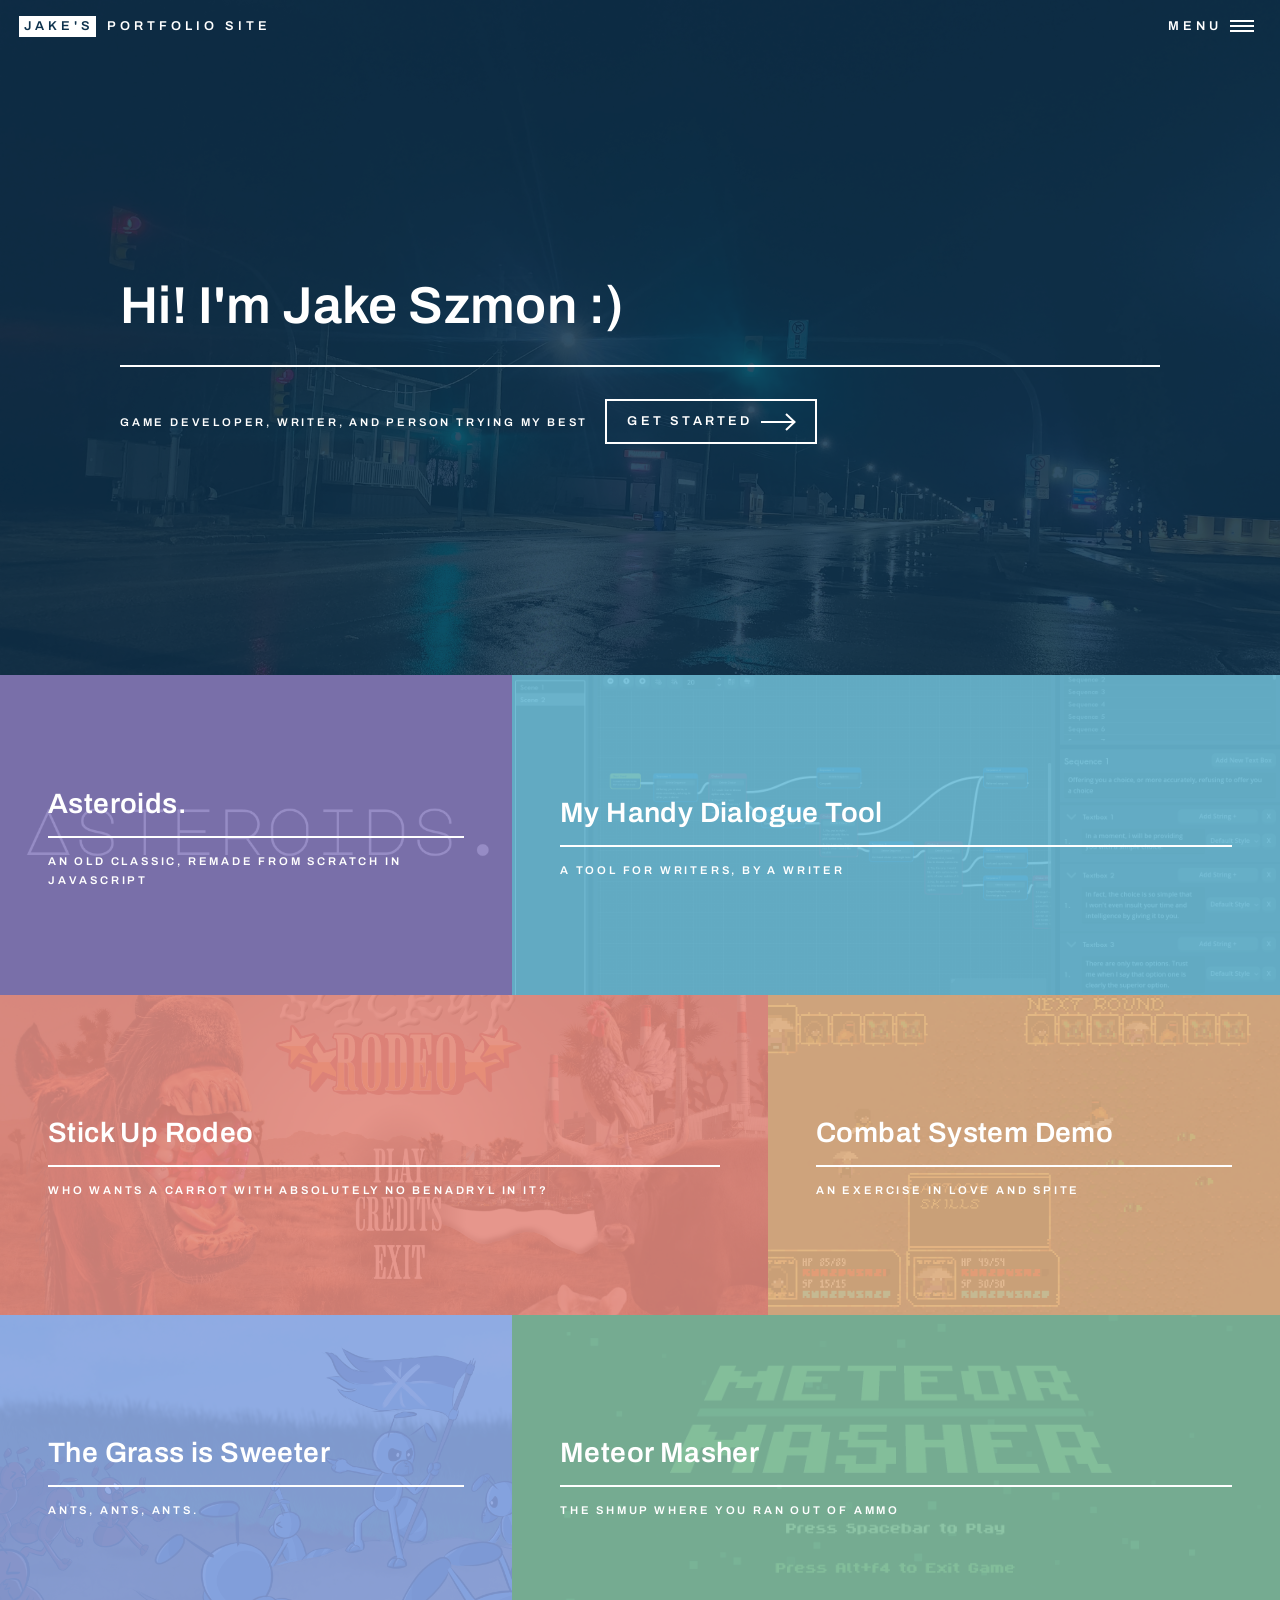
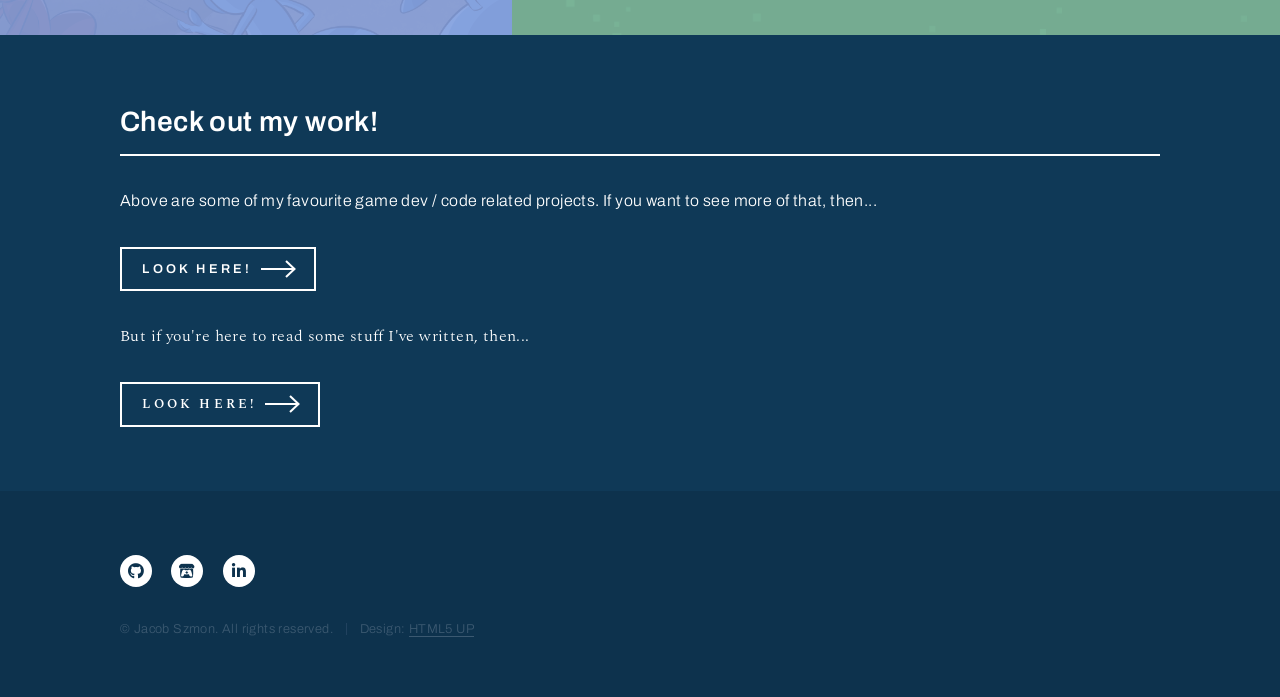
<file: index.html>
<!DOCTYPE HTML>
<!--
	Forty by HTML5 UP
	html5up.net | @ajlkn
	Free for personal and commercial use under the CCA 3.0 license (html5up.net/license)
-->
<html>
	<head>
		<title>Jake Szmon</title>
		<meta charset="utf-8" />
		<meta name="viewport" content="width=device-width, initial-scale=1, user-scalable=no" />
		<link rel="stylesheet" href="assets/css/main.css" />
		<noscript><link rel="stylesheet" href="assets/css/noscript.css" /></noscript>
	</head>
	<body class="is-preload">

		<!-- Wrapper -->
			<div id="wrapper">

				<!-- Header -->
					<header id="header" class="alt">
						<a href="index.html" class="logo"><strong>Jake<span>'s</span></strong> <span>Portfolio Site</span></a>
						<nav>
							<a href="#menu">Menu</a>
						</nav>
					</header>

				<!-- Menu -->
					<nav id="menu">
						<ul class="links">
							<li><a href="index.html">Home</a></li>
							<li><a href="/assets/pages/ProgrammingProjects.html">Programming Projects</a></li>
						</ul>
					</nav>

				<!-- Banner -->
					<section id="banner" class="major">
						<div class="inner">
							<header class="major">
								<h1>Hi! I'm Jake Szmon :)</h1>
							</header>
							<div class="content">
								<p >Game Developer, Writer, and person trying my best</p>
								<ul class="actions">
									<li><a href="#one" class="button next scrolly">Get Started</a></li>
								</ul>
							</div>
						</div>
					</section>

				<!-- Main -->
					<div id="main">

						<!-- One -->
							<section id="one" class="tiles">
								<article>
									<span class="image">
										<img src="/assets/images/projects/asteroids/aster_Header.png" alt="" />
									</span>
									<header class="major">
										<h3><a href="/assets/pages/projects/asteroids.html" class="link">Asteroids.</a></h3>
										<p>An old classic, remade from scratch in javascript</p>
									</header>
								</article>
								<article>
									<span class="image">
										<img src="/assets/images/projects/dialogue/JHDT_Header.png" alt="" />
									</span>
									<header class="major">
										<h3><a href="/assets/pages/projects/jakeshandydialoguetool.html" class="link">My Handy Dialogue Tool</a></h3>
										<p>A tool for writers, by a writer</p>
									</header>
								</article>
								<article>
									<span class="image">
										<img src="/assets/images/projects/stickup/StickUp_Header.png" alt="" />
									</span>
									<header class="major">
										<h3><a href="/assets/pages/projects/stickuprodeo.html" class="link">Stick Up Rodeo</a></h3>
										<p>Who wants a carrot with absolutely no Benadryl in it?</p>
									</header>
								</article>
								<article>
									<span class="image">
										<img src="/assets/images/projects/turnbased/TBB_Header.png" alt="" />
									</span>
									<header class="major">
										<h3><a href="/assets/pages/projects/turnbasedcombat.html" class="link">Combat System Demo</a></h3>
										<p>An Exercise in Love and Spite</p>
									</header>
								</article>
								<article>
									<span class="image">
										<img src="/assets/images/projects/sweetgrass/TGiS_Header.png" alt="" />
									</span>
									<header class="major">
										<h3><a href="/assets/pages/projects/thegrassissweeter.html" class="link">The Grass is Sweeter</a></h3>
										<p>Ants, Ants, Ants.</p>
									</header>
								</article>
								<article>
									<span class="image">
										<img src="/assets/images/projects/meteormasher/MM_Header.png" alt="" />
									</span>
									<header class="major">
										<h3><a href="/assets/pages/projects/meteormasher.html" class="link">Meteor Masher</a></h3>
										<p>The SHMUP where you ran out of ammo</p>
									</header>
								</article>
							</section>

						<!-- Two -->
							<section id="two">
								<div class="inner">
									<header class="major">
										<h2>Check out my work!</h2>
									</header>
									<p >Above are some of my favourite game dev / code related projects. If you want to see more of that, then...</p>
									<ul class="actions">
										<li><a href="/assets/pages/ProgrammingProjects.html" class="button next">Look Here!</a></li>
									</ul>
									<p class="bodyText">But if you're here to read some stuff I've written, then...</p>
									<ul class="actions">
										<li><a href="/assets/pages/UnderConstruction.html" class="button next bodyText">Look Here!</a></li>
									</ul>
								</div>
							</section>

					</div>


				<!-- Footer -->
					<footer id="footer">
						<div class="inner">
							<ul class="icons">
								<li><a href="https://github.com/jacobszmon" class="icon brands alt fa-github"><span class="label">GitHub</span></a></li>
								<li><a href="https://szmonjbob.itch.io/" class="icon brands alt fa-itch-io"><span class="label">Itch</span></a></li>
								<li><a href="https://www.linkedin.com/in/jake-szmon-65138b3aa/" class="icon brands alt fa-linkedin-in"><span class="label">LinkedIn</span></a></li>
							</ul>
							<ul class="copyright">
								<li>&copy; Jacob Szmon. All rights reserved.</li><li>Design: <a href="https://html5up.net">HTML5 UP</a></li>
							</ul>
						</div>
					</footer>

			</div>

		<!-- Scripts -->
			<script src="assets/js/jquery.min.js"></script>
			<script src="assets/js/jquery.scrolly.min.js"></script>
			<script src="assets/js/jquery.scrollex.min.js"></script>
			<script src="assets/js/browser.min.js"></script>
			<script src="assets/js/breakpoints.min.js"></script>
			<script src="assets/js/util.js"></script>
			<script src="assets/js/main.js"></script>

	</body>
</html>
</file>
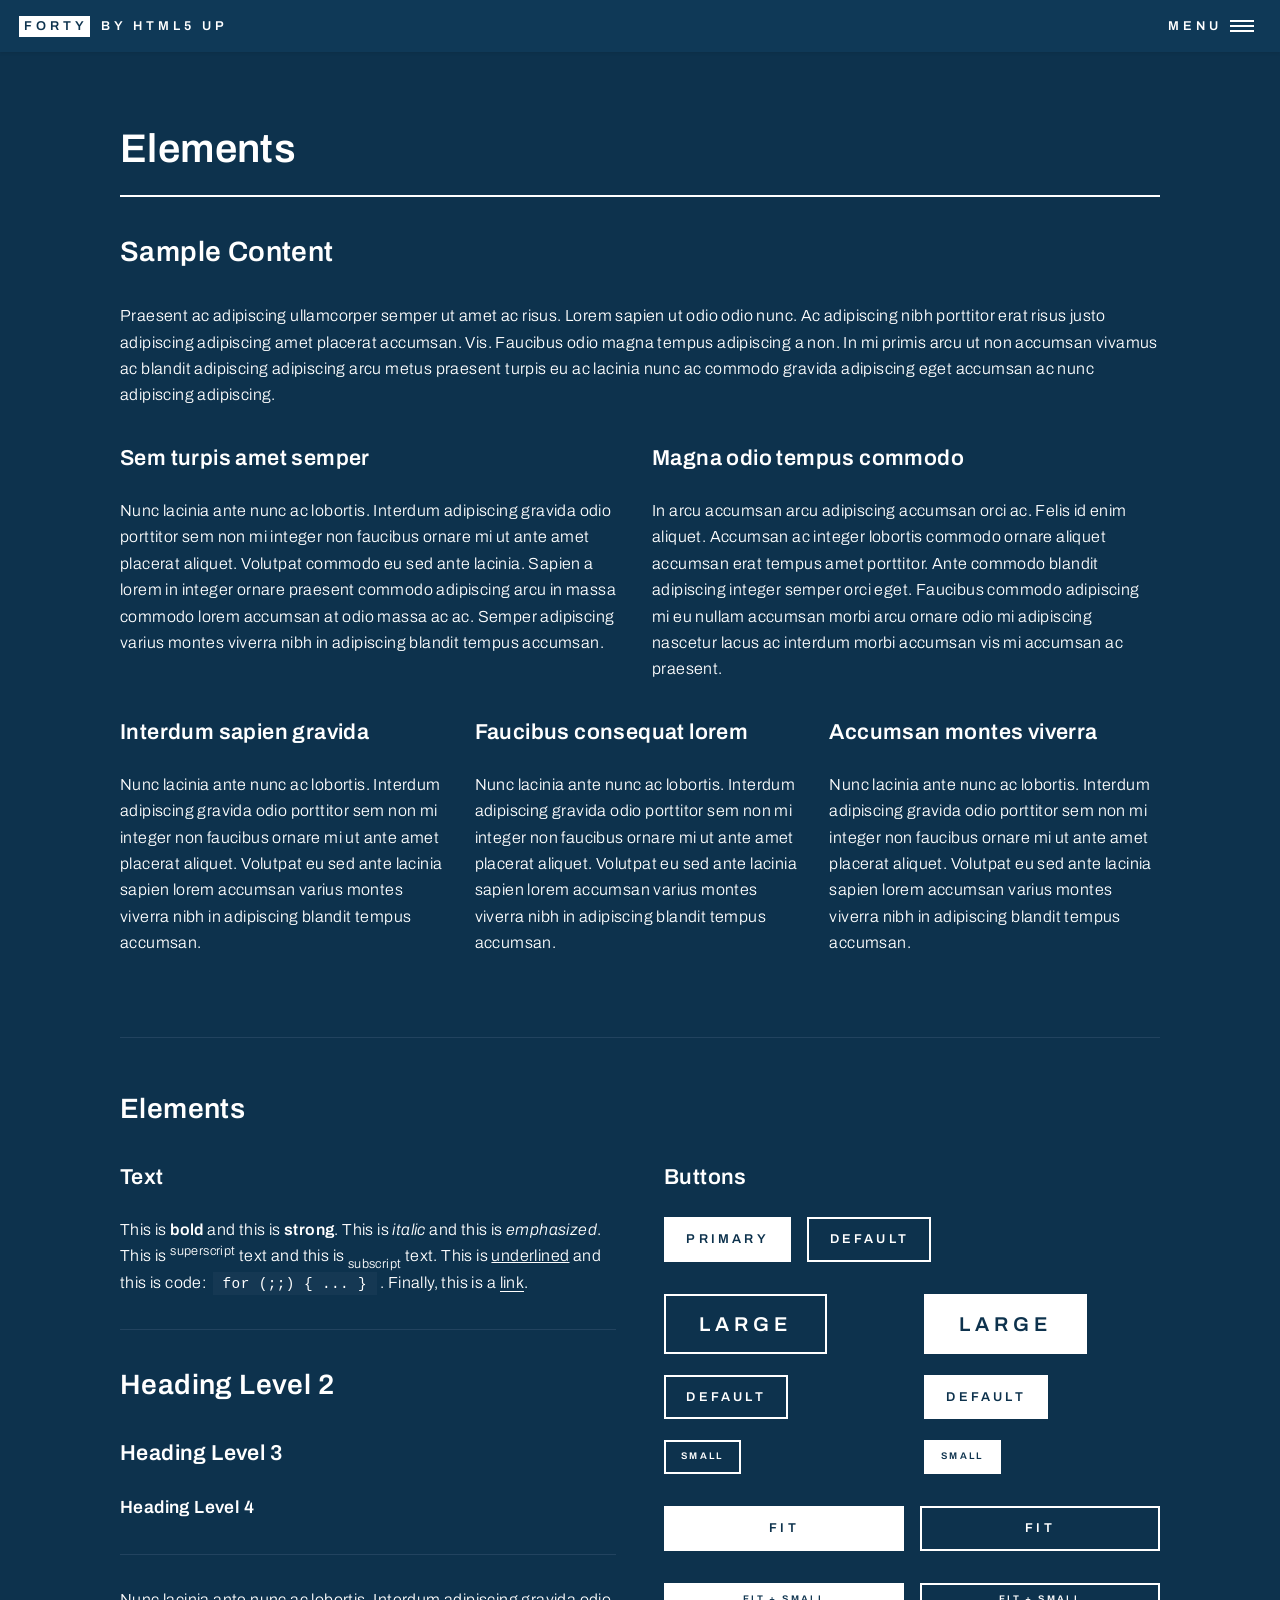
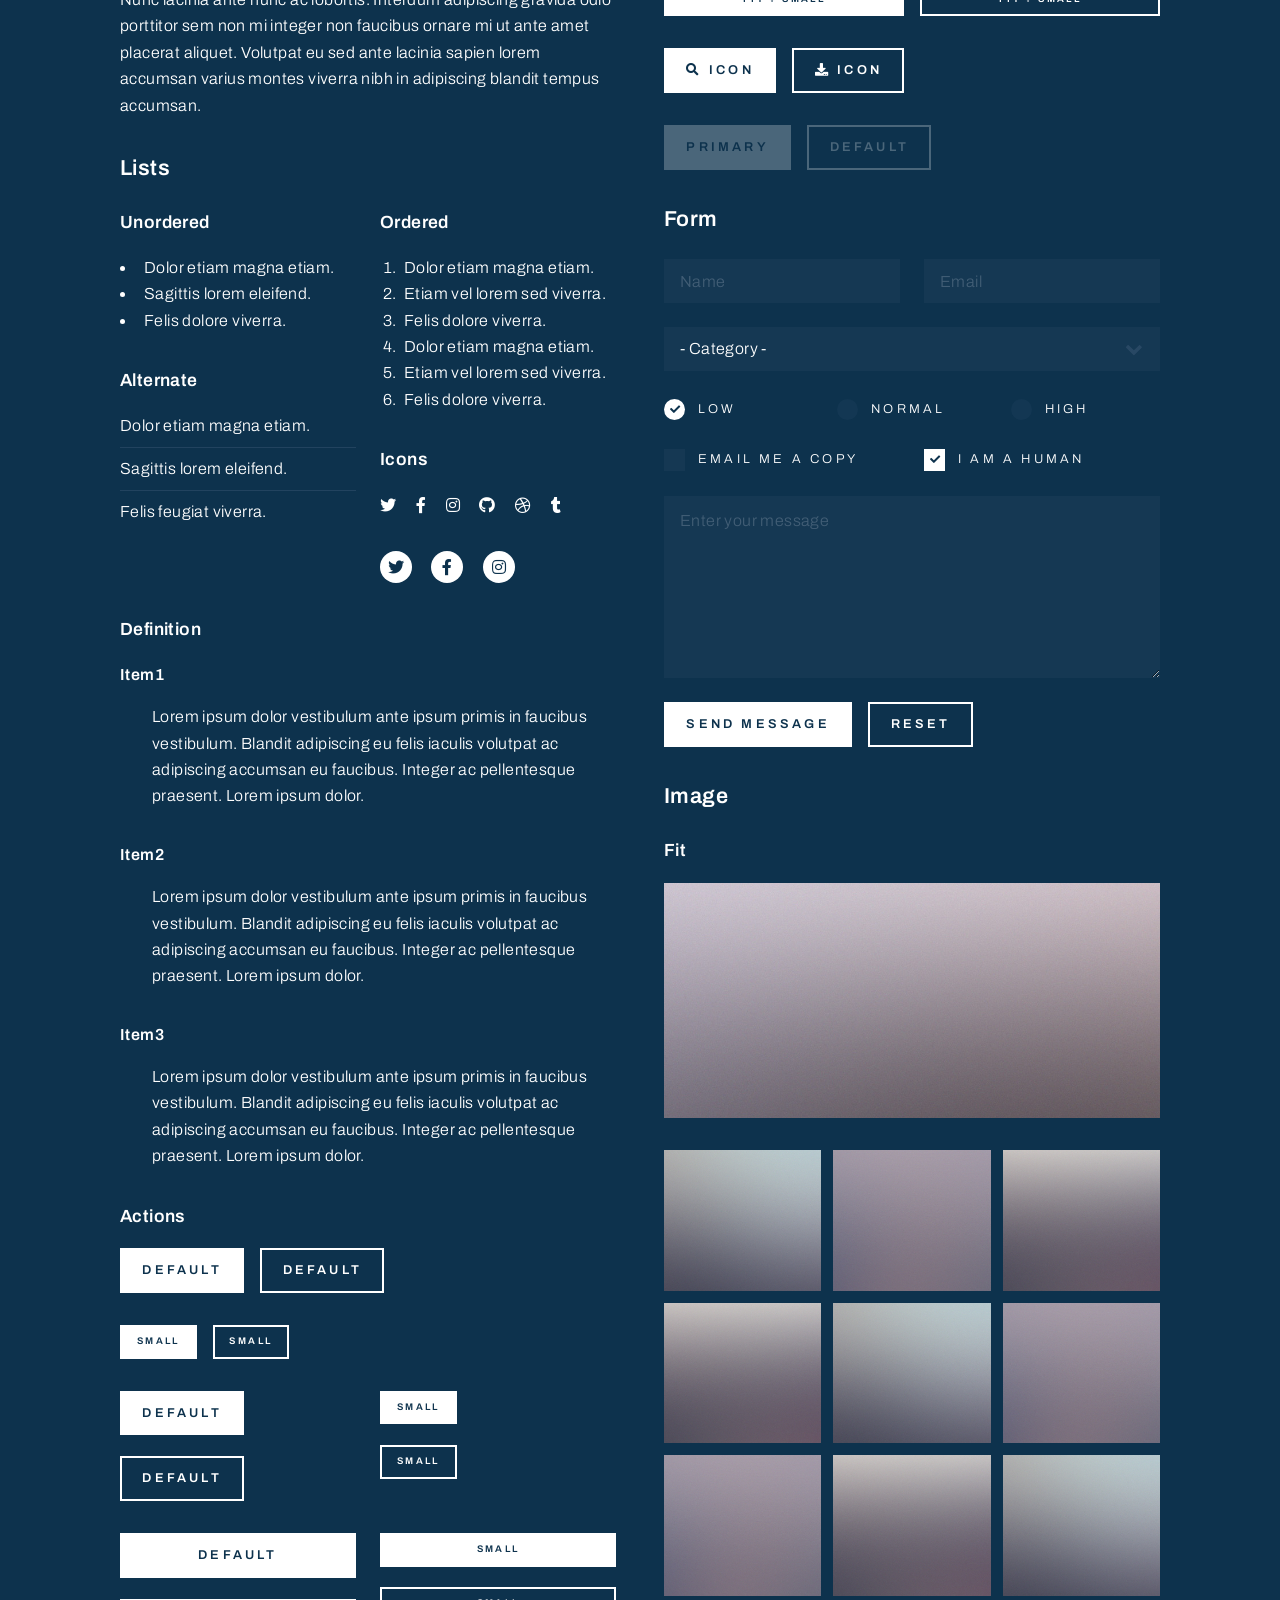
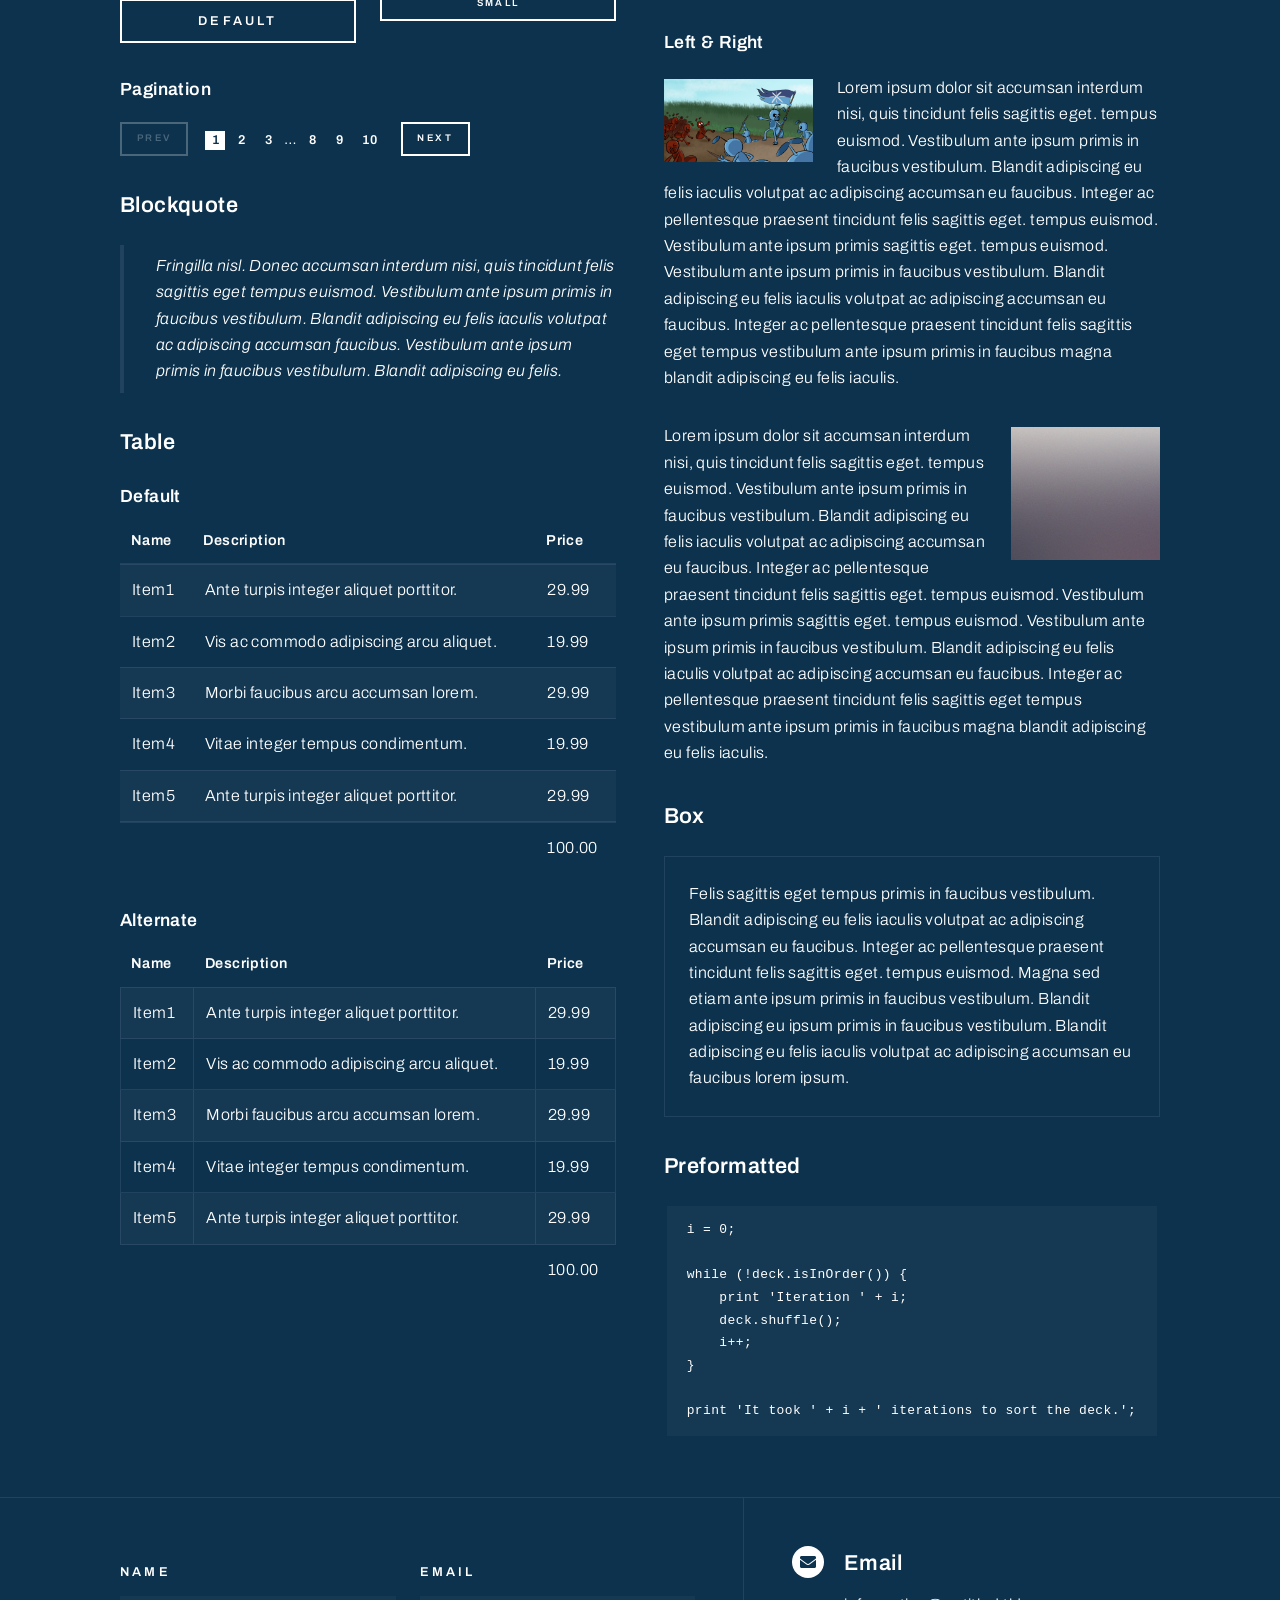
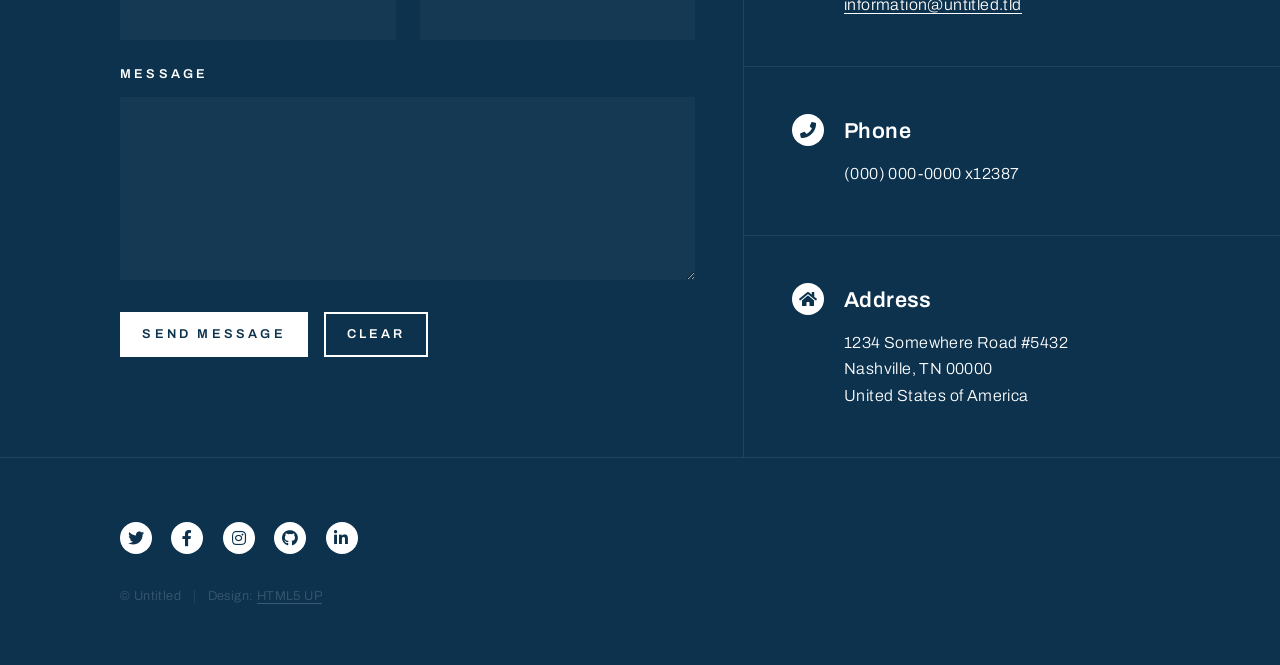
<file: elements.html>
<!DOCTYPE HTML>
<!--
	Forty by HTML5 UP
	html5up.net | @ajlkn
	Free for personal and commercial use under the CCA 3.0 license (html5up.net/license)
-->
<html>
	<head>
		<title>Elements - Forty by HTML5 UP</title>
		<meta charset="utf-8" />
		<meta name="viewport" content="width=device-width, initial-scale=1, user-scalable=no" />
		<link rel="stylesheet" href="assets/css/main.css" />
		<noscript><link rel="stylesheet" href="assets/css/noscript.css" /></noscript>
	</head>
	<body class="is-preload">

		<!-- Wrapper -->
			<div id="wrapper">

				<!-- Header -->
					<header id="header">
						<a href="index.html" class="logo"><strong>Forty</strong> <span>by HTML5 UP</span></a>
						<nav>
							<a href="#menu">Menu</a>
						</nav>
					</header>

				<!-- Menu -->
					<nav id="menu">
						<ul class="links">
							<li><a href="index.html">Home</a></li>
							<li><a href="landing.html">Landing</a></li>
							<li><a href="generic.html">Generic</a></li>
							<li><a href="elements.html">Elements</a></li>
						</ul>
						<ul class="actions stacked">
							<li><a href="#" class="button primary fit">Get Started</a></li>
							<li><a href="#" class="button fit">Log In</a></li>
						</ul>
					</nav>

				<!-- Main -->
					<div id="main" class="alt">

						<!-- One -->
							<section id="one">
								<div class="inner">
									<header class="major">
										<h1>Elements</h1>
									</header>

									<!-- Content -->
										<h2 id="content">Sample Content</h2>
										<p>Praesent ac adipiscing ullamcorper semper ut amet ac risus. Lorem sapien ut odio odio nunc. Ac adipiscing nibh porttitor erat risus justo adipiscing adipiscing amet placerat accumsan. Vis. Faucibus odio magna tempus adipiscing a non. In mi primis arcu ut non accumsan vivamus ac blandit adipiscing adipiscing arcu metus praesent turpis eu ac lacinia nunc ac commodo gravida adipiscing eget accumsan ac nunc adipiscing adipiscing.</p>
										<div class="row">
											<div class="col-6 col-12-small">
												<h3>Sem turpis amet semper</h3>
												<p>Nunc lacinia ante nunc ac lobortis. Interdum adipiscing gravida odio porttitor sem non mi integer non faucibus ornare mi ut ante amet placerat aliquet. Volutpat commodo eu sed ante lacinia. Sapien a lorem in integer ornare praesent commodo adipiscing arcu in massa commodo lorem accumsan at odio massa ac ac. Semper adipiscing varius montes viverra nibh in adipiscing blandit tempus accumsan.</p>
											</div>
											<div class="col-6 col-12-small">
												<h3>Magna odio tempus commodo</h3>
												<p>In arcu accumsan arcu adipiscing accumsan orci ac. Felis id enim aliquet. Accumsan ac integer lobortis commodo ornare aliquet accumsan erat tempus amet porttitor. Ante commodo blandit adipiscing integer semper orci eget. Faucibus commodo adipiscing mi eu nullam accumsan morbi arcu ornare odio mi adipiscing nascetur lacus ac interdum morbi accumsan vis mi accumsan ac praesent.</p>
											</div>
											<!-- Break -->
											<div class="col-4 col-12-medium">
												<h3>Interdum sapien gravida</h3>
												<p>Nunc lacinia ante nunc ac lobortis. Interdum adipiscing gravida odio porttitor sem non mi integer non faucibus ornare mi ut ante amet placerat aliquet. Volutpat eu sed ante lacinia sapien lorem accumsan varius montes viverra nibh in adipiscing blandit tempus accumsan.</p>
											</div>
											<div class="col-4 col-12-medium">
												<h3>Faucibus consequat lorem</h3>
												<p>Nunc lacinia ante nunc ac lobortis. Interdum adipiscing gravida odio porttitor sem non mi integer non faucibus ornare mi ut ante amet placerat aliquet. Volutpat eu sed ante lacinia sapien lorem accumsan varius montes viverra nibh in adipiscing blandit tempus accumsan.</p>
											</div>
											<div class="col-4 col-12-medium">
												<h3>Accumsan montes viverra</h3>
												<p>Nunc lacinia ante nunc ac lobortis. Interdum adipiscing gravida odio porttitor sem non mi integer non faucibus ornare mi ut ante amet placerat aliquet. Volutpat eu sed ante lacinia sapien lorem accumsan varius montes viverra nibh in adipiscing blandit tempus accumsan.</p>
											</div>
										</div>

									<hr class="major" />

									<!-- Elements -->
										<h2 id="elements">Elements</h2>
										<div class="row gtr-200">
											<div class="col-6 col-12-medium">

												<!-- Text stuff -->
													<h3>Text</h3>
													<p>This is <b>bold</b> and this is <strong>strong</strong>. This is <i>italic</i> and this is <em>emphasized</em>.
													This is <sup>superscript</sup> text and this is <sub>subscript</sub> text.
													This is <u>underlined</u> and this is code: <code>for (;;) { ... }</code>.
													Finally, this is a <a href="#">link</a>.</p>
													<hr />
													<h2>Heading Level 2</h2>
													<h3>Heading Level 3</h3>
													<h4>Heading Level 4</h4>
													<hr />
													<p>Nunc lacinia ante nunc ac lobortis. Interdum adipiscing gravida odio porttitor sem non mi integer non faucibus ornare mi ut ante amet placerat aliquet. Volutpat eu sed ante lacinia sapien lorem accumsan varius montes viverra nibh in adipiscing blandit tempus accumsan.</p>

												<!-- Lists -->
													<h3>Lists</h3>
													<div class="row">
														<div class="col-6 col-12-small">

															<h4>Unordered</h4>
															<ul>
																<li>Dolor etiam magna etiam.</li>
																<li>Sagittis lorem eleifend.</li>
																<li>Felis dolore viverra.</li>
															</ul>

															<h4>Alternate</h4>
															<ul class="alt">
																<li>Dolor etiam magna etiam.</li>
																<li>Sagittis lorem eleifend.</li>
																<li>Felis feugiat viverra.</li>
															</ul>

														</div>
														<div class="col-6 col-12-small">

															<h4>Ordered</h4>
															<ol>
																<li>Dolor etiam magna etiam.</li>
																<li>Etiam vel lorem sed viverra.</li>
																<li>Felis dolore viverra.</li>
																<li>Dolor etiam magna etiam.</li>
																<li>Etiam vel lorem sed viverra.</li>
																<li>Felis dolore viverra.</li>
															</ol>

															<h4>Icons</h4>
															<ul class="icons">
																<li><a href="#" class="icon brands fa-twitter"><span class="label">Twitter</span></a></li>
																<li><a href="#" class="icon brands fa-facebook-f"><span class="label">Facebook</span></a></li>
																<li><a href="#" class="icon brands fa-instagram"><span class="label">Instagram</span></a></li>
																<li><a href="#" class="icon brands fa-github"><span class="label">Github</span></a></li>
																<li><a href="#" class="icon brands fa-dribbble"><span class="label">Dribbble</span></a></li>
																<li><a href="#" class="icon brands fa-tumblr"><span class="label">Tumblr</span></a></li>
															</ul>
															<ul class="icons">
																<li><a href="#" class="icon brands alt fa-twitter"><span class="label">Twitter</span></a></li>
																<li><a href="#" class="icon brands alt fa-facebook-f"><span class="label">Facebook</span></a></li>
																<li><a href="#" class="icon brands alt fa-instagram"><span class="label">Instagram</span></a></li>
															</ul>

														</div>
													</div>
													<h4>Definition</h4>
													<dl>
														<dt>Item1</dt>
														<dd>
															<p>Lorem ipsum dolor vestibulum ante ipsum primis in faucibus vestibulum. Blandit adipiscing eu felis iaculis volutpat ac adipiscing accumsan eu faucibus. Integer ac pellentesque praesent. Lorem ipsum dolor.</p>
														</dd>
														<dt>Item2</dt>
														<dd>
															<p>Lorem ipsum dolor vestibulum ante ipsum primis in faucibus vestibulum. Blandit adipiscing eu felis iaculis volutpat ac adipiscing accumsan eu faucibus. Integer ac pellentesque praesent. Lorem ipsum dolor.</p>
														</dd>
														<dt>Item3</dt>
														<dd>
															<p>Lorem ipsum dolor vestibulum ante ipsum primis in faucibus vestibulum. Blandit adipiscing eu felis iaculis volutpat ac adipiscing accumsan eu faucibus. Integer ac pellentesque praesent. Lorem ipsum dolor.</p>
														</dd>
													</dl>

													<h4>Actions</h4>
													<ul class="actions">
														<li><a href="#" class="button primary">Default</a></li>
														<li><a href="#" class="button">Default</a></li>
													</ul>
													<ul class="actions small">
														<li><a href="#" class="button primary small">Small</a></li>
														<li><a href="#" class="button small">Small</a></li>
													</ul>
													<div class="row">
														<div class="col-6 col-12-small">
															<ul class="actions stacked">
																<li><a href="#" class="button primary">Default</a></li>
																<li><a href="#" class="button">Default</a></li>
															</ul>
														</div>
														<div class="col-6 col-12-small">
															<ul class="actions stacked">
																<li><a href="#" class="button primary small">Small</a></li>
																<li><a href="#" class="button small">Small</a></li>
															</ul>
														</div>
														<div class="col-6 col-12-small">
															<ul class="actions stacked">
																<li><a href="#" class="button primary fit">Default</a></li>
																<li><a href="#" class="button fit">Default</a></li>
															</ul>
														</div>
														<div class="col-6 col-12-small">
															<ul class="actions stacked">
																<li><a href="#" class="button primary small fit">Small</a></li>
																<li><a href="#" class="button small fit">Small</a></li>
															</ul>
														</div>
													</div>

													<h4>Pagination</h4>
													<ul class="pagination">
														<li><span class="button small disabled">Prev</span></li>
														<li><a href="#" class="page active">1</a></li>
														<li><a href="#" class="page">2</a></li>
														<li><a href="#" class="page">3</a></li>
														<li><span>&hellip;</span></li>
														<li><a href="#" class="page">8</a></li>
														<li><a href="#" class="page">9</a></li>
														<li><a href="#" class="page">10</a></li>
														<li><a href="#" class="button small">Next</a></li>
													</ul>

												<!-- Blockquote -->
													<h3>Blockquote</h3>
													<blockquote>Fringilla nisl. Donec accumsan interdum nisi, quis tincidunt felis sagittis eget tempus euismod. Vestibulum ante ipsum primis in faucibus vestibulum. Blandit adipiscing eu felis iaculis volutpat ac adipiscing accumsan faucibus. Vestibulum ante ipsum primis in faucibus vestibulum. Blandit adipiscing eu felis.</blockquote>

												<!-- Table -->
													<h3>Table</h3>

													<h4>Default</h4>
													<div class="table-wrapper">
														<table>
															<thead>
																<tr>
																	<th>Name</th>
																	<th>Description</th>
																	<th>Price</th>
																</tr>
															</thead>
															<tbody>
																<tr>
																	<td>Item1</td>
																	<td>Ante turpis integer aliquet porttitor.</td>
																	<td>29.99</td>
																</tr>
																<tr>
																	<td>Item2</td>
																	<td>Vis ac commodo adipiscing arcu aliquet.</td>
																	<td>19.99</td>
																</tr>
																<tr>
																	<td>Item3</td>
																	<td> Morbi faucibus arcu accumsan lorem.</td>
																	<td>29.99</td>
																</tr>
																<tr>
																	<td>Item4</td>
																	<td>Vitae integer tempus condimentum.</td>
																	<td>19.99</td>
																</tr>
																<tr>
																	<td>Item5</td>
																	<td>Ante turpis integer aliquet porttitor.</td>
																	<td>29.99</td>
																</tr>
															</tbody>
															<tfoot>
																<tr>
																	<td colspan="2"></td>
																	<td>100.00</td>
																</tr>
															</tfoot>
														</table>
													</div>

													<h4>Alternate</h4>
													<div class="table-wrapper">
														<table class="alt">
															<thead>
																<tr>
																	<th>Name</th>
																	<th>Description</th>
																	<th>Price</th>
																</tr>
															</thead>
															<tbody>
																<tr>
																	<td>Item1</td>
																	<td>Ante turpis integer aliquet porttitor.</td>
																	<td>29.99</td>
																</tr>
																<tr>
																	<td>Item2</td>
																	<td>Vis ac commodo adipiscing arcu aliquet.</td>
																	<td>19.99</td>
																</tr>
																<tr>
																	<td>Item3</td>
																	<td> Morbi faucibus arcu accumsan lorem.</td>
																	<td>29.99</td>
																</tr>
																<tr>
																	<td>Item4</td>
																	<td>Vitae integer tempus condimentum.</td>
																	<td>19.99</td>
																</tr>
																<tr>
																	<td>Item5</td>
																	<td>Ante turpis integer aliquet porttitor.</td>
																	<td>29.99</td>
																</tr>
															</tbody>
															<tfoot>
																<tr>
																	<td colspan="2"></td>
																	<td>100.00</td>
																</tr>
															</tfoot>
														</table>
													</div>

											</div>
											<div class="col-6 col-12-medium">

												<!-- Buttons -->
													<h3>Buttons</h3>
													<ul class="actions">
														<li><a href="#" class="button primary">Primary</a></li>
														<li><a href="#" class="button">Default</a></li>
													</ul>
													<div class="row">
														<div class="col-6 col-12-xsmall">
															<ul class="actions stacked">
																<li><a href="#" class="button large">Large</a></li>
																<li><a href="#" class="button">Default</a></li>
																<li><a href="#" class="button small">Small</a></li>
															</ul>
														</div>
														<div class="col-6 col-12-xsmall">
															<ul class="actions stacked">
																<li><a href="#" class="button primary large">Large</a></li>
																<li><a href="#" class="button primary">Default</a></li>
																<li><a href="#" class="button primary small">Small</a></li>
															</ul>
														</div>
													</div>
													<ul class="actions fit">
														<li><a href="#" class="button primary fit">Fit</a></li>
														<li><a href="#" class="button fit">Fit</a></li>
													</ul>
													<ul class="actions fit small">
														<li><a href="#" class="button primary fit small">Fit + Small</a></li>
														<li><a href="#" class="button fit small">Fit + Small</a></li>
													</ul>
													<ul class="actions">
														<li><a href="#" class="button primary icon solid fa-search">Icon</a></li>
														<li><a href="#" class="button icon solid fa-download">Icon</a></li>
													</ul>
													<ul class="actions">
														<li><span class="button primary disabled">Primary</span></li>
														<li><span class="button disabled">Default</span></li>
													</ul>

												<!-- Form -->
													<h3>Form</h3>

													<form method="post" action="#">
														<div class="row gtr-uniform">
															<div class="col-6 col-12-xsmall">
																<input type="text" name="demo-name" id="demo-name" value="" placeholder="Name" />
															</div>
															<div class="col-6 col-12-xsmall">
																<input type="email" name="demo-email" id="demo-email" value="" placeholder="Email" />
															</div>
															<!-- Break -->
															<div class="col-12">
																<select name="demo-category" id="demo-category">
																	<option value="">- Category -</option>
																	<option value="1">Manufacturing</option>
																	<option value="1">Shipping</option>
																	<option value="1">Administration</option>
																	<option value="1">Human Resources</option>
																</select>
															</div>
															<!-- Break -->
															<div class="col-4 col-12-small">
																<input type="radio" id="demo-priority-low" name="demo-priority" checked>
																<label for="demo-priority-low">Low</label>
															</div>
															<div class="col-4 col-12-small">
																<input type="radio" id="demo-priority-normal" name="demo-priority">
																<label for="demo-priority-normal">Normal</label>
															</div>
															<div class="col-4 col-12-small">
																<input type="radio" id="demo-priority-high" name="demo-priority">
																<label for="demo-priority-high">High</label>
															</div>
															<!-- Break -->
															<div class="col-6 col-12-small">
																<input type="checkbox" id="demo-copy" name="demo-copy">
																<label for="demo-copy">Email me a copy</label>
															</div>
															<div class="col-6 col-12-small">
																<input type="checkbox" id="demo-human" name="demo-human" checked>
																<label for="demo-human">I am a human</label>
															</div>
															<!-- Break -->
															<div class="col-12">
																<textarea name="demo-message" id="demo-message" placeholder="Enter your message" rows="6"></textarea>
															</div>
															<!-- Break -->
															<div class="col-12">
																<ul class="actions">
																	<li><input type="submit" value="Send Message" class="primary" /></li>
																	<li><input type="reset" value="Reset" /></li>
																</ul>
															</div>
														</div>
													</form>

												<!-- Image -->
													<h3>Image</h3>

													<h4>Fit</h4>
													<span class="image fit"><img src="/assets/images/placeholders/pic03.jpg" alt="" /></span>
													<div class="box alt">
														<div class="row gtr-50 gtr-uniform">
															<div class="col-4"><span class="image fit"><img src="/assets/images/placeholders/pic08.jpg" alt="" /></span></div>
															<div class="col-4"><span class="image fit"><img src="/assets/images/placeholders/pic09.jpg" alt="" /></span></div>
															<div class="col-4"><span class="image fit"><img src="/assets/images/placeholders/pic10.jpg" alt="" /></span></div>
															<!-- Break -->
															<div class="col-4"><span class="image fit"><img src="/assets/images/placeholders/pic10.jpg" alt="" /></span></div>
															<div class="col-4"><span class="image fit"><img src="/assets/images/placeholders/pic08.jpg" alt="" /></span></div>
															<div class="col-4"><span class="image fit"><img src="/assets/images/placeholders/pic09.jpg" alt="" /></span></div>
															<!-- Break -->
															<div class="col-4"><span class="image fit"><img src="/assets/images/placeholders/pic09.jpg" alt="" /></span></div>
															<div class="col-4"><span class="image fit"><img src="/assets/images/placeholders/pic10.jpg" alt="" /></span></div>
															<div class="col-4"><span class="image fit"><img src="/assets/images/placeholders/pic08.jpg" alt="" /></span></div>
														</div>
													</div>

													<h4>Left &amp; Right</h4>
													<p><span class="image left"><img src="/assets/images/projects/sweetgrass/TGiS_Header.png" alt="" /></span>Lorem ipsum dolor sit accumsan interdum nisi, quis tincidunt felis sagittis eget. tempus euismod. Vestibulum ante ipsum primis in faucibus vestibulum. Blandit adipiscing eu felis iaculis volutpat ac adipiscing accumsan eu faucibus. Integer ac pellentesque praesent tincidunt felis sagittis eget. tempus euismod. Vestibulum ante ipsum primis sagittis eget. tempus euismod. Vestibulum ante ipsum primis in faucibus vestibulum. Blandit adipiscing eu felis iaculis volutpat ac adipiscing accumsan eu faucibus. Integer ac pellentesque praesent tincidunt felis sagittis eget tempus vestibulum ante ipsum primis in faucibus magna blandit adipiscing eu felis iaculis.</p>
													<p><span class="image right"><img src="/assets/images/placeholders/pic10.jpg" alt="" /></span>Lorem ipsum dolor sit accumsan interdum nisi, quis tincidunt felis sagittis eget. tempus euismod. Vestibulum ante ipsum primis in faucibus vestibulum. Blandit adipiscing eu felis iaculis volutpat ac adipiscing accumsan eu faucibus. Integer ac pellentesque praesent tincidunt felis sagittis eget. tempus euismod. Vestibulum ante ipsum primis sagittis eget. tempus euismod. Vestibulum ante ipsum primis in faucibus vestibulum. Blandit adipiscing eu felis iaculis volutpat ac adipiscing accumsan eu faucibus. Integer ac pellentesque praesent tincidunt felis sagittis eget tempus vestibulum ante ipsum primis in faucibus magna blandit adipiscing eu felis iaculis.</p>

												<!-- Box -->
													<h3>Box</h3>
													<div class="box">
														<p>Felis sagittis eget tempus primis in faucibus vestibulum. Blandit adipiscing eu felis iaculis volutpat ac adipiscing accumsan eu faucibus. Integer ac pellentesque praesent tincidunt felis sagittis eget. tempus euismod. Magna sed etiam ante ipsum primis in faucibus vestibulum. Blandit adipiscing eu ipsum primis in faucibus vestibulum. Blandit adipiscing eu felis iaculis volutpat ac adipiscing accumsan eu faucibus lorem ipsum.</p>
													</div>

												<!-- Preformatted Code -->
													<h3>Preformatted</h3>
													<pre><code>i = 0;

while (!deck.isInOrder()) {
    print 'Iteration ' + i;
    deck.shuffle();
    i++;
}

print 'It took ' + i + ' iterations to sort the deck.';
</code></pre>

											</div>
										</div>

								</div>
							</section>

					</div>

				<!-- Contact -->
					<section id="contact">
						<div class="inner">
							<section>
								<form method="post" action="#">
									<div class="fields">
										<div class="field half">
											<label for="name">Name</label>
											<input type="text" name="name" id="name" />
										</div>
										<div class="field half">
											<label for="email">Email</label>
											<input type="text" name="email" id="email" />
										</div>
										<div class="field">
											<label for="message">Message</label>
											<textarea name="message" id="message" rows="6"></textarea>
										</div>
									</div>
									<ul class="actions">
										<li><input type="submit" value="Send Message" class="primary" /></li>
										<li><input type="reset" value="Clear" /></li>
									</ul>
								</form>
							</section>
							<section class="split">
								<section>
									<div class="contact-method">
										<span class="icon solid alt fa-envelope"></span>
										<h3>Email</h3>
										<a href="#">information@untitled.tld</a>
									</div>
								</section>
								<section>
									<div class="contact-method">
										<span class="icon solid alt fa-phone"></span>
										<h3>Phone</h3>
										<span>(000) 000-0000 x12387</span>
									</div>
								</section>
								<section>
									<div class="contact-method">
										<span class="icon solid alt fa-home"></span>
										<h3>Address</h3>
										<span>1234 Somewhere Road #5432<br />
										Nashville, TN 00000<br />
										United States of America</span>
									</div>
								</section>
							</section>
						</div>
					</section>

				<!-- Footer -->
					<footer id="footer">
						<div class="inner">
							<ul class="icons">
								<li><a href="#" class="icon brands alt fa-twitter"><span class="label">Twitter</span></a></li>
								<li><a href="#" class="icon brands alt fa-facebook-f"><span class="label">Facebook</span></a></li>
								<li><a href="#" class="icon brands alt fa-instagram"><span class="label">Instagram</span></a></li>
								<li><a href="#" class="icon brands alt fa-github"><span class="label">GitHub</span></a></li>
								<li><a href="#" class="icon brands alt fa-linkedin-in"><span class="label">LinkedIn</span></a></li>
							</ul>
							<ul class="copyright">
								<li>&copy; Untitled</li><li>Design: <a href="https://html5up.net">HTML5 UP</a></li>
							</ul>
						</div>
					</footer>

			</div>

		<!-- Scripts -->
			<script src="assets/js/jquery.min.js"></script>
			<script src="assets/js/jquery.scrolly.min.js"></script>
			<script src="assets/js/jquery.scrollex.min.js"></script>
			<script src="assets/js/browser.min.js"></script>
			<script src="assets/js/breakpoints.min.js"></script>
			<script src="assets/js/util.js"></script>
			<script src="assets/js/main.js"></script>

	</body>
</html>
</file>
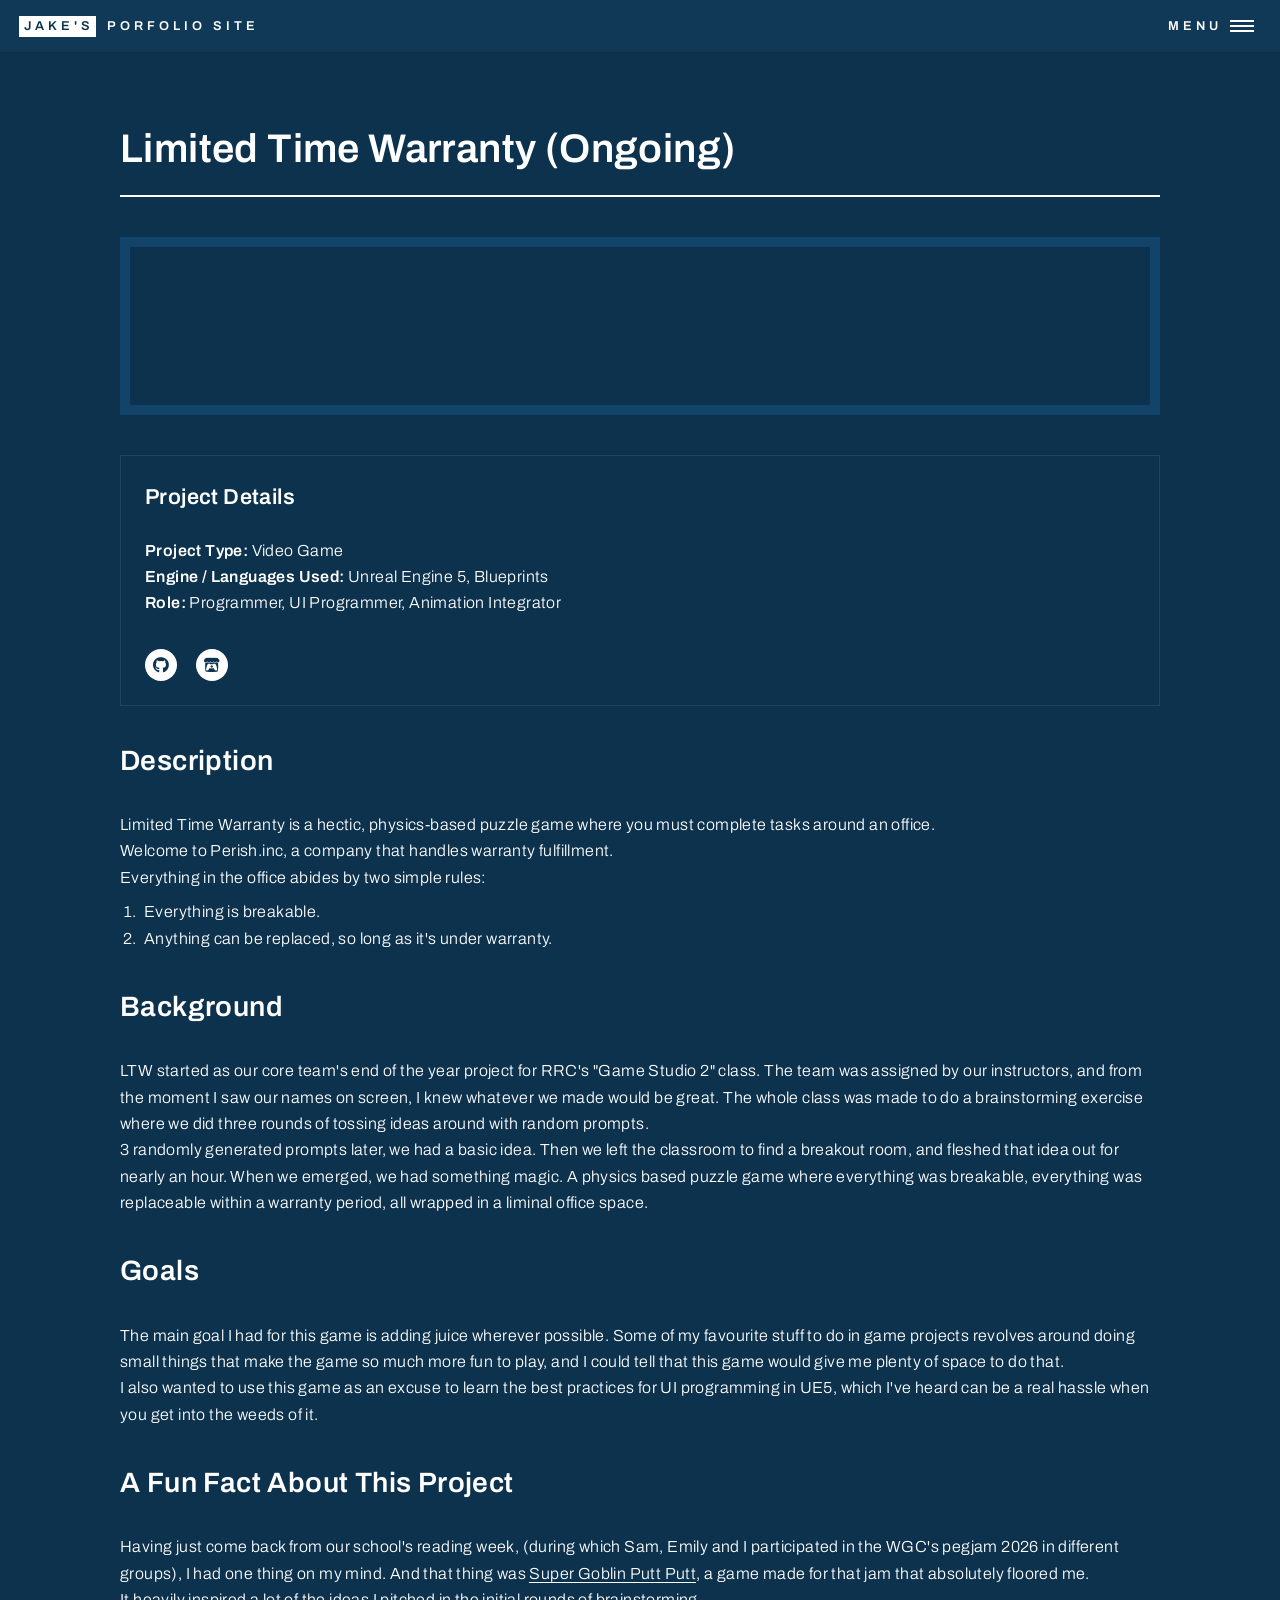
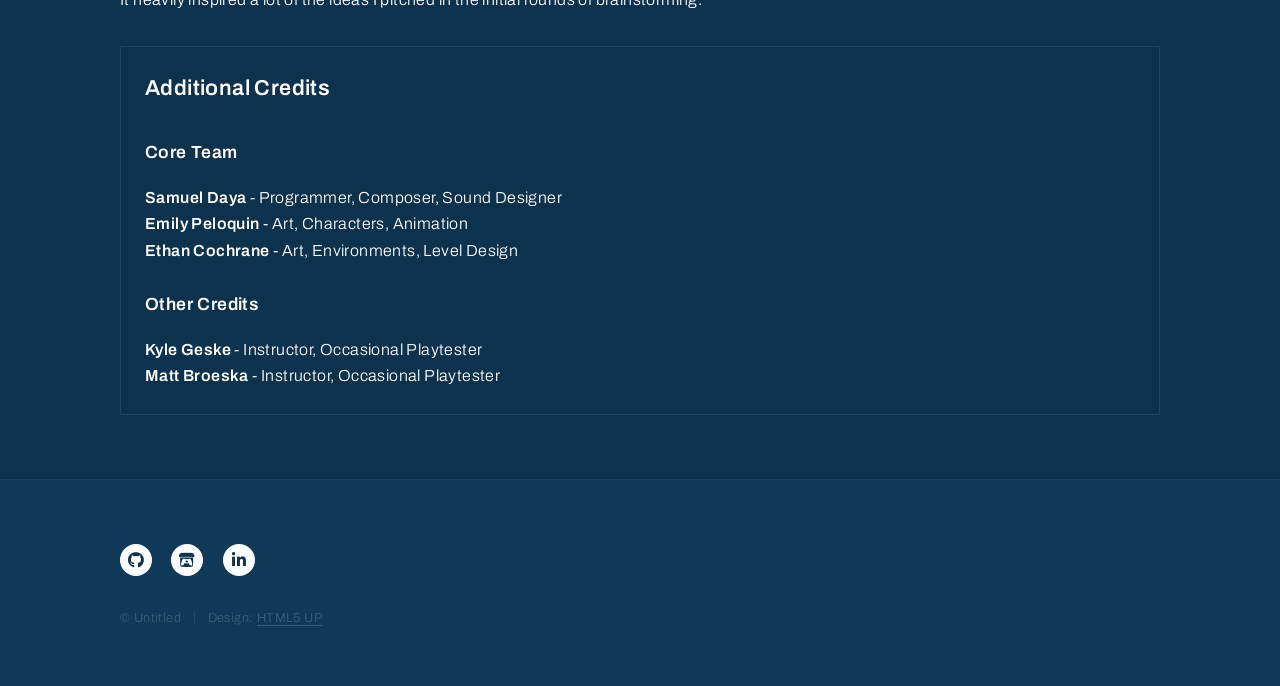
<file: LimitedTimeWarranty.html>
<!DOCTYPE HTML>
<!--
	Forty by HTML5 UP
	html5up.net | @ajlkn
	Free for personal and commercial use under the CCA 3.0 license (html5up.net/license)
-->
<html>
	<head>
		<title>Limited Time Warranty - Jake Szmon</title>
		<meta charset="utf-8" />
		<meta name="viewport" content="width=device-width, initial-scale=1, user-scalable=no" />
		<link rel="stylesheet" href="/assets/css/main.css" />
		<noscript><link rel="stylesheet" href="/assets/css/noscript.css" /></noscript>
	</head>
	<body class="is-preload">

		<!-- Wrapper -->
			<div id="wrapper">

				<!-- Header -->
					<header id="header">
						<a href="/index.html" class="logo"><strong>Jake<span>'s</span></strong> <span>Porfolio Site</span></a>
						<nav>
							<a href="#menu">Menu</a>
						</nav>
					</header>

				<!-- Menu -->
					<nav id="menu">
						<ul class="links">
							<li><a href="/index.html">Home</a></li>
							<li><a href="/assets/pages/ProgrammingProjects.html">Programming Projects</a></li>
						</ul>
					</nav>

				<!-- Main -->
					<div id="main" class="alt">

						<!-- One -->
							<section id="one">
								<div class="inner">
									<header class="major">
										<h1>Limited Time Warranty (Ongoing)</h1>
									</header>
									<span class="image main bordered">
										<div>
											<iframe width="100%" height="auto" src="https://www.youtube.com/embed/vFq_dBSrOS4?si=LfZV_HQRIh7pnuW9" title="YouTube video player" frameborder="0" allow="accelerometer; autoplay; clipboard-write; encrypted-media; gyroscope; picture-in-picture; web-share" referrerpolicy="strict-origin-when-cross-origin" allowfullscreen>
											</iframe>
										</div>
										
									</span>

									<div class="box">
										<h3>Project Details</h3>
										<p>
											<b>Project Type:</b> Video Game 
											<br> 
											<b>Engine / Languages Used:</b> Unreal Engine 5, Blueprints
											<br>
											<b>Role:</b> Programmer, UI Programmer, Animation Integrator
										</p>
										<ul class="icons details">
											<li><a href="https://github.com/OlivierRRC/StickUpRodeo/tree/jake's-tweaks" class="icon brands alt fa-github"><span class="label">GitHub</span></a></li>
											<li><a href="https://heliturtleop.itch.io/stickup-rodeo" class="icon brands alt fa-itch-io"><span class="label">Itch</span></a></li>
										</ul>
									</div>

									<h2>Description</h2>
									<p class="beforeList">
										Limited Time Warranty is a hectic, physics-based puzzle game where you must complete tasks around an office.
										<br>
										Welcome to Perish.inc, a company that handles warranty fulfillment. 
										<br>
										Everything in the office abides by two simple rules: 
										<ol>
											<li>Everything is breakable.</li>
											<li>Anything can be replaced, so long as it's under warranty.</li>
										</ol>
									</p>

									<h2>Background</h2>
									<p>
										LTW started as our core team's end of the year project for RRC's "Game Studio 2" class. The team was assigned by our instructors, and from the moment I saw our names on screen, I knew whatever we made would be great. The whole class was made to do a brainstorming exercise where we did three rounds of tossing ideas around with random prompts. 
										<br>
										3 randomly generated prompts later, we had a basic idea. Then we left the classroom to find a breakout room, and fleshed that idea out for nearly an hour. When we emerged, we had something magic. A physics based puzzle game where everything was breakable, everything was replaceable within a warranty period, all wrapped in a liminal office space.
										<br>
									</p>


									<h2>Goals</h2>
									<p>
										The main goal I had for this game is adding juice wherever possible. Some of my favourite stuff to do in game projects revolves around doing small things that make the game so much more fun to play, and I could tell that this game would give me plenty of space to do that.
										<br>
										I also wanted to use this game as an excuse to learn the best practices for UI programming in UE5, which I've heard can be a real hassle when you get into the weeds of it.
									</p>


									<h2>A Fun Fact About This Project</h2>
									<p>
										Having just come back from our school's reading week, (during which Sam, Emily and I participated in the WGC's pegjam 2026 in different groups), I had one thing on my mind. And that thing was <a href="https://fearless-cloud.itch.io/super-goblin-putt-putt">Super Goblin Putt Putt</a>, a game made for that jam that absolutely floored me.
										<br>
										It heavily inspired a lot of the ideas I pitched in the initial rounds of brainstorming.
										<br>
									</p>


									<div class="box">
										<h3>Additional Credits</h3>
										<p>
											<h4>Core Team</h4>
											<b>Samuel Daya</b> - Programmer, Composer, Sound Designer
											<br>
											<b>Emily Peloquin</b> - Art, Characters, Animation
											<br>
											<b>Ethan Cochrane</b> - Art, Environments, Level Design
											<br>
											<br>
											<h4>Other Credits</h4>
											<b>Kyle Geske</b> - Instructor, Occasional Playtester
											<br>
											<b>Matt Broeska</b> - Instructor, Occasional Playtester
											<br>
										</p>
									</div>
								</div>
							</section>

					</div>

				

				<!-- Footer -->
					<footer id="footer" class="projectFooter">
						<div class="inner">
							<ul class="icons">
								<li><a href="https://github.com/jacobszmon" class="icon brands alt fa-github"><span class="label">GitHub</span></a></li>
								<li><a href="https://szmonjbob.itch.io/" class="icon brands alt fa-itch-io"><span class="label">Itch</span></a></li>
								<li><a href="https://www.linkedin.com/in/jake-szmon-65138b3aa/" class="icon brands alt fa-linkedin-in"><span class="label">LinkedIn</span></a></li>
							</ul>
							<ul class="copyright">
								<li>&copy; Untitled</li><li>Design: <a href="https://html5up.net">HTML5 UP</a></li>
							</ul>
						</div>
					</footer>

			</div>

		<!-- Scripts -->
			<script src="/assets/js/jquery.min.js"></script>
			<script src="/assets/js/jquery.scrolly.min.js"></script>
			<script src="/assets/js/jquery.scrollex.min.js"></script>
			<script src="/assets/js/browser.min.js"></script>
			<script src="/assets/js/breakpoints.min.js"></script>
			<script src="/assets/js/util.js"></script>
			<script src="/assets/js/main.js"></script>

	</body>
</html>
</file>
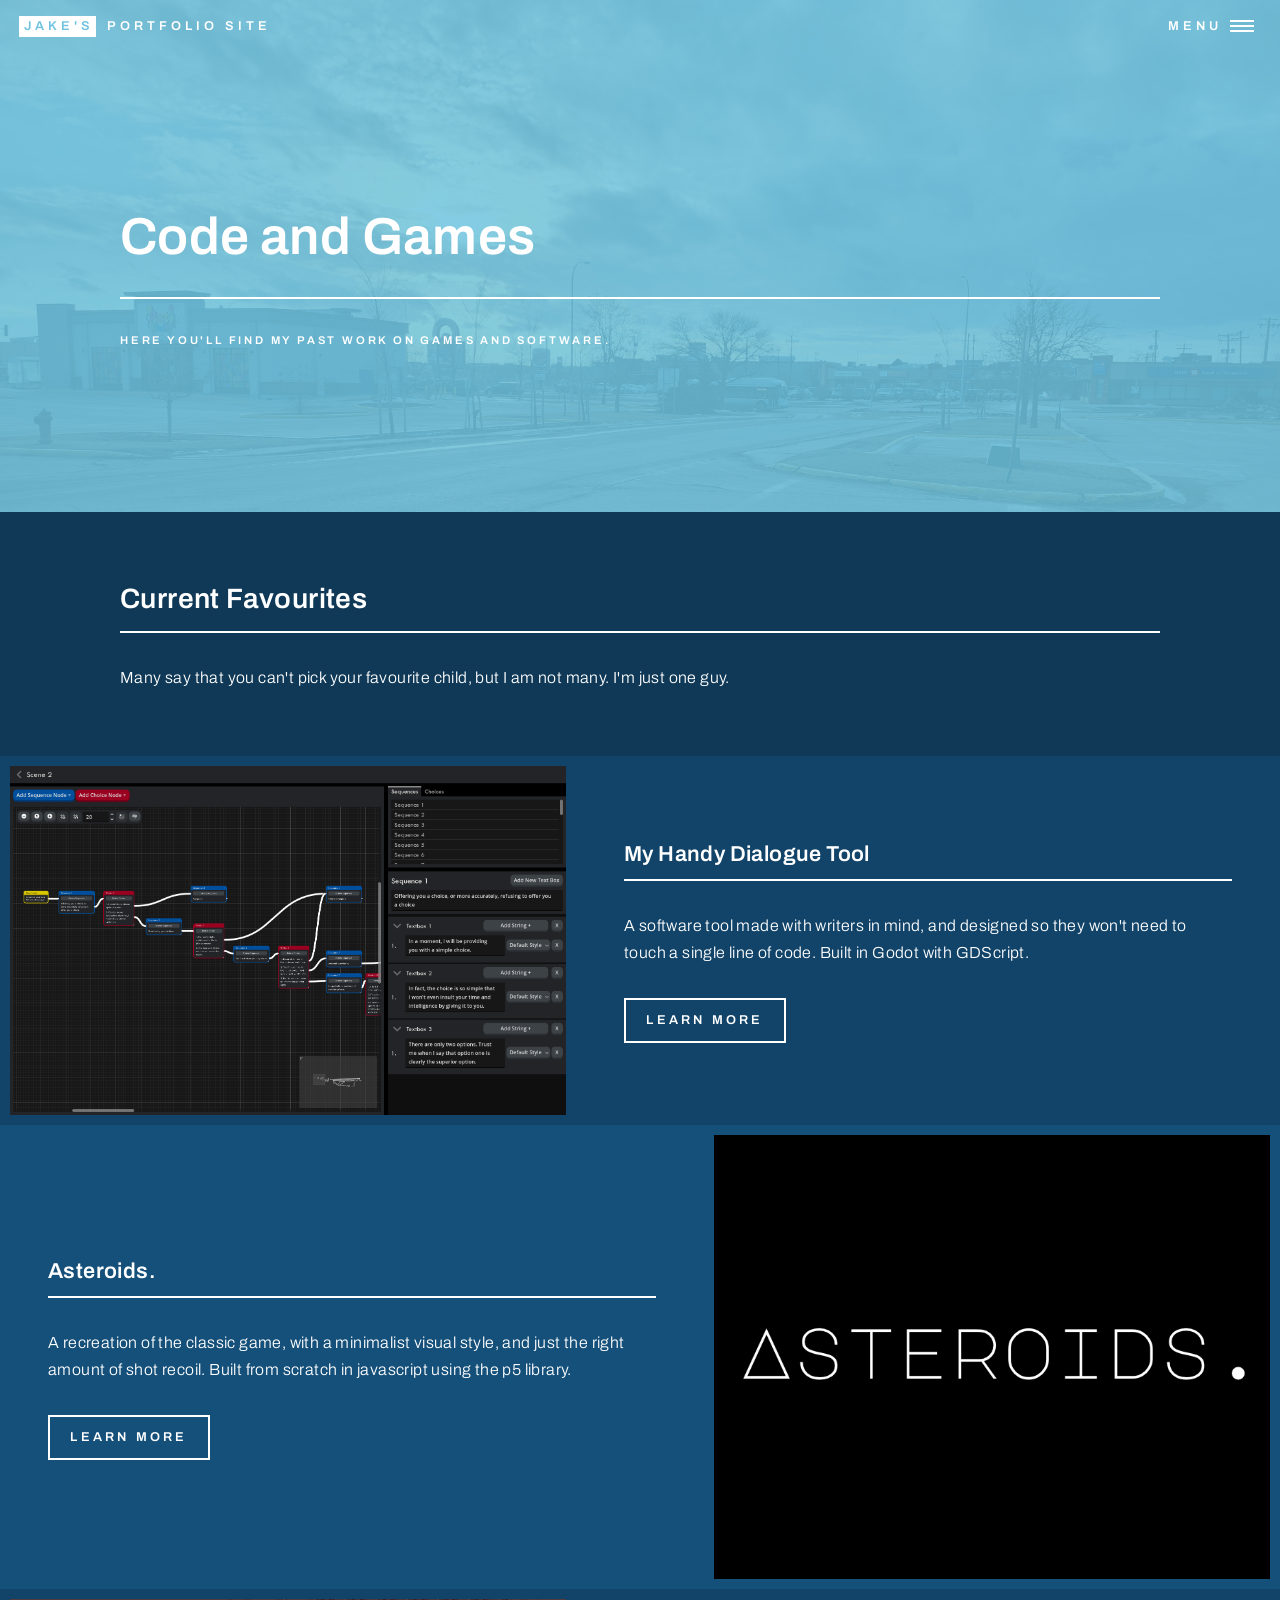
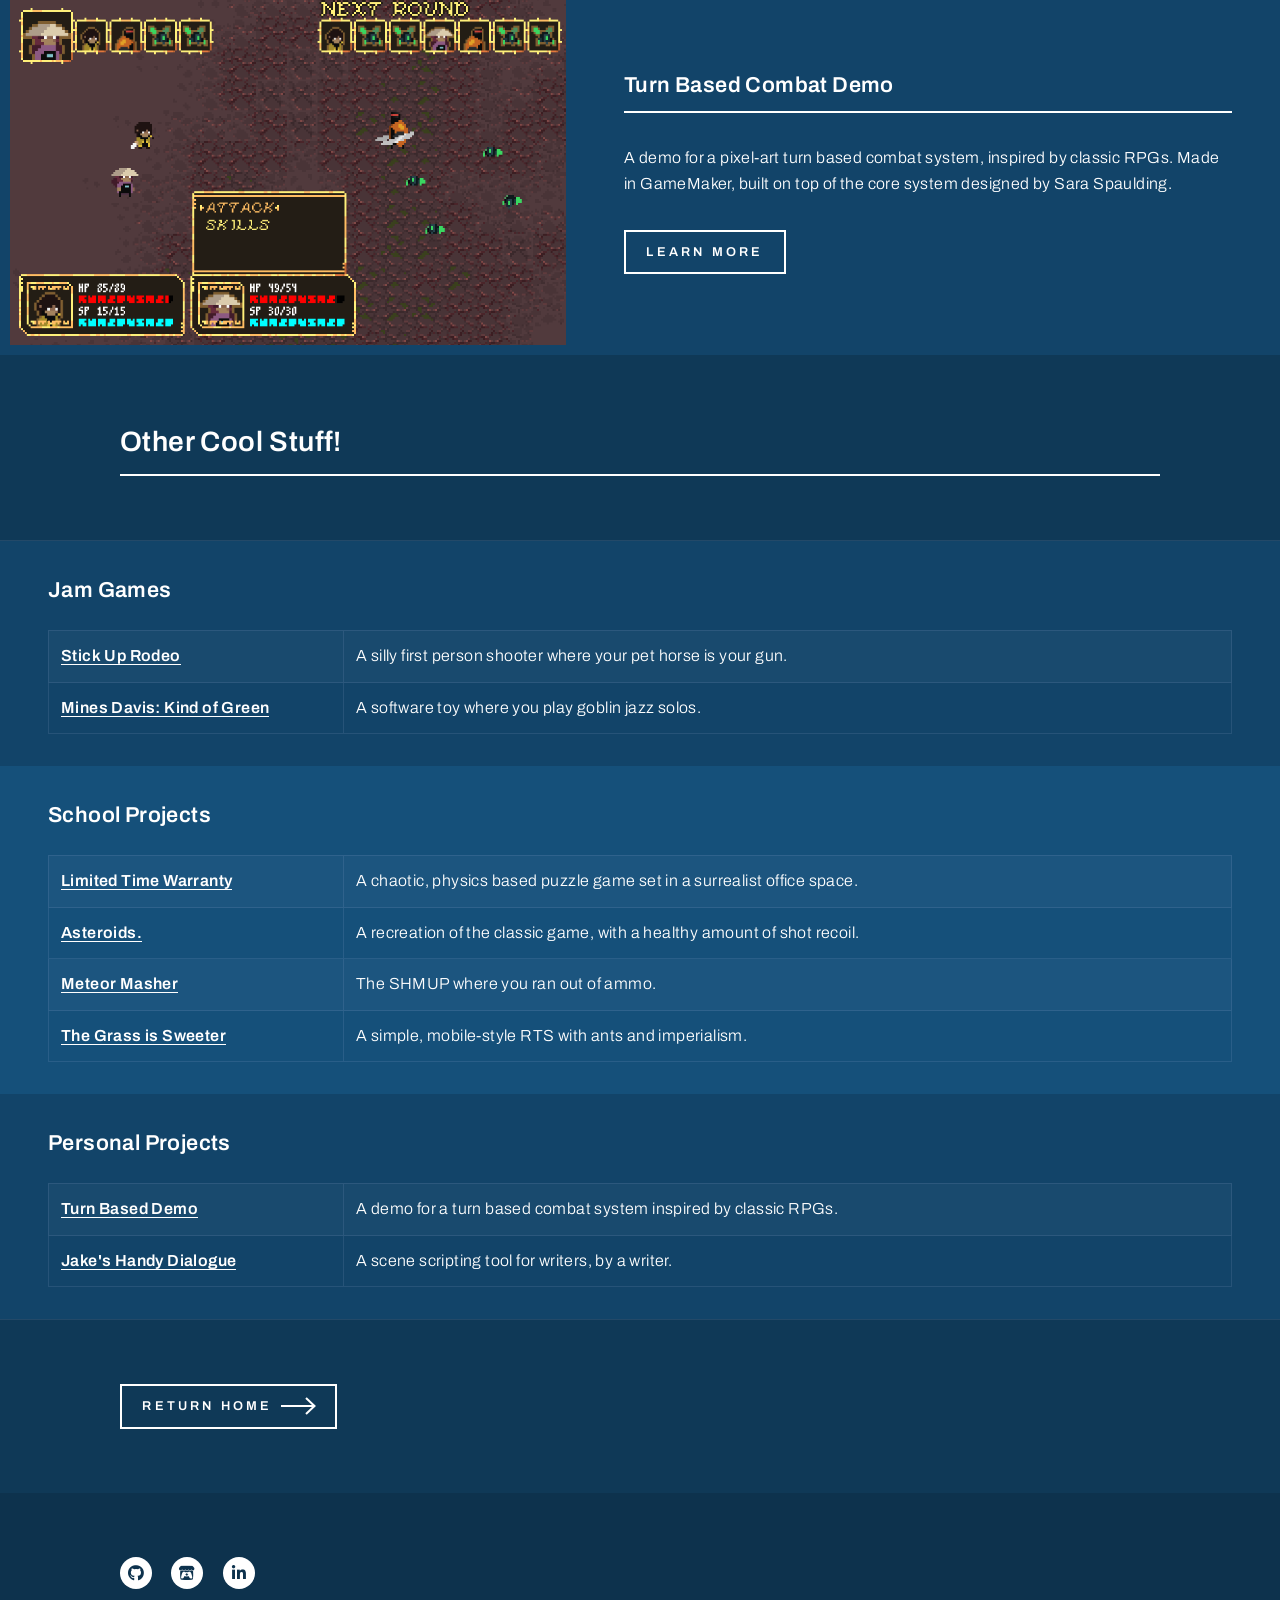
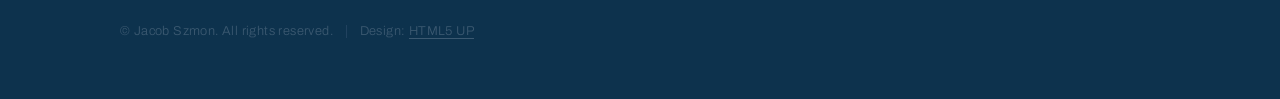
<file: assets/pages/ProgrammingProjects.html>
<!DOCTYPE HTML>
<!--
	Forty by HTML5 UP
	html5up.net | @ajlkn
	Free for personal and commercial use under the CCA 3.0 license (html5up.net/license)
-->
<html>
	<head>
		<title>Programming / Games - Jake Szmon</title>
		<meta charset="utf-8" />
		<meta name="viewport" content="width=device-width, initial-scale=1, user-scalable=no" />
		<link rel="stylesheet" href="/assets/css/main.css" />
		<noscript><link rel="stylesheet" href="/assets/css/noscript.css" /></noscript>
	</head>
	<body class="is-preload">

		<!-- Wrapper -->
			<div id="wrapper">

				<!-- Header -->
				<!-- Note: The "styleN" class below should match that of the banner element. -->
					<header id="header" class="alt style2">
						<a href="/index.html" class="logo"><strong>Jake<span>'s</span></strong> <span>Portfolio Site</span></a>
						<nav>
							<a href="#menu">Menu</a>
						</nav>
					</header>

				<!-- Menu -->
					<nav id="menu">
						<ul class="links">
							<li><a href="/index.html">Home</a></li>
							<li><a href="/assets/pages/ProgrammingProjects.html">Programming Projects</a></li>
						</ul>
					</nav>

				<!-- Banner -->
				<!-- Note: The "styleN" class below should match that of the header element. -->
					<section id="banner" class="style2">
						<div class="inner">
							<span class="image">
								<img src="/assets/images/photos/kildonanPlace.jpg" alt="" />
							</span>
							<header class="major">
								<h1>Code and Games</h1>
							</header>
							<div class="content">
								<p>Here you'll find my past work on games and software.</p>
							</div>
						</div>
					</section>

				<!-- Main -->
					<div id="main">

						<!-- One -->
							<section id="one">
								<div class="inner">
									<header class="major">
										<h2>Current Favourites</h2>
									</header>
									<p>Many say that you can't pick your favourite child, but I am not many. I'm just one guy.</p>
								</div>
							</section>

						<!-- Two -->
							<section id="two" class="spotlights">
								<section>
									<a href="/assets/pages/projects/jakeshandydialoguetool.html" class="image bordered2">
										<img src="/assets/images/projects/dialogue/JHDT_Header2.png" alt="" data-position="center center" />
									</a>
									<div class="content">
										<div class="inner">
											<header class="major">
												<h3>My Handy Dialogue Tool</h3>
											</header>
											<p>A software tool made with writers in mind, and designed so they won't need to touch a single line of code. Built in Godot with GDScript.</p>
											<ul class="actions">
												<li><a href="/assets/pages/projects/jakeshandydialoguetool.html" class="button">Learn more</a></li>
											</ul>
										</div>
									</div>
								</section>
								<section>
									<a href="/assets/pages/projects/asteroids.html" class="image bordered3">
										<img src="/assets/images/projects/asteroids/aster_Header.png" alt="" data-position="top center" />
									</a>
									<div class="content">
										<div class="inner">
											<header class="major">
												<h3>Asteroids.</h3>
											</header>
											<p>A recreation of the classic game, with a minimalist visual style, and just the right amount of shot recoil. Built from scratch in javascript using the p5 library.</p>
											<ul class="actions">
												<li><a href="generic.html" class="button">Learn more</a></li>
											</ul>
										</div>
									</div>
								</section>
								<section>
									<a href="/assets/pages/projects/turnbasedcombat.html" class="image bordered2">
										<img src="/assets/images/projects/turnbased/TBB_Header2.png" alt="" data-position="25% 25%" />
									</a>
									<div class="content">
										<div class="inner">
											<header class="major">
												<h3>Turn Based Combat Demo</h3>
											</header>
											<p>A demo for a pixel-art turn based combat system, inspired by classic RPGs. Made in GameMaker, built on top of the core system designed by Sara Spaulding.</p>
											<ul class="actions">
												<li><a href="generic.html" class="button">Learn more</a></li>
											</ul>
										</div>
									</div>
								</section>
							</section>

						<!-- Three -->
							<section id="three">
								<div class="inner">
									<header class="major">
										<h2>Other Cool Stuff!</h2>
									</header>
								</div>
							</section>
							
							<section>
							<div class="table-wrapper secondList">
								<h3>Jam Games</h3>
								<table class="alt">
									<tbody>
										<tr>
											<td class="firstColumn"><strong><a href="/assets/pages/projects/stickuprodeo.html">Stick Up Rodeo</a></strong></td>
											<td>A silly first person shooter where your pet horse is your gun.</td>
										</tr>
										<tr>
											<td><strong><a href="/assets/pages/projects/minesdavis.html">Mines Davis: Kind of Green</a></strong></td>
											<td>A software toy where you play goblin jazz solos.</td>
										</tr>

									</tbody>
								</table>
							</div>
							<div class="table-wrapper thirdList">
								<h3>School Projects</h3>
								<table class="alt">
									<tbody>
										<tr>
											<td class="firstColumn"><strong><a href="/assets/pages/projects/LimitedTimeWarranty.html">Limited Time Warranty</a></strong></td>
											<td>A chaotic, physics based puzzle game set in a surrealist office space.</td>
										</tr>
										<tr>
											<td><strong><a href="/assets/pages/projects/asteroids.html">Asteroids.</a></strong></td>
											<td>A recreation of the classic game, with a healthy amount of shot recoil.</td>
										</tr>
										<tr>
											<td><strong><a href="/assets/pages/projects/meteormasher.html">Meteor Masher</a></strong></td>
											<td>The SHMUP where you ran out of ammo.</td>
										</tr>
										<tr>
											<td><strong><a href="/assets/pages/projects/thegrassissweeter.html">The Grass is Sweeter</a></strong></td>
											<td>A simple, mobile-style RTS with ants and imperialism.</td>
										</tr>
									</tbody>
								</table>
							</div>
							<div class="table-wrapper secondList">
								<h3>Personal Projects</h3>
								<table class="alt">
									<tbody>
										<tr>
											<td class="firstColumn"><strong><a href="/assets/pages/projects/turnbasedcombat.html">Turn Based Demo</a></strong></td>
											<td>A demo for a turn based combat system inspired by classic RPGs.</td>
										</tr>
										<tr>
											<td><strong><a href="/assets/pages/projects/jakeshandydialoguetool.html">Jake's Handy Dialogue</a></strong></td>
											<td>A scene scripting tool for writers, by a writer.</td>
										</tr>
									</tbody>
								</table>
							</div>
						</section>

									
						<section id="four">
							<div class="inner">
								<ul class="actions">
									<li><a href="/index.html" class="button next">Return home</a></li>
								</ul>
							</div>
						</section>

					</div>

				<!-- Footer -->
					<footer id="footer">
						<div class="inner">
							<ul class="icons">
								<li><a href="https://github.com/jacobszmon" class="icon brands alt fa-github"><span class="label">GitHub</span></a></li>
								<li><a href="https://szmonjbob.itch.io/" class="icon brands alt fa-itch-io"><span class="label">Itch</span></a></li>
								<li><a href="https://www.linkedin.com/in/jake-szmon-65138b3aa/" class="icon brands alt fa-linkedin-in"><span class="label">LinkedIn</span></a></li>
							</ul>
							<ul class="copyright">
								<li>&copy; Jacob Szmon. All rights reserved.</li><li>Design: <a href="https://html5up.net">HTML5 UP</a></li>
							</ul>
						</div>
					</footer>

			</div>

		<!-- Scripts -->
			<script src="/assets/js/jquery.min.js"></script>
			<script src="/assets/js/jquery.scrolly.min.js"></script>
			<script src="/assets/js/jquery.scrollex.min.js"></script>
			<script src="/assets/js/browser.min.js"></script>
			<script src="/assets/js/breakpoints.min.js"></script>
			<script src="/assets/js/util.js"></script>
			<script src="/assets/js/main.js"></script>

	</body>
</html>
</file>
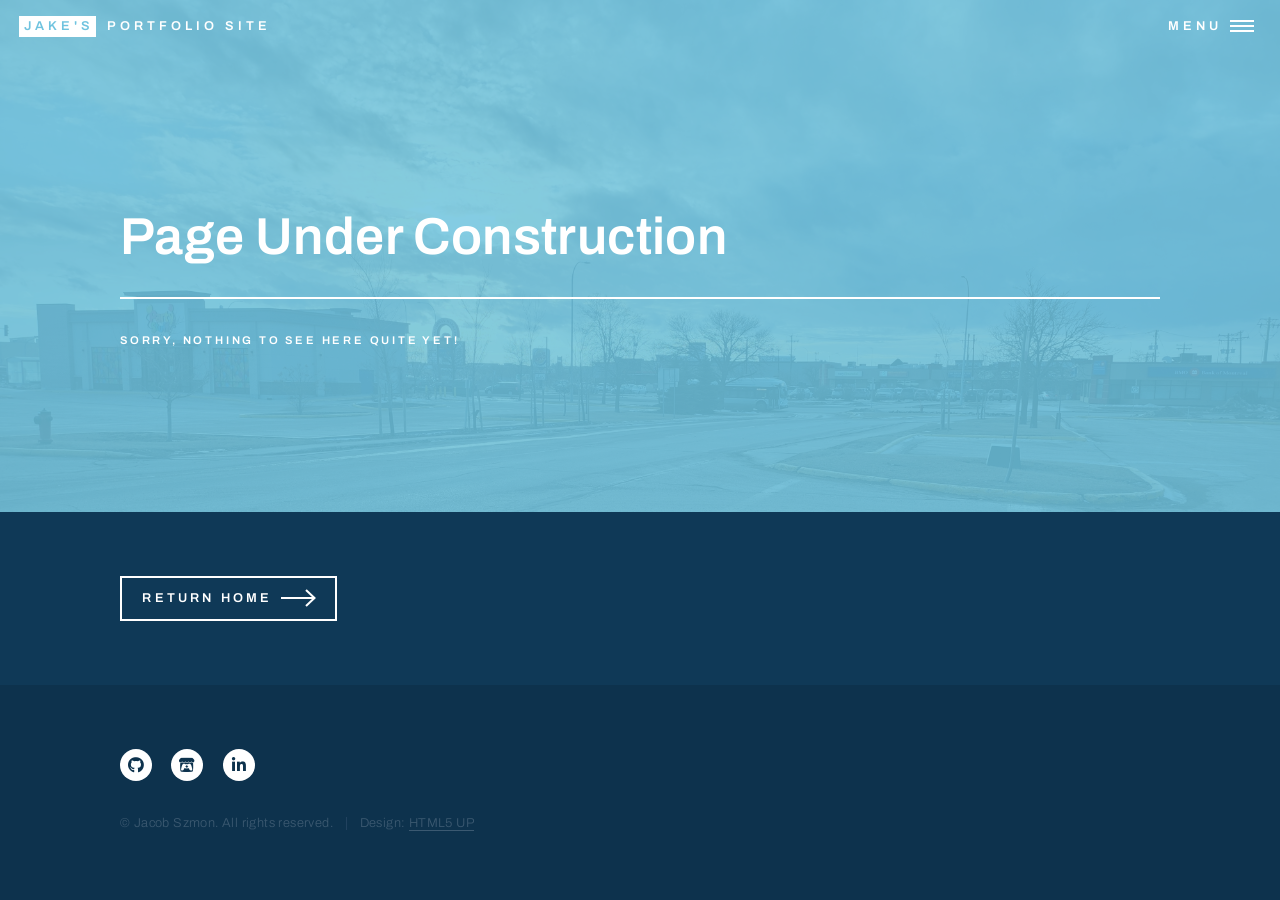
<file: assets/pages/UnderConstruction.html>
<!DOCTYPE HTML>
<!--
	Forty by HTML5 UP
	html5up.net | @ajlkn
	Free for personal and commercial use under the CCA 3.0 license (html5up.net/license)
-->
<html>
	<head>
		<title>Page Under Construction - Jake Szmon</title>
		<meta charset="utf-8" />
		<meta name="viewport" content="width=device-width, initial-scale=1, user-scalable=no" />
		<link rel="stylesheet" href="/assets/css/main.css" />
		<noscript><link rel="stylesheet" href="/assets/css/noscript.css" /></noscript>
	</head>
	<body class="is-preload">

		<!-- Wrapper -->
			<div id="wrapper">

				<!-- Header -->
				<!-- Note: The "styleN" class below should match that of the banner element. -->
					<header id="header" class="alt style2">
						<a href="/index.html" class="logo"><strong>Jake<span>'s</span></strong> <span>Portfolio Site</span></a>
						<nav>
							<a href="#menu">Menu</a>
						</nav>
					</header>

				<!-- Menu -->
					<nav id="menu">
						<ul class="links">
							<li><a href="/index.html">Home</a></li>
							<li><a href="/assets/pages/ProgrammingProjects.html">Programming Projects</a></li>
						</ul>
					</nav>

				<!-- Banner -->
				<!-- Note: The "styleN" class below should match that of the header element. -->
					<section id="banner" class="style2">
						<div class="inner">
							<span class="image">
								<img src="/assets/images/photos/kildonanPlace.jpg" alt="" />
							</span>
							<header class="major">
								<h1>Page Under Construction</h1>
							</header>
							<div class="content">
								<p>Sorry, nothing to see here quite yet!</p>
							</div>
						</div>
					</section>

				<!-- Main -->
					<div id="main">		
						<section id="four">
							<div class="inner">
								<ul class="actions">
									<li><a href="/index.html" class="button next">Return home</a></li>
								</ul>
							</div>
						</section>
					</div>

				<!-- Footer -->
					<footer id="footer">
						<div class="inner">
							<ul class="icons">
								<li><a href="https://github.com/jacobszmon" class="icon brands alt fa-github"><span class="label">GitHub</span></a></li>
								<li><a href="https://szmonjbob.itch.io/" class="icon brands alt fa-itch-io"><span class="label">Itch</span></a></li>
								<li><a href="https://www.linkedin.com/in/jake-szmon-65138b3aa/" class="icon brands alt fa-linkedin-in"><span class="label">LinkedIn</span></a></li>
							</ul>
							<ul class="copyright">
								<li>&copy; Jacob Szmon. All rights reserved.</li><li>Design: <a href="https://html5up.net">HTML5 UP</a></li>
							</ul>
						</div>
					</footer>

			</div>

		<!-- Scripts -->
			<script src="/assets/js/jquery.min.js"></script>
			<script src="/assets/js/jquery.scrolly.min.js"></script>
			<script src="/assets/js/jquery.scrollex.min.js"></script>
			<script src="/assets/js/browser.min.js"></script>
			<script src="/assets/js/breakpoints.min.js"></script>
			<script src="/assets/js/util.js"></script>
			<script src="/assets/js/main.js"></script>

	</body>
</html>
</file>
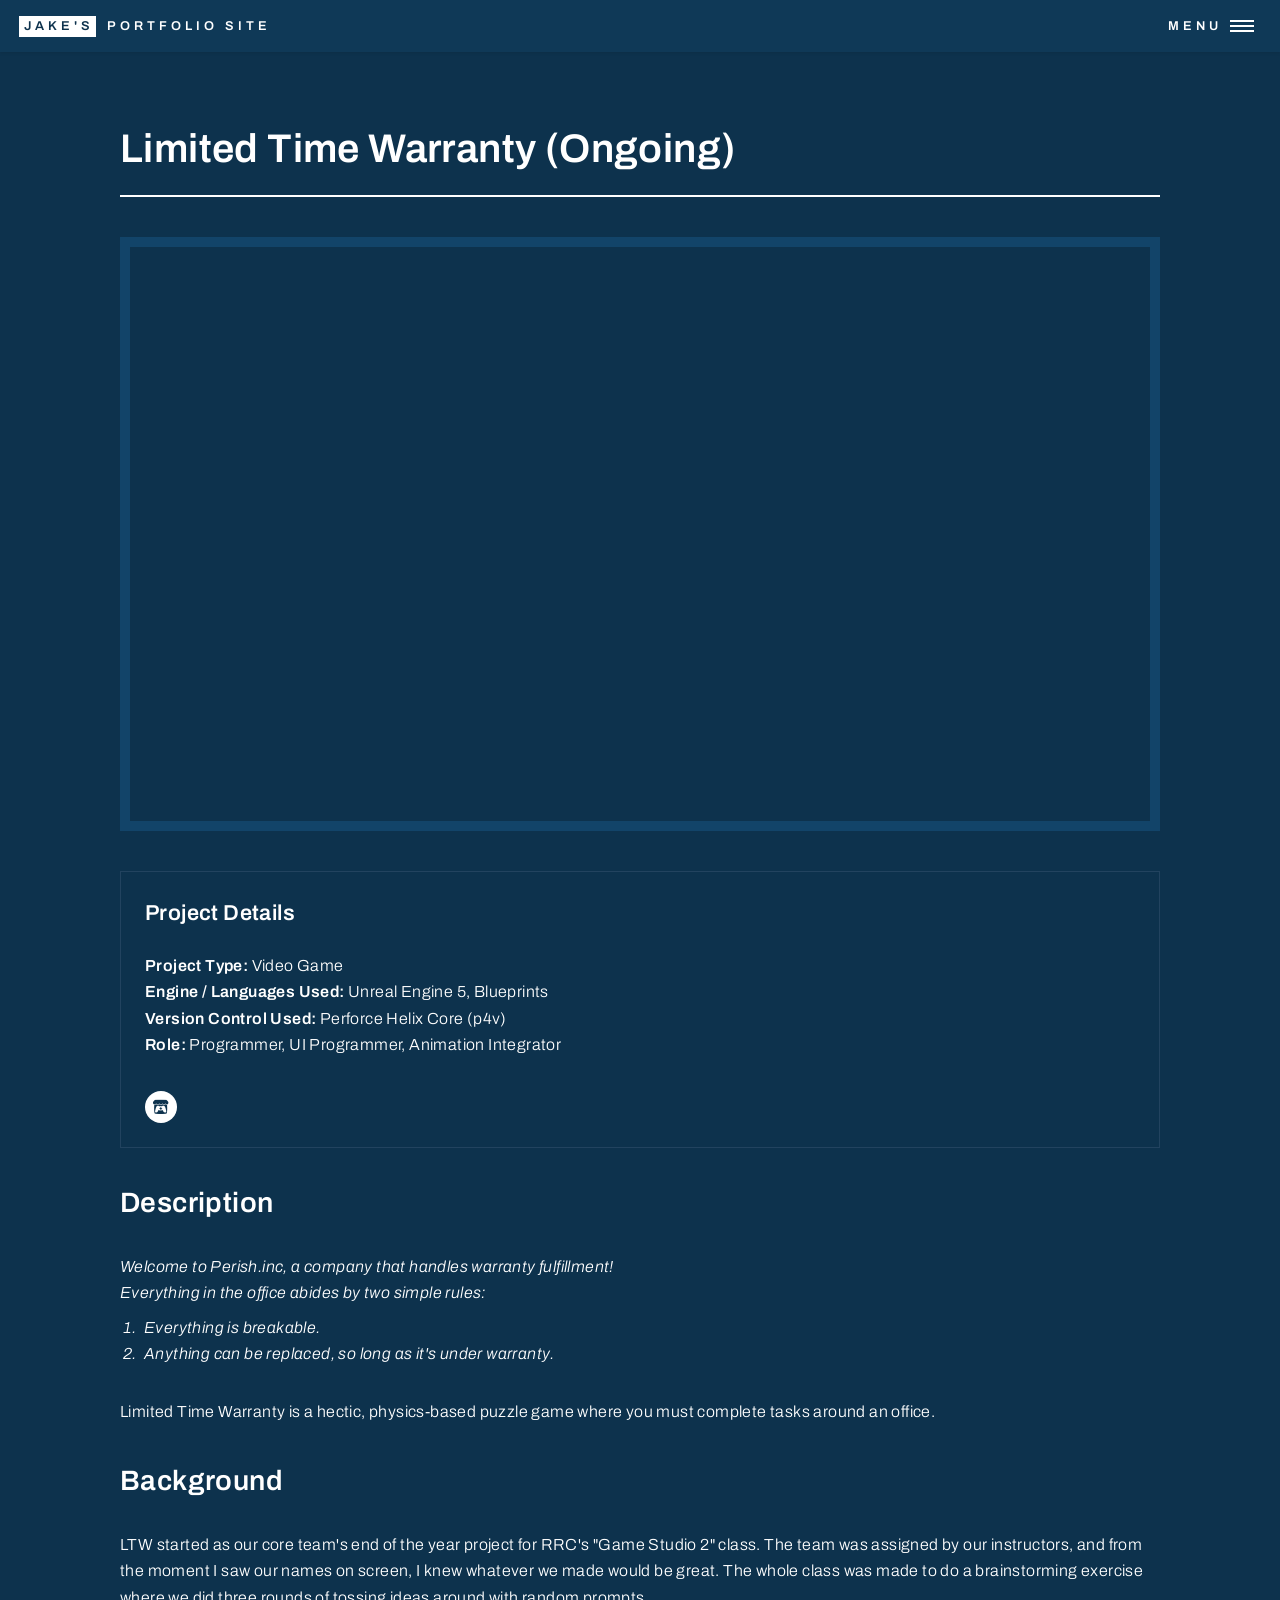
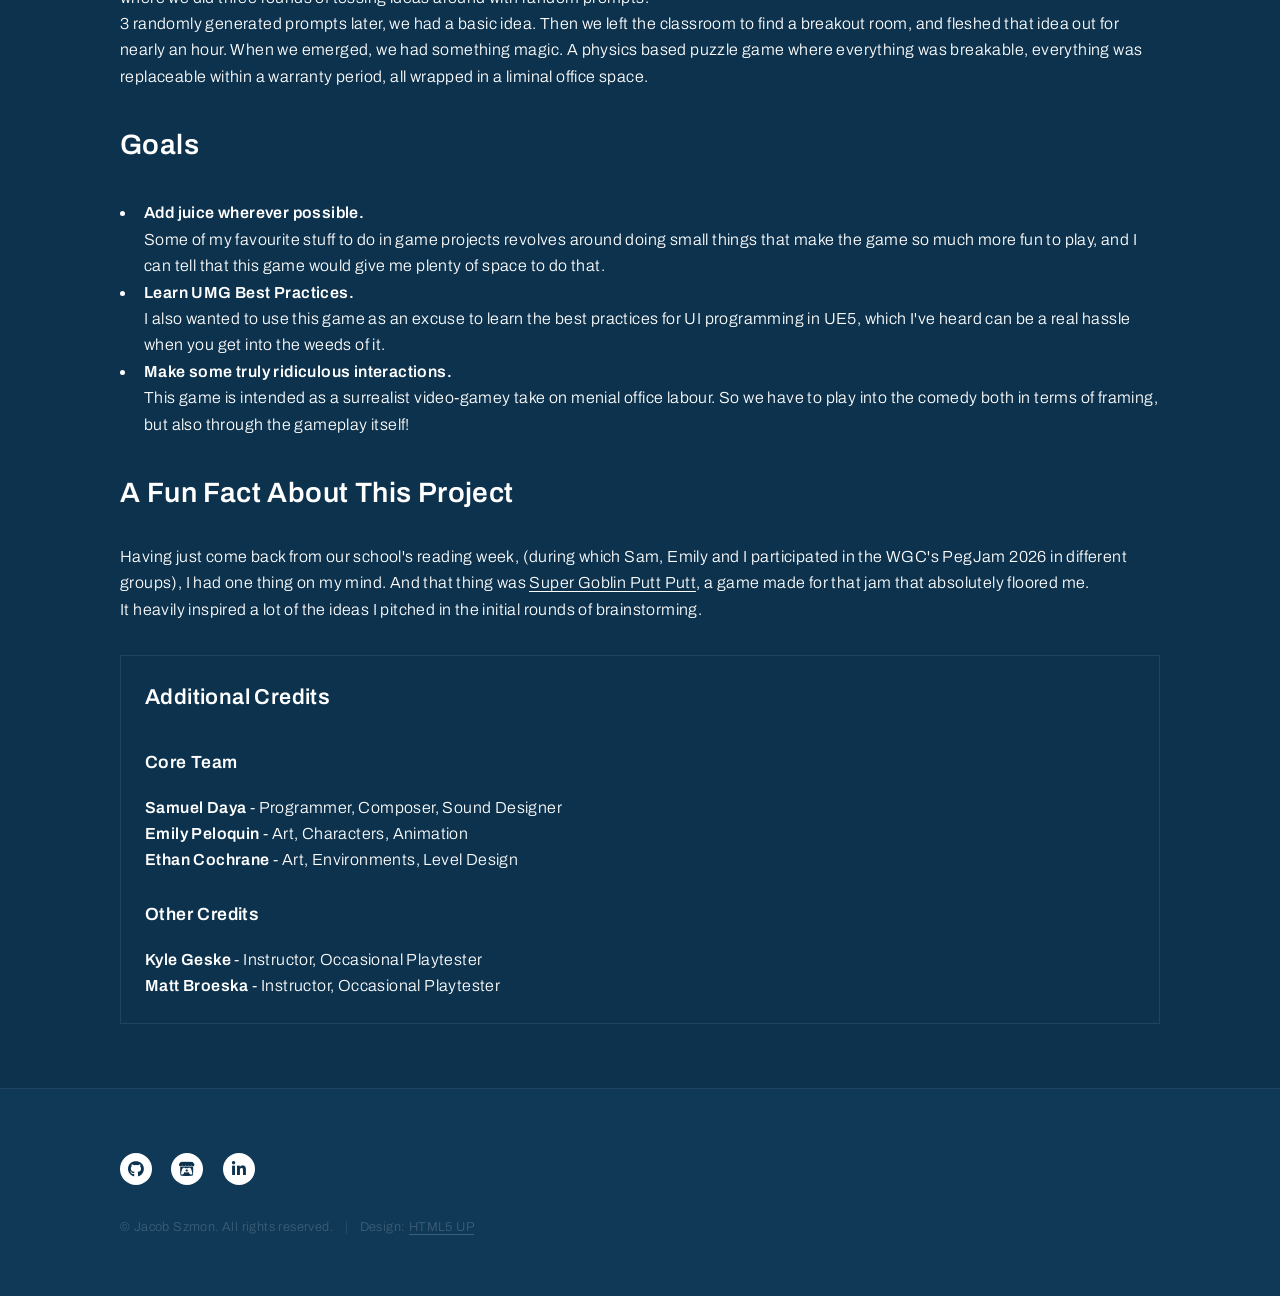
<file: assets/pages/projects/LimitedTimeWarranty.html>
<!DOCTYPE HTML>
<!--
	Forty by HTML5 UP
	html5up.net | @ajlkn
	Free for personal and commercial use under the CCA 3.0 license (html5up.net/license)
-->
<html>
	<head>
		<title>Limited Time Warranty - Jake Szmon</title>
		<meta charset="utf-8" />
		<meta name="viewport" content="width=device-width, initial-scale=1, user-scalable=no" />
		<link rel="stylesheet" href="/assets/css/main.css" />
		<noscript><link rel="stylesheet" href="/assets/css/noscript.css" /></noscript>
	</head>
	<body class="is-preload">

		<!-- Wrapper -->
			<div id="wrapper">

				<!-- Header -->
					<header id="header">
						<a href="/index.html" class="logo"><strong>Jake<span>'s</span></strong> <span>Portfolio Site</span></a>
						<nav>
							<a href="#menu">Menu</a>
						</nav>
					</header>

				<!-- Menu -->
					<nav id="menu">
						<ul class="links">
							<li><a href="/index.html">Home</a></li>
							<li><a href="/assets/pages/ProgrammingProjects.html">Programming Projects</a></li>
						</ul>
					</nav>

				<!-- Main -->
					<div id="main" class="alt">

						<!-- One -->
							<section id="one">
								<div class="inner">
									<header class="major">
										<h1>Limited Time Warranty (Ongoing)</h1>
									</header>
									<span class="image main bordered">
										<div class="BigVid">
											<iframe width="100%" height="auto" src="https://www.youtube.com/embed/vFq_dBSrOS4?si=LfZV_HQRIh7pnuW9" title="YouTube video player" frameborder="0" allow="accelerometer; autoplay; clipboard-write; encrypted-media; gyroscope; picture-in-picture; web-share" referrerpolicy="strict-origin-when-cross-origin" allowfullscreen>
											</iframe>
										</div>
										
									</span>

									<div class="box">
										<h3>Project Details</h3>
										<p>
											<b>Project Type:</b> Video Game 
											<br> 
											<b>Engine / Languages Used:</b> Unreal Engine 5, Blueprints
											<br>
											<b>Version Control Used:</b> Perforce Helix Core (p4v)
											<br>
											<b>Role:</b> Programmer, UI Programmer, Animation Integrator
										</p>
										<ul class="icons details">
											<li><a href="https://samueldaya.itch.io/limited-time-warranty" class="icon brands alt fa-itch-io"><span class="label">Itch</span></a></li>
										</ul>
									</div>

									<h2>Description</h2>
									<p class="beforeList">
										
										<i>
											Welcome to Perish.inc, a company that handles warranty fulfillment!
											<br>
											Everything in the office abides by two simple rules: 
											<ol>
												<li>Everything is breakable.</li>
												<li>Anything can be replaced, so long as it's under warranty.</li>
											</ol>
										</i>
										Limited Time Warranty is a hectic, physics-based puzzle game where you must complete tasks around an office.
									</p>

									<h2>Background</h2>
									<p>
										LTW started as our core team's end of the year project for RRC's "Game Studio 2" class. The team was assigned by our instructors, and from the moment I saw our names on screen, I knew whatever we made would be great. The whole class was made to do a brainstorming exercise where we did three rounds of tossing ideas around with random prompts. 
										<br>
										3 randomly generated prompts later, we had a basic idea. Then we left the classroom to find a breakout room, and fleshed that idea out for nearly an hour. When we emerged, we had something magic. A physics based puzzle game where everything was breakable, everything was replaceable within a warranty period, all wrapped in a liminal office space.
										<br>
									</p>


									<h2>Goals</h2>
									<p>
										<ul>
											<li>
												<b>Add juice wherever possible.</b> 
												<br>
												Some of my favourite stuff to do in game projects revolves around doing small things that make the game so much more fun to play, and I can tell that this game would give me plenty of space to do that.
											</li>
											<li>
												<b>Learn UMG Best Practices.</b>
												<br>
												I also wanted to use this game as an excuse to learn the best practices for UI programming in UE5, which I've heard can be a real hassle when you get into the weeds of it.
											</li>
											<li>
												<b>Make some truly ridiculous interactions.</b>
												<br>
												This game is intended as a surrealist video-gamey take on menial office labour. So we have to play into the comedy both in terms of framing, but also through the gameplay itself!
											</li>
										</ul>
									</p>


									<h2>A Fun Fact About This Project</h2>
									<p>
										Having just come back from our school's reading week, (during which Sam, Emily and I participated in the WGC's PegJam 2026 in different groups), I had one thing on my mind. And that thing was <a href="https://fearless-cloud.itch.io/super-goblin-putt-putt">Super Goblin Putt Putt</a>, a game made for that jam that absolutely floored me.
										<br>
										It heavily inspired a lot of the ideas I pitched in the initial rounds of brainstorming.
										<br>
									</p>


									<div class="box">
										<h3>Additional Credits</h3>
										<p>
											<h4>Core Team</h4>
											<b>Samuel Daya</b> - Programmer, Composer, Sound Designer
											<br>
											<b>Emily Peloquin</b> - Art, Characters, Animation
											<br>
											<b>Ethan Cochrane</b> - Art, Environments, Level Design
											<br>
											<br>
											<h4>Other Credits</h4>
											<b>Kyle Geske</b> - Instructor, Occasional Playtester
											<br>
											<b>Matt Broeska</b> - Instructor, Occasional Playtester
											<br>
										</p>
									</div>
								</div>
							</section>

					</div>

				

				<!-- Footer -->
					<footer id="footer" class="projectFooter">
						<div class="inner">
							<ul class="icons">
								<li><a href="https://github.com/jacobszmon" class="icon brands alt fa-github"><span class="label">GitHub</span></a></li>
								<li><a href="https://szmonjbob.itch.io/" class="icon brands alt fa-itch-io"><span class="label">Itch</span></a></li>
								<li><a href="https://www.linkedin.com/in/jake-szmon-65138b3aa/" class="icon brands alt fa-linkedin-in"><span class="label">LinkedIn</span></a></li>
							</ul>
							<ul class="copyright">
								<li>&copy; Jacob Szmon. All rights reserved.</li><li>Design: <a href="https://html5up.net">HTML5 UP</a></li>
							</ul>
						</div>
					</footer>

			</div>

		<!-- Scripts -->
			<script src="/assets/js/jquery.min.js"></script>
			<script src="/assets/js/jquery.scrolly.min.js"></script>
			<script src="/assets/js/jquery.scrollex.min.js"></script>
			<script src="/assets/js/browser.min.js"></script>
			<script src="/assets/js/breakpoints.min.js"></script>
			<script src="/assets/js/util.js"></script>
			<script src="/assets/js/main.js"></script>

	</body>
</html>
</file>
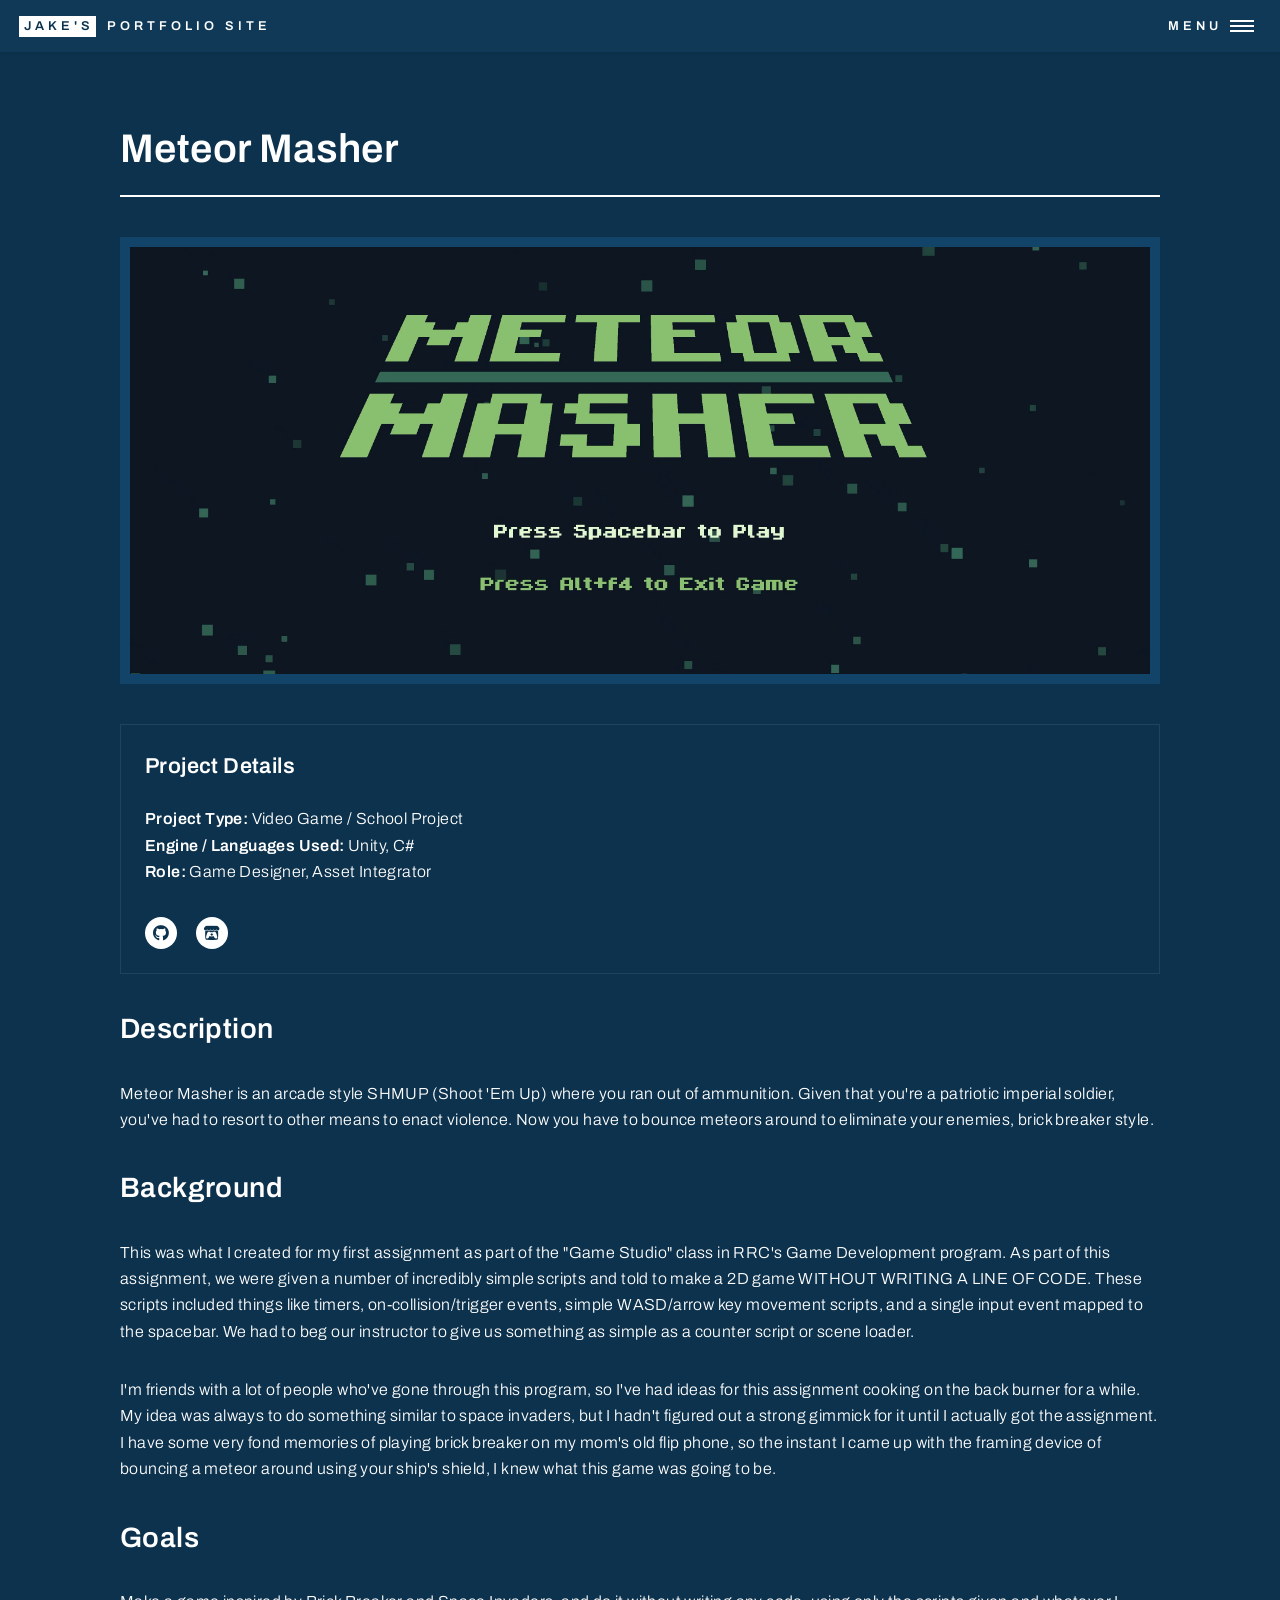
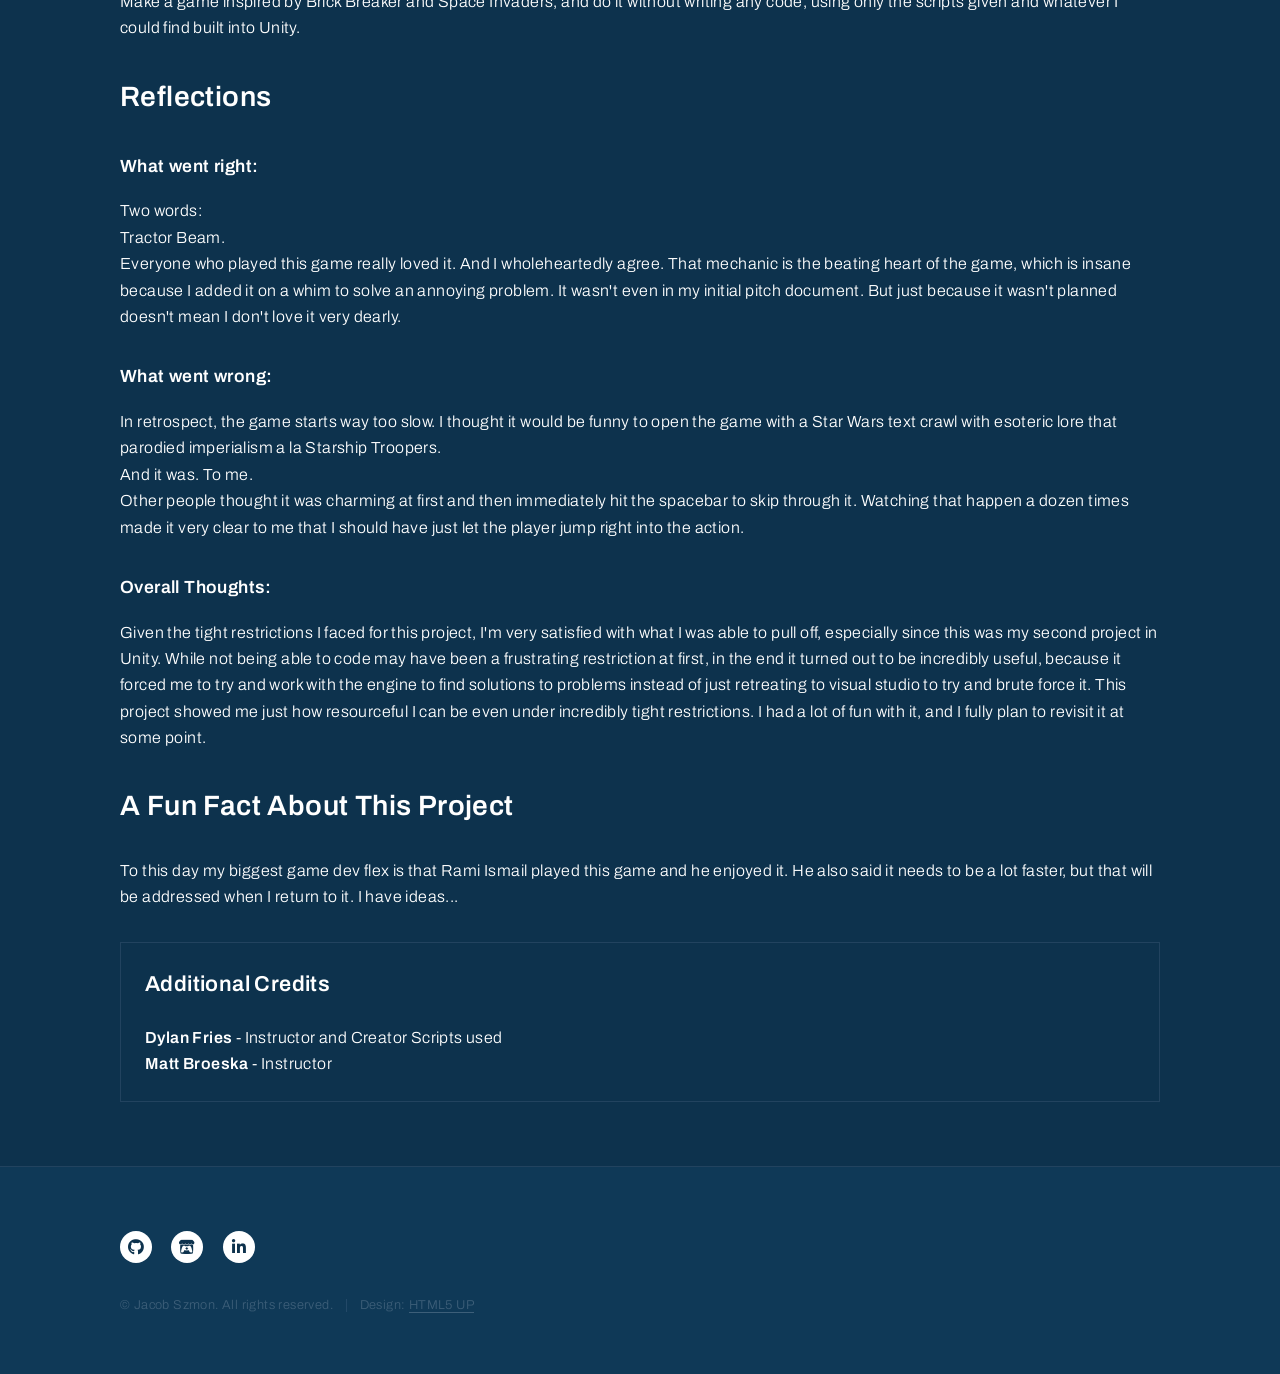
<file: assets/pages/projects/meteormasher.html>
<!DOCTYPE HTML>
<!--
	Forty by HTML5 UP
	html5up.net | @ajlkn
	Free for personal and commercial use under the CCA 3.0 license (html5up.net/license)
-->
<html>
	<head>
		<title>Meteor Masher - Jake Szmon</title>
		<meta charset="utf-8" />
		<meta name="viewport" content="width=device-width, initial-scale=1, user-scalable=no" />
		<link rel="stylesheet" href="/assets/css/main.css" />
		<noscript><link rel="stylesheet" href="/assets/css/noscript.css" /></noscript>
	</head>
	<body class="is-preload">

		<!-- Wrapper -->
			<div id="wrapper">

				<!-- Header -->
					<header id="header">
						<a href="/index.html" class="logo"><strong>Jake<span>'s</span></strong> <span>Portfolio Site</span></a>
						<nav>
							<a href="#menu">Menu</a>
						</nav>
					</header>

				<!-- Menu -->
					<nav id="menu">
						<ul class="links">
							<li><a href="/index.html">Home</a></li>
							<li><a href="/assets/pages/ProgrammingProjects.html">Programming Projects</a></li>
						</ul>
					</nav>

				<!-- Main -->
					<div id="main" class="alt">

						<!-- One -->
							<section id="one">
								<div class="inner">
									<header class="major">
										<h1>Meteor Masher</h1>
									</header>
									<span class="image main bordered"><img src="/assets/images/projects/meteormasher/MM_Header.png" alt="" /></span>

									<div class="box">
										<h3>Project Details</h3>
										<p>
											<b>Project Type:</b> Video Game / School Project
											<br> 
											<b>Engine / Languages Used:</b> Unity, C#
											<br>
											<b>Role:</b> Game Designer, Asset Integrator
										</p>
										<ul class="icons details">
											<li><a href="https://github.com/jacobszmon/Meteor-Masher" class="icon brands alt fa-github"><span class="label">GitHub</span></a></li>
											<li><a href="https://szmonjbob.itch.io/meteor-masher" class="icon brands alt fa-itch-io"><span class="label">Itch</span></a></li>
										</ul>
									</div>

									<h2>Description</h2>
									<p>
										Meteor Masher is an arcade style SHMUP (Shoot 'Em Up) where you ran out of ammunition. Given that you're a patriotic imperial soldier, you've had to resort to other means to enact violence. Now you have to bounce meteors around to eliminate your enemies, brick breaker style.
									</p>

									<h2>Background</h2>
									<p>
										This was what I created for my first assignment as part of the "Game Studio" class in RRC's Game Development program. As part of this assignment, we were given a number of incredibly simple scripts and told to make a 2D game WITHOUT WRITING A LINE OF CODE. These scripts included things like timers, on-collision/trigger events, simple WASD/arrow key movement scripts, and a single input event mapped to the spacebar. We had to beg our instructor to give us something as simple as a counter script or scene loader.
									</p>
									<p>
										I'm friends with a lot of people who've gone through this program, so I've had ideas for this assignment cooking on the back burner for a while. My idea was always to do something similar to space invaders, but I hadn't figured out a strong gimmick for it until I actually got the assignment. I have some very fond memories of playing brick breaker on my mom's old flip phone, so the instant I came up with the framing device of bouncing a meteor around using your ship's shield, I knew what this game was going to be.
									</p>


									<h2>Goals</h2>
									<p>
										Make a game inspired by Brick Breaker and Space Invaders, and do it without writing any code, using only the scripts given and whatever I could find built into Unity.
									</p>

									<h2>Reflections</h2>
									<p>
										<h4>What went right:</h4>
										Two words:
										<br>
										Tractor Beam.
										<br>
										Everyone who played this game really loved it. And I wholeheartedly agree. That mechanic is the beating heart of the game, which is insane because I added it on a whim to solve an annoying problem. It wasn't even in my initial pitch document. But just because it wasn't planned doesn't mean I don't love it very dearly.
									</p>
									<p>
										<h4>What went wrong:</h4>
										In retrospect, the game starts way too slow. I thought it would be funny to open the game with a Star Wars text crawl with esoteric lore that parodied imperialism a la Starship Troopers.  
										<br>
										And it was. To me.
										<br>
										Other people thought it was charming at first and then immediately hit the spacebar to skip through it. Watching that happen a dozen times made it very clear to me that I should have just let the player jump right into the action. 
									</p>
									<p>
										<h4>Overall Thoughts:</h4>
										Given the tight restrictions I faced for this project, I'm very satisfied with what I was able to pull off, especially since this was my second project in Unity. While not being able to code may have been a frustrating restriction at first, in the end it turned out to be incredibly useful, because it forced me to try and work with the engine to find solutions to problems instead of just retreating to visual studio to try and brute force it. This project showed me just how resourceful I can be even under incredibly tight restrictions. I had a lot of fun with it, and I fully plan to revisit it at some point.
									</p>

									<h2>A Fun Fact About This Project</h2>
									<p> 
										To this day my biggest game dev flex is that Rami Ismail played this game and he enjoyed it. He also said it needs to be a lot faster, but that will be addressed when I return to it. I have ideas...
									</p>


									<div class="box">
										<h3>Additional Credits</h3>
										<p>
											<b>Dylan Fries</b> - Instructor and Creator Scripts used
											<br>
											<b>Matt Broeska</b> - Instructor
										</p>
									</div>
								</div>
							</section>

					</div>



				<!-- Footer -->
					<footer id="footer" class="projectFooter">
						<div class="inner">
							<ul class="icons">
								<li><a href="https://github.com/jacobszmon" class="icon brands alt fa-github"><span class="label">GitHub</span></a></li>
								<li><a href="https://szmonjbob.itch.io/" class="icon brands alt fa-itch-io"><span class="label">Itch</span></a></li>
								<li><a href="https://www.linkedin.com/in/jake-szmon-65138b3aa/" class="icon brands alt fa-linkedin-in"><span class="label">LinkedIn</span></a></li>
							</ul>
							<ul class="copyright">
								<li>&copy; Jacob Szmon. All rights reserved.</li><li>Design: <a href="https://html5up.net">HTML5 UP</a></li>
							</ul>
						</div>
					</footer>

			</div>

		<!-- Scripts -->
			<script src="/assets/js/jquery.min.js"></script>
			<script src="/assets/js/jquery.scrolly.min.js"></script>
			<script src="/assets/js/jquery.scrollex.min.js"></script>
			<script src="/assets/js/browser.min.js"></script>
			<script src="/assets/js/breakpoints.min.js"></script>
			<script src="/assets/js/util.js"></script>
			<script src="/assets/js/main.js"></script>

	</body>
</html>
</file>
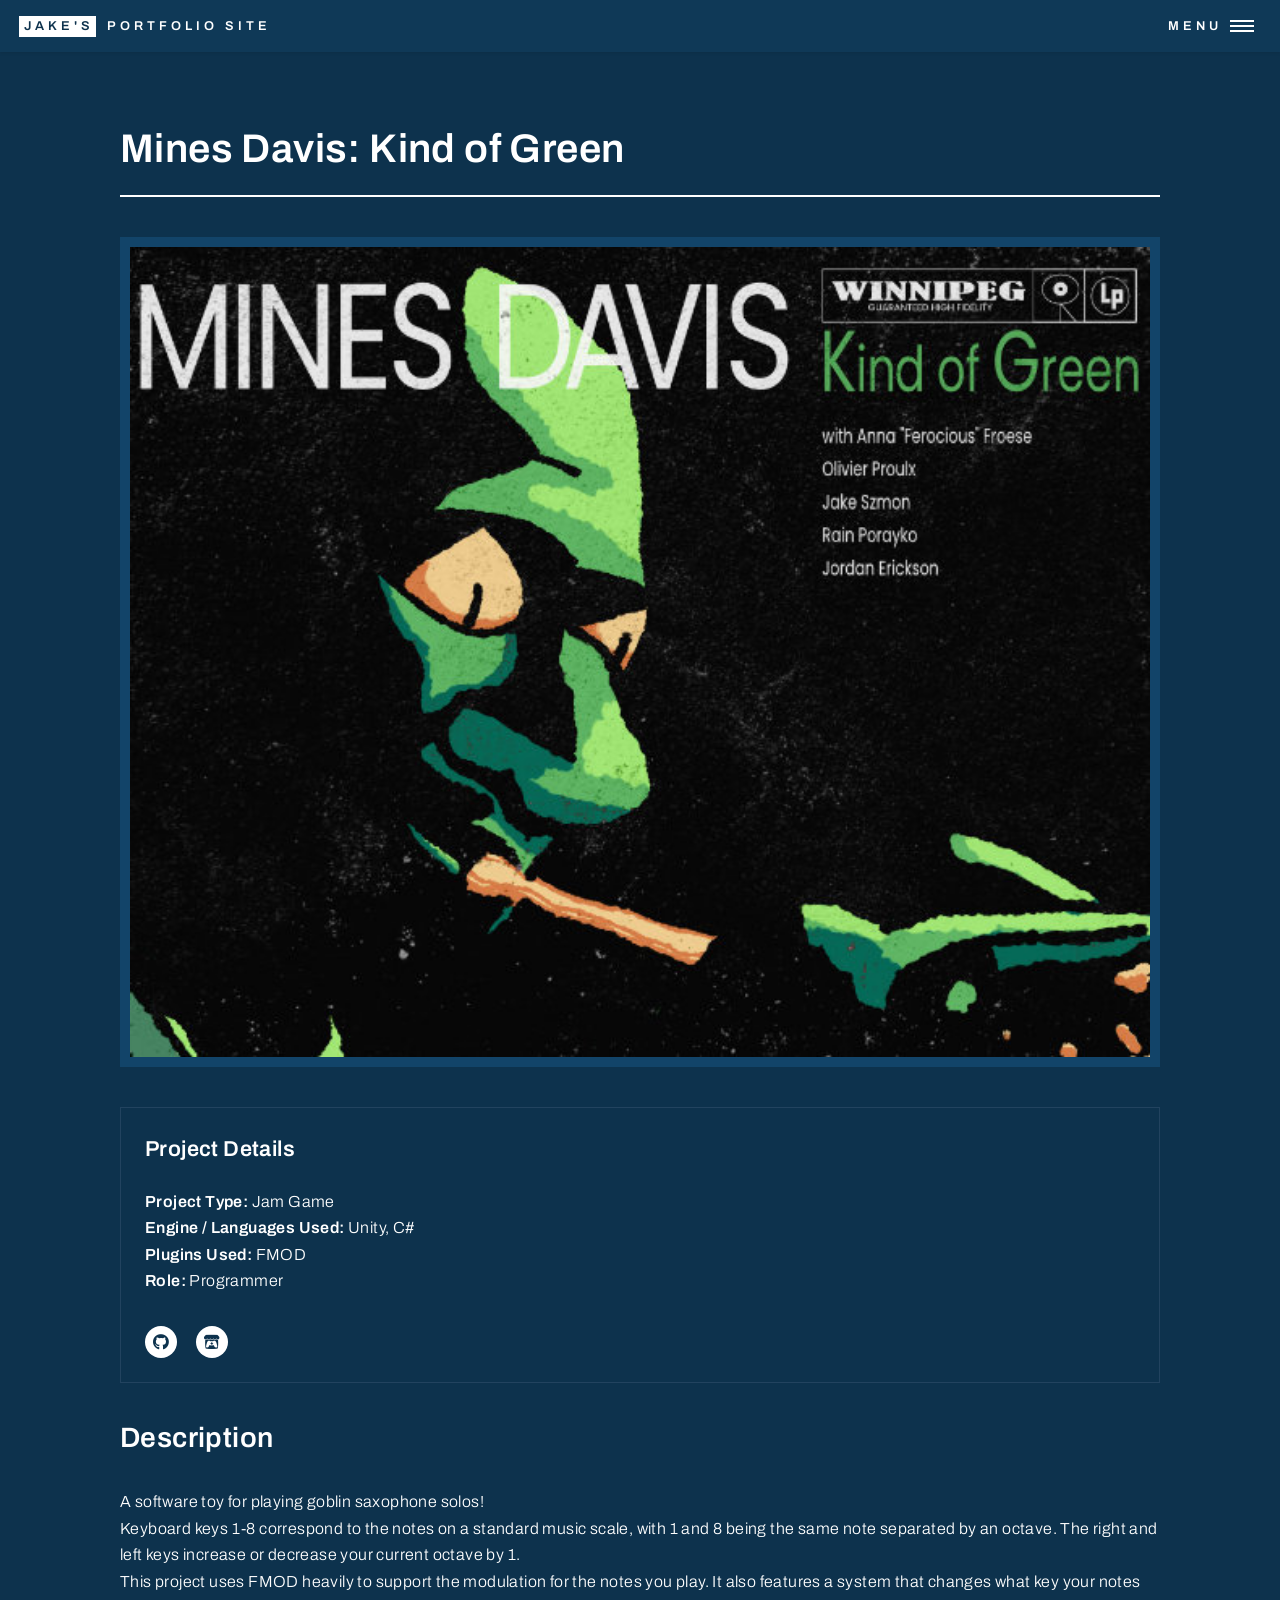
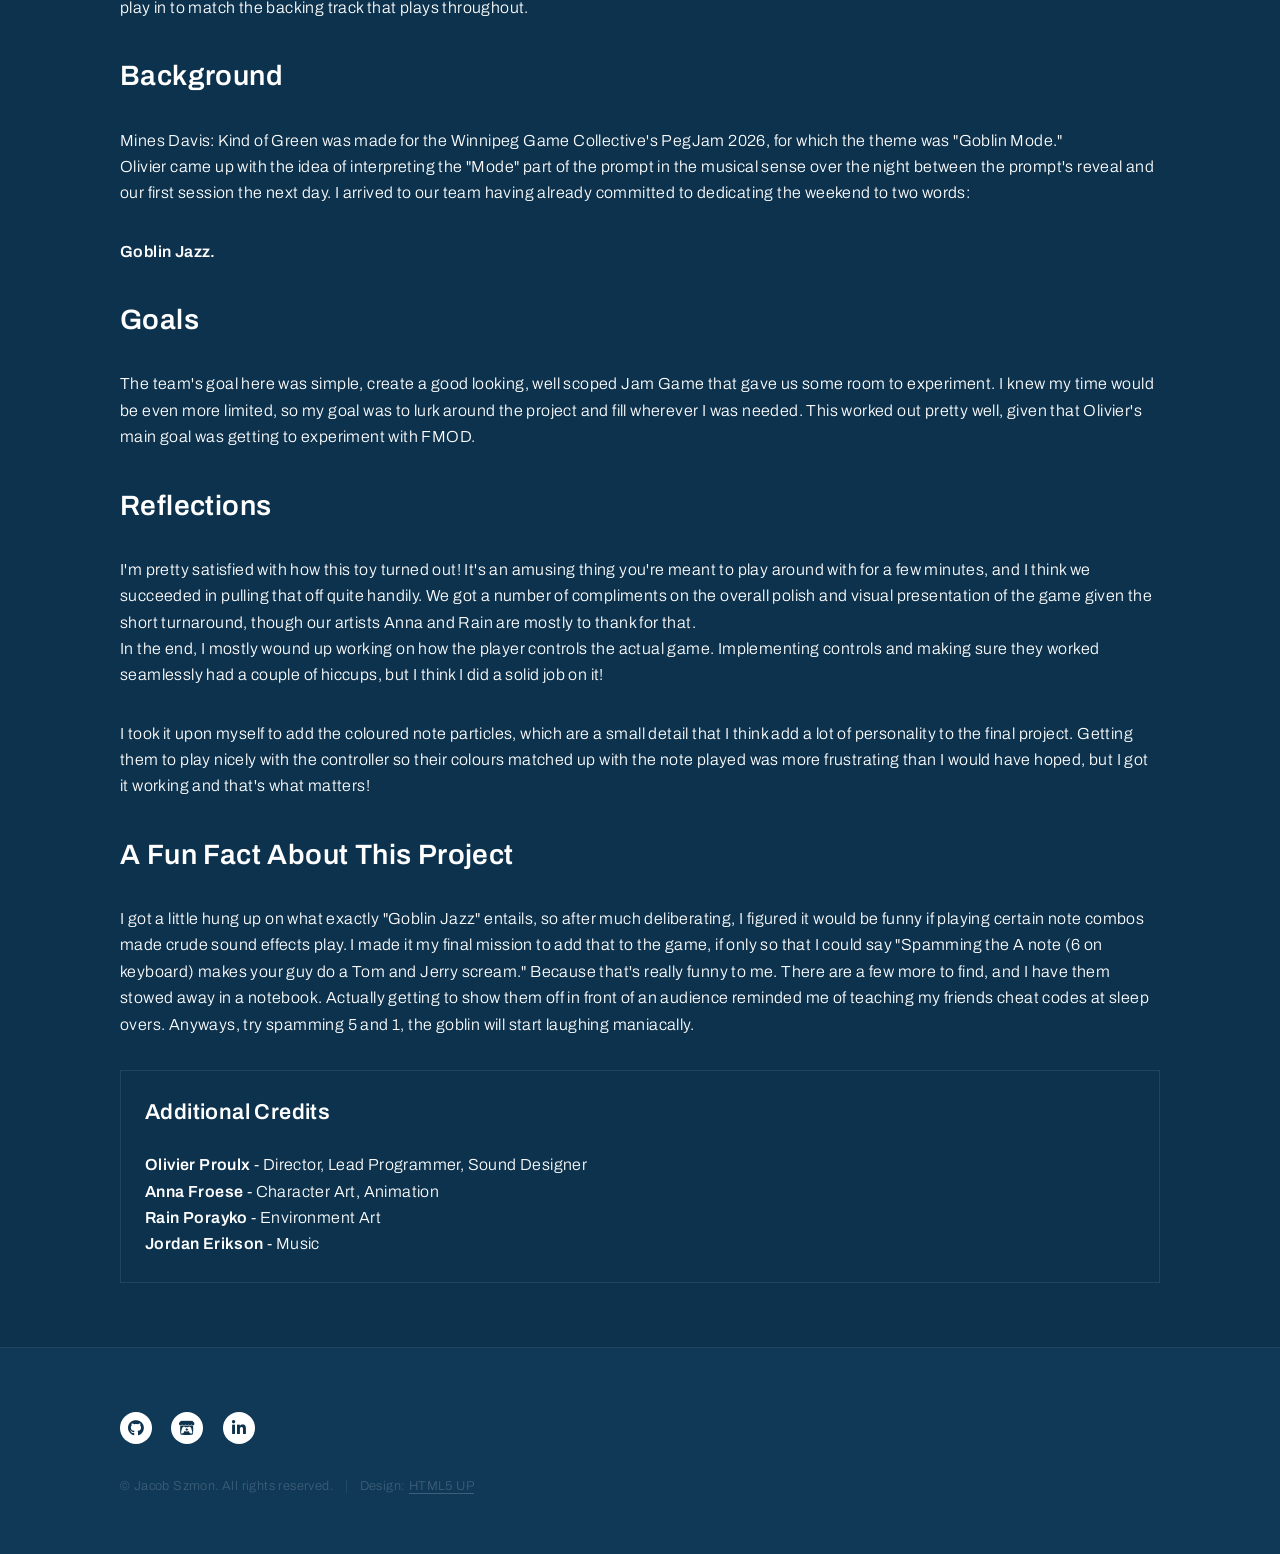
<file: assets/pages/projects/minesdavis.html>
<!DOCTYPE HTML>
<!--
	Forty by HTML5 UP
	html5up.net | @ajlkn
	Free for personal and commercial use under the CCA 3.0 license (html5up.net/license)
-->
<html>
	<head>
		<title>Mines Davis: Kind of Green - Jake Szmon</title>
		<meta charset="utf-8" />
		<meta name="viewport" content="width=device-width, initial-scale=1, user-scalable=no" />
		<link rel="stylesheet" href="/assets/css/main.css" />
		<noscript><link rel="stylesheet" href="/assets/css/noscript.css" /></noscript>
	</head>
	<body class="is-preload">

		<!-- Wrapper -->
			<div id="wrapper">

				<!-- Header -->
					<header id="header">
						<a href="/index.html" class="logo"><strong>Jake<span>'s</span></strong> <span>Portfolio Site</span></a>
						<nav>
							<a href="#menu">Menu</a>
						</nav>
					</header>

				<!-- Menu -->
					<nav id="menu">
						<ul class="links">
							<li><a href="/index.html">Home</a></li>
							<li><a href="/assets/pages/ProgrammingProjects.html">Programming Projects</a></li>
						</ul>
					</nav>

				<!-- Main -->
					<div id="main" class="alt">

						<!-- One -->
							<section id="one">
								<div class="inner">
									<header class="major">
										<h1>Mines Davis: Kind of Green</h1>
									</header>
									<span class="image main bordered"><img src="/assets/images/projects/minesdavis/MinesDavis_header.jpg" alt="" /></span>

									<div class="box">
										<h3>Project Details</h3>
										<p>
											<b>Project Type:</b> Jam Game 
											<br> 
											<b>Engine / Languages Used:</b> Unity, C#
											<br>
											<b>Plugins Used:</b> FMOD
											<br>
											<b>Role:</b> Programmer
										</p>
										<ul class="icons details">
											<li><a href="https://github.com/sheepinjeep/GoblinModeJazz" class="icon brands alt fa-github"><span class="label">GitHub</span></a></li>
											<li><a href="https://heliturtleop.itch.io/kind-of-green" class="icon brands alt fa-itch-io"><span class="label">Itch</span></a></li>
										</ul>
									</div>

									<h2>Description</h2>
									<p>
										A software toy for playing goblin saxophone solos! 
										<br>
										Keyboard keys 1-8 correspond to the notes on a standard music scale, with 1 and 8 being the same note separated by an octave. The right and left keys increase or decrease your current octave by 1.
										<br>
										This project uses FMOD heavily to support the modulation for the notes you play. It also features a system that changes what key your notes play in to match the backing track that plays throughout.
									</p>

									<h2>Background</h2>
									<p>
										Mines Davis: Kind of Green was made for the Winnipeg Game Collective's PegJam 2026, for which the theme was "Goblin Mode."
										<br>
										Olivier came up with the idea of interpreting the "Mode" part of the prompt in the musical sense over the night between the prompt's reveal and our first session the next day. I arrived to our team having already committed to dedicating the weekend to two words:
									</p>
									<p>
										<b>Goblin Jazz.</b>
									</p>


									<h2>Goals</h2>
									<p>
										The team's goal here was simple, create a good looking, well scoped Jam Game that gave us some room to experiment. I knew my time would be even more limited, so my goal was to lurk around the project and fill wherever I was needed. This worked out pretty well, given that Olivier's main goal was getting to experiment with FMOD.

									</p>

									<h2>Reflections</h2>
									<p>
										I'm pretty satisfied with how this toy turned out! It's an amusing thing you're meant to play around with for a few minutes, and I think we succeeded in pulling that off quite handily. We got a number of compliments on the overall polish and visual presentation of the game given the short turnaround, though our artists Anna and Rain are mostly to thank for that.
										<br>
										In the end, I mostly wound up working on how the player controls the actual game. Implementing controls and making sure they worked seamlessly had a couple of hiccups, but I think I did a solid job on it!
									</p>
									<p>
										I took it upon myself to add the coloured note particles, which are a small detail that I think add a lot of personality to the final project. Getting them to play nicely with the controller so their colours matched up with the note played was more frustrating than I would have hoped, but I got it working and that's what matters!

									</p>

									<h2>A Fun Fact About This Project</h2>
									<p> 
										I got a little hung up on what exactly "Goblin Jazz" entails, so after much deliberating, I figured it would be funny if playing certain note combos made crude sound effects play. I made it my final mission to add that to the game, if only so that I could say "Spamming the A note (6 on keyboard) makes your guy do a Tom and Jerry scream." Because that's really funny to me. There are a few more to find, and I have them stowed away in a notebook. Actually getting to show them off in front of an audience reminded me of teaching my friends cheat codes at sleep overs. Anyways, try spamming 5 and 1, the goblin will start laughing maniacally.
									</p>


									<div class="box">
										<h3>Additional Credits</h3>
										<p>
											<b>Olivier Proulx</b> - Director, Lead Programmer, Sound Designer
											<br>
											<b>Anna Froese</b> - Character Art, Animation
											<br>
											<b>Rain Porayko</b> - Environment Art
											<br>
											<b>Jordan Erikson</b> - Music
										</p>
									</div>
								</div>
							</section>

					</div>

				

				<!-- Footer -->
					<footer id="footer" class="projectFooter">
						<div class="inner">
							<ul class="icons">
								<li><a href="https://github.com/jacobszmon" class="icon brands alt fa-github"><span class="label">GitHub</span></a></li>
								<li><a href="https://szmonjbob.itch.io/" class="icon brands alt fa-itch-io"><span class="label">Itch</span></a></li>
								<li><a href="https://www.linkedin.com/in/jake-szmon-65138b3aa/" class="icon brands alt fa-linkedin-in"><span class="label">LinkedIn</span></a></li>
							</ul>
							<ul class="copyright">
								<li>&copy; Jacob Szmon. All rights reserved.</li><li>Design: <a href="https://html5up.net">HTML5 UP</a></li>
							</ul>
						</div>
					</footer>

			</div>

		<!-- Scripts -->
			<script src="/assets/js/jquery.min.js"></script>
			<script src="/assets/js/jquery.scrolly.min.js"></script>
			<script src="/assets/js/jquery.scrollex.min.js"></script>
			<script src="/assets/js/browser.min.js"></script>
			<script src="/assets/js/breakpoints.min.js"></script>
			<script src="/assets/js/util.js"></script>
			<script src="/assets/js/main.js"></script>

	</body>
</html>
</file>
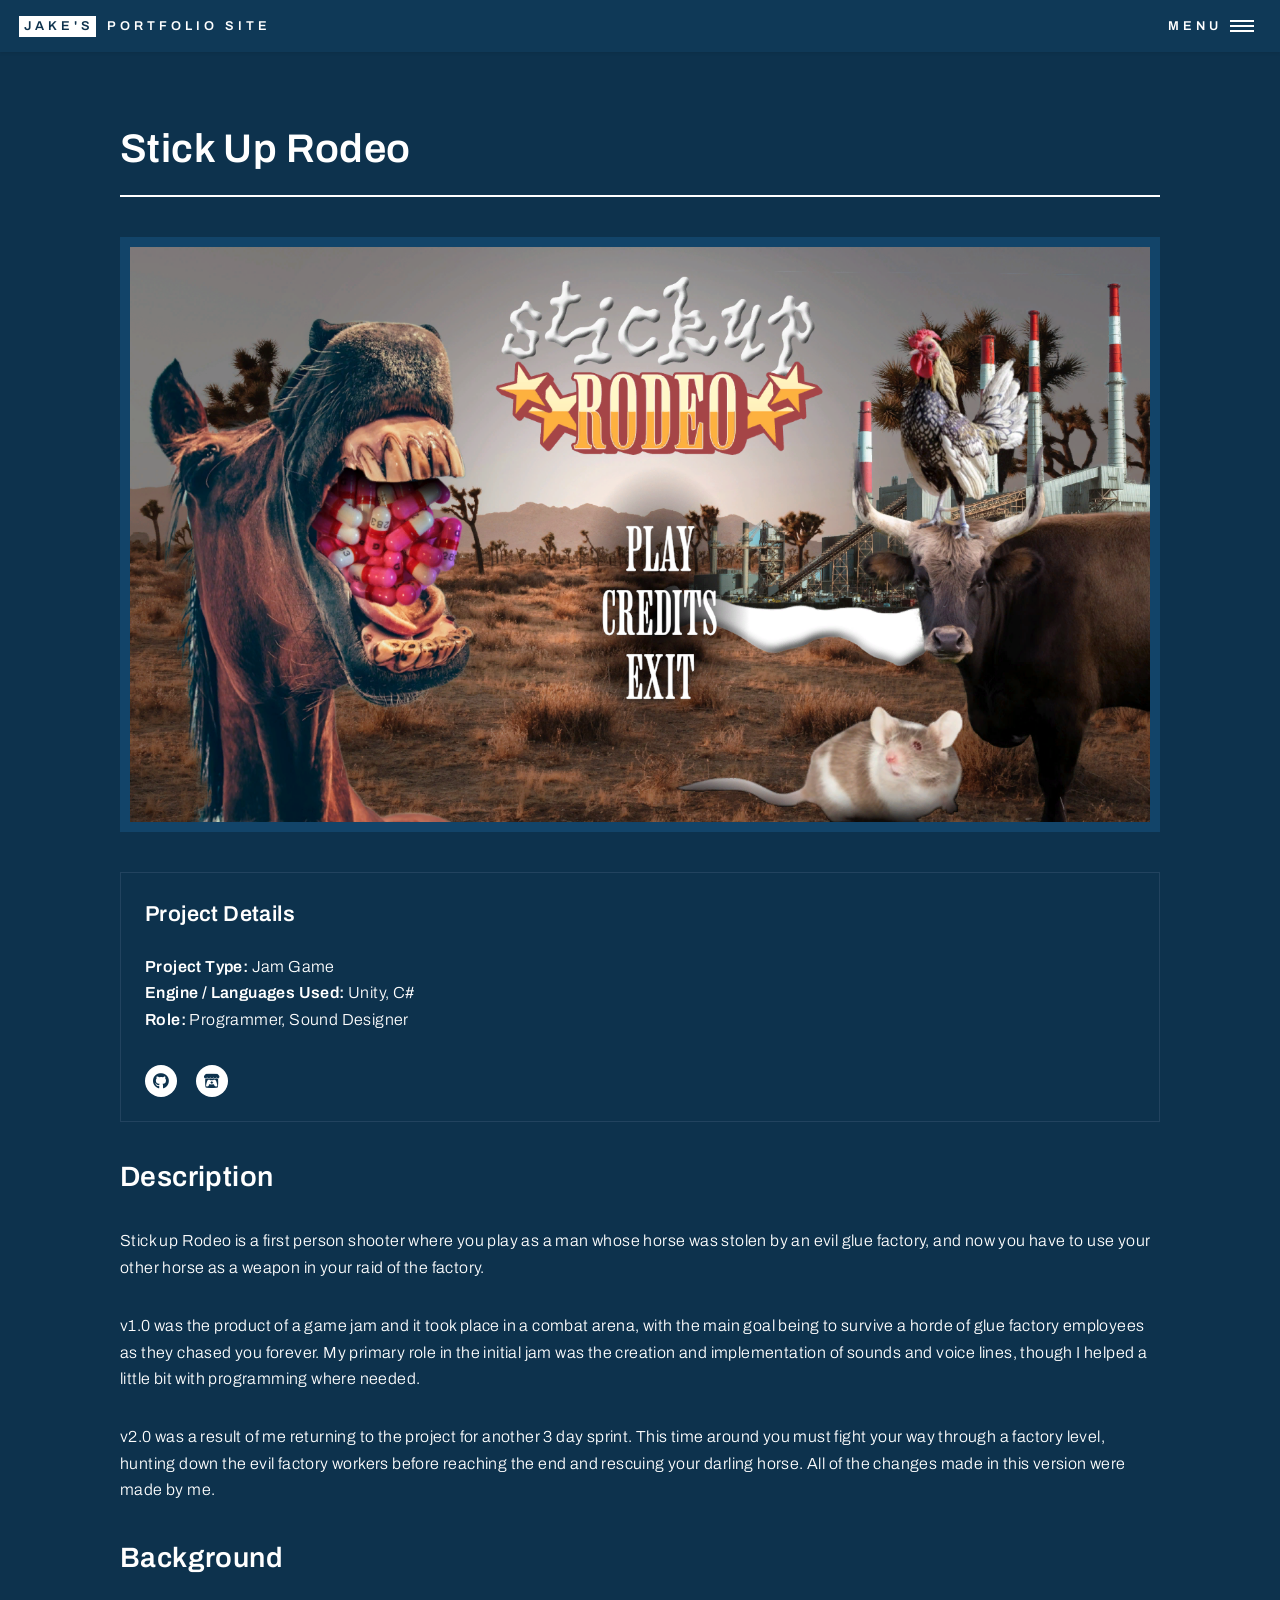
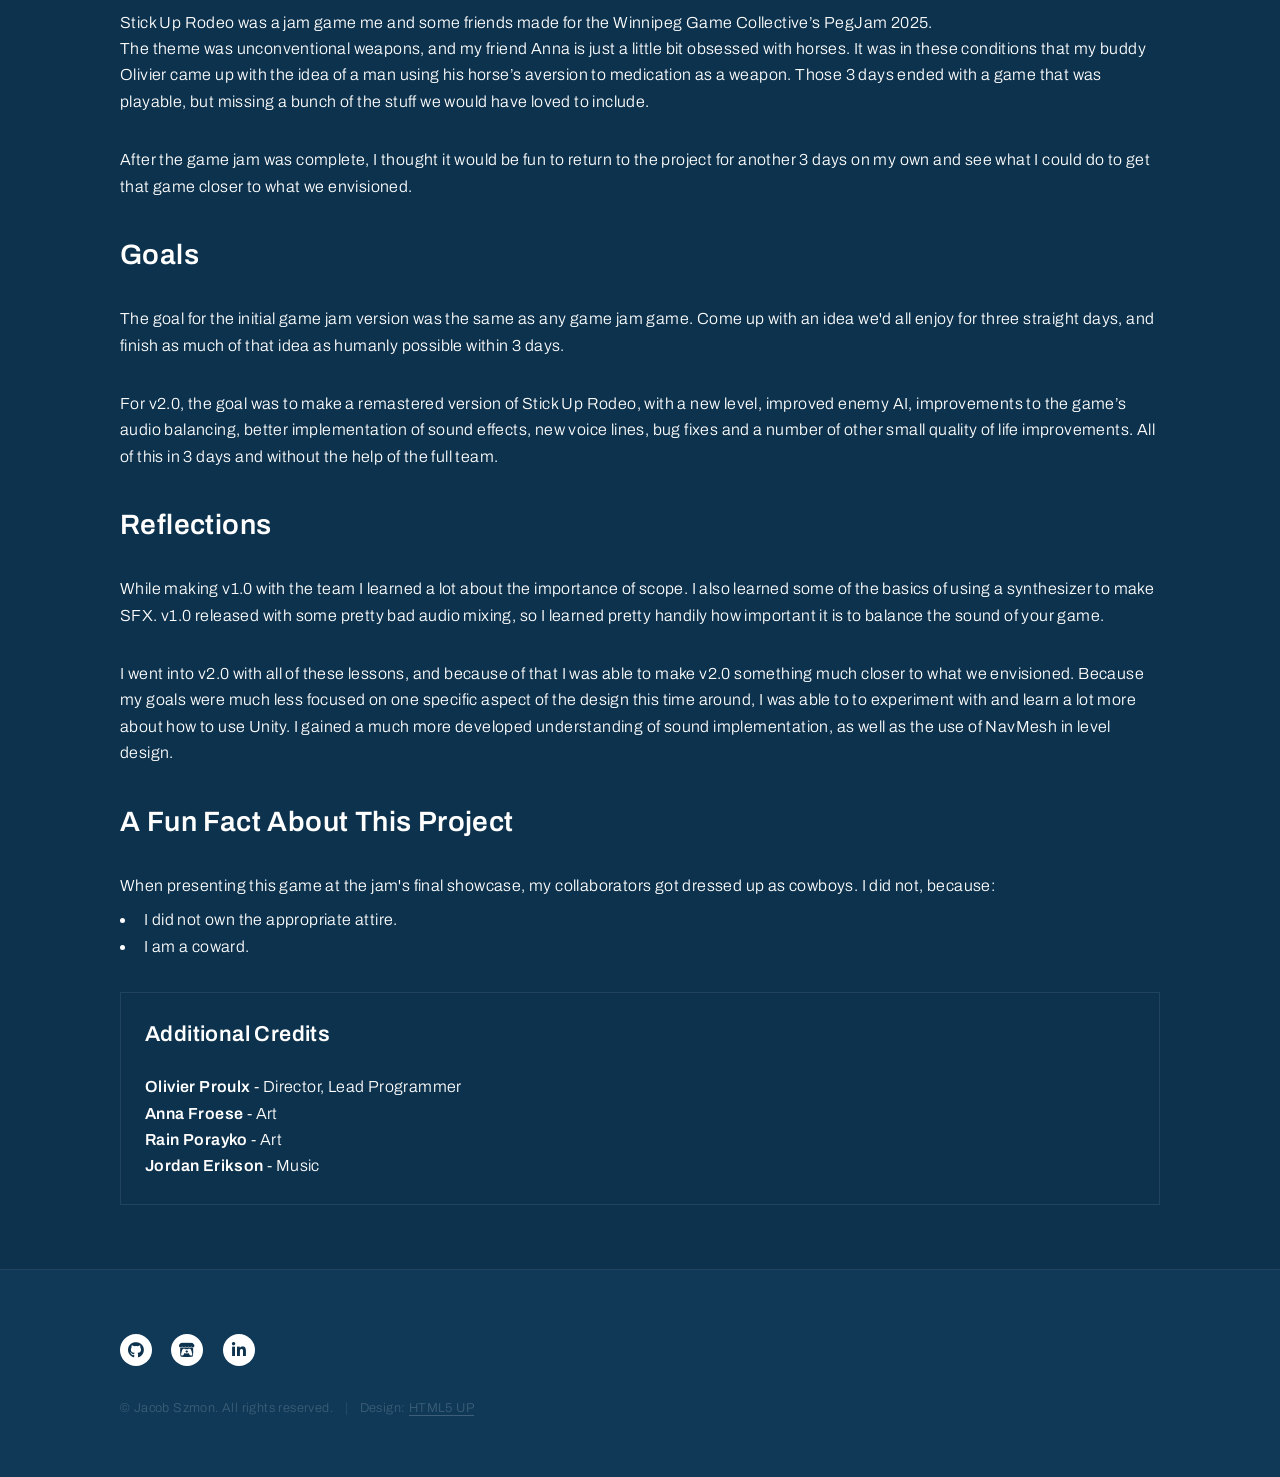
<file: assets/pages/projects/stickuprodeo.html>
<!DOCTYPE HTML>
<!--
	Forty by HTML5 UP
	html5up.net | @ajlkn
	Free for personal and commercial use under the CCA 3.0 license (html5up.net/license)
-->
<html>
	<head>
		<title>Stick Up Rodeo - Jake Szmon</title>
		<meta charset="utf-8" />
		<meta name="viewport" content="width=device-width, initial-scale=1, user-scalable=no" />
		<link rel="stylesheet" href="/assets/css/main.css" />
		<noscript><link rel="stylesheet" href="/assets/css/noscript.css" /></noscript>
	</head>
	<body class="is-preload">

		<!-- Wrapper -->
			<div id="wrapper">

				<!-- Header -->
					<header id="header">
						<a href="/index.html" class="logo"><strong>Jake<span>'s</span></strong> <span>Portfolio Site</span></a>
						<nav>
							<a href="#menu">Menu</a>
						</nav>
					</header>

				<!-- Menu -->
					<nav id="menu">
						<ul class="links">
							<li><a href="/index.html">Home</a></li>
							<li><a href="/assets/pages/ProgrammingProjects.html">Programming Projects</a></li>
						</ul>
					</nav>

				<!-- Main -->
					<div id="main" class="alt">

						<!-- One -->
							<section id="one">
								<div class="inner">
									<header class="major">
										<h1>Stick Up Rodeo</h1>
									</header>
									<span class="image main bordered"><img src="/assets/images/projects/stickup/StickUp_Header.png" alt="" /></span>

									<div class="box">
										<h3>Project Details</h3>
										<p>
											<b>Project Type:</b> Jam Game 
											<br> 
											<b>Engine / Languages Used:</b> Unity, C#
											<br>
											<b>Role:</b> Programmer, Sound Designer
										</p>
										<ul class="icons details">
											<li><a href="https://github.com/OlivierRRC/StickUpRodeo/tree/jake's-tweaks" class="icon brands alt fa-github"><span class="label">GitHub</span></a></li>
											<li><a href="https://heliturtleop.itch.io/stickup-rodeo" class="icon brands alt fa-itch-io"><span class="label">Itch</span></a></li>
										</ul>
									</div>

									<h2>Description</h2>
									<p>
										Stick up Rodeo is a first person shooter where you play as a man whose horse was stolen by an evil glue factory, and now you have to use your other horse as a weapon in your raid of the factory.
									</p>
									<p>
										v1.0 was the product of a game jam and it took place in a combat arena, with the main goal being to survive a horde of glue factory employees as they chased you forever. My primary role in the initial jam was the creation and implementation of sounds and voice lines, though I helped a little bit with programming where needed.
									</p>
									<p>
										v2.0 was a result of me returning to the project for another 3 day sprint. This time around you must fight your way through a factory level, hunting down the evil factory workers before reaching the end and rescuing your darling horse. All of the changes made in this version were made by me.
									</p>

									<h2>Background</h2>
									<p>
										Stick Up Rodeo was a jam game me and some friends made for the Winnipeg Game Collective’s PegJam 2025. 
										<br>
										The theme was unconventional weapons, and my friend Anna is just a little bit obsessed with horses. It was in these conditions that my buddy Olivier came up with the idea of a man using his horse’s aversion to medication as a weapon. Those 3 days ended with a game that was playable, but missing a bunch of the stuff we would have loved to include. 
									</p>
									<p>
										After the game jam was complete, I thought it would be fun to return to the project for another 3 days on my own and see what I could do to get that game closer to what we envisioned.
									</p>


									<h2>Goals</h2>
									<p>
										The goal for the initial game jam version was the same as any game jam game. Come up with an idea we'd all enjoy for three straight days, and finish as much of that idea as humanly possible within 3 days.
									</p>
									<p>
										For v2.0, the goal was to make a remastered version of Stick Up Rodeo, with a new level, improved enemy AI, improvements to the game’s audio balancing, better implementation of sound effects, new voice lines, bug fixes and a number of other small quality of life improvements. All of this in 3 days and without the help of the full team.
									</p>

									<h2>Reflections</h2>

									<p>
										While making v1.0 with the team I learned a lot about the importance of scope. I also learned some of the basics of using a synthesizer to make SFX. v1.0 released with some pretty bad audio mixing, so I learned pretty handily how important it is to balance the sound of your game. 
									</p>
									<p>
										I went into v2.0 with all of these lessons, and because of that I was able to make v2.0 something much closer to what we envisioned. Because my goals were much less focused on one specific aspect of the design this time around, I was able to to experiment with and learn a lot more about how to use Unity. I gained a much more developed understanding of sound implementation, as well as the use of NavMesh in level design.
									</p>

									<h2>A Fun Fact About This Project</h2>
									<p class="beforeList">
										When presenting this game at the jam's final showcase, my collaborators got dressed up as cowboys. I did not, because:
										<ul>
											<li> I did not own the appropriate attire.</li>
											<li> I am a coward.</li>
										</ul>
									</p>


									<div class="box">
										<h3>Additional Credits</h3>
										<p>
											<b>Olivier Proulx</b> - Director, Lead Programmer
											<br>
											<b>Anna Froese</b> - Art
											<br>
											<b>Rain Porayko</b> - Art
											<br>
											<b>Jordan Erikson</b> - Music
										</p>
									</div>
								</div>
							</section>

					</div>

				

				<!-- Footer -->
					<footer id="footer" class="projectFooter">
						<div class="inner">
							<ul class="icons">
								<li><a href="https://github.com/jacobszmon" class="icon brands alt fa-github"><span class="label">GitHub</span></a></li>
								<li><a href="https://szmonjbob.itch.io/" class="icon brands alt fa-itch-io"><span class="label">Itch</span></a></li>
								<li><a href="https://www.linkedin.com/in/jake-szmon-65138b3aa/" class="icon brands alt fa-linkedin-in"><span class="label">LinkedIn</span></a></li>
							</ul>
							<ul class="copyright">
								<li>&copy; Jacob Szmon. All rights reserved.</li><li>Design: <a href="https://html5up.net">HTML5 UP</a></li>
							</ul>
						</div>
					</footer>

			</div>

		<!-- Scripts -->
			<script src="/assets/js/jquery.min.js"></script>
			<script src="/assets/js/jquery.scrolly.min.js"></script>
			<script src="/assets/js/jquery.scrollex.min.js"></script>
			<script src="/assets/js/browser.min.js"></script>
			<script src="/assets/js/breakpoints.min.js"></script>
			<script src="/assets/js/util.js"></script>
			<script src="/assets/js/main.js"></script>

	</body>
</html>
</file>
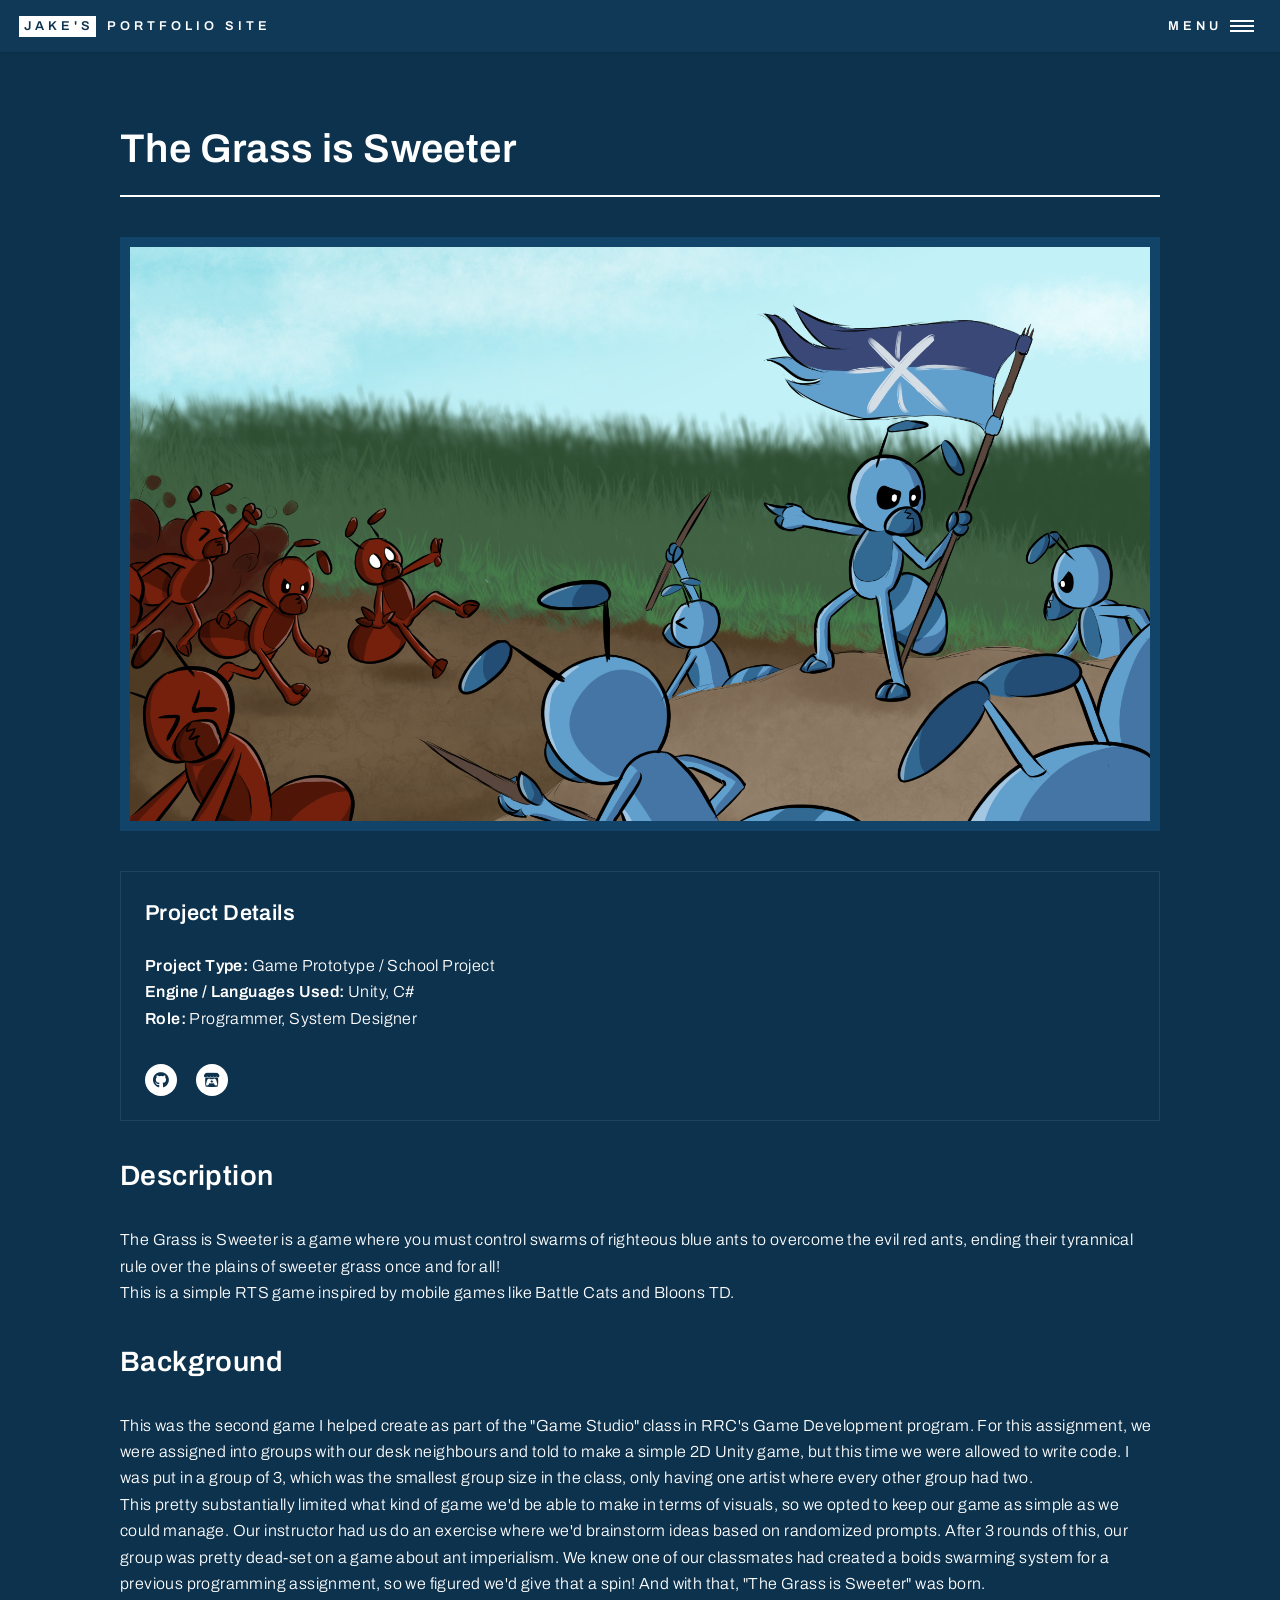
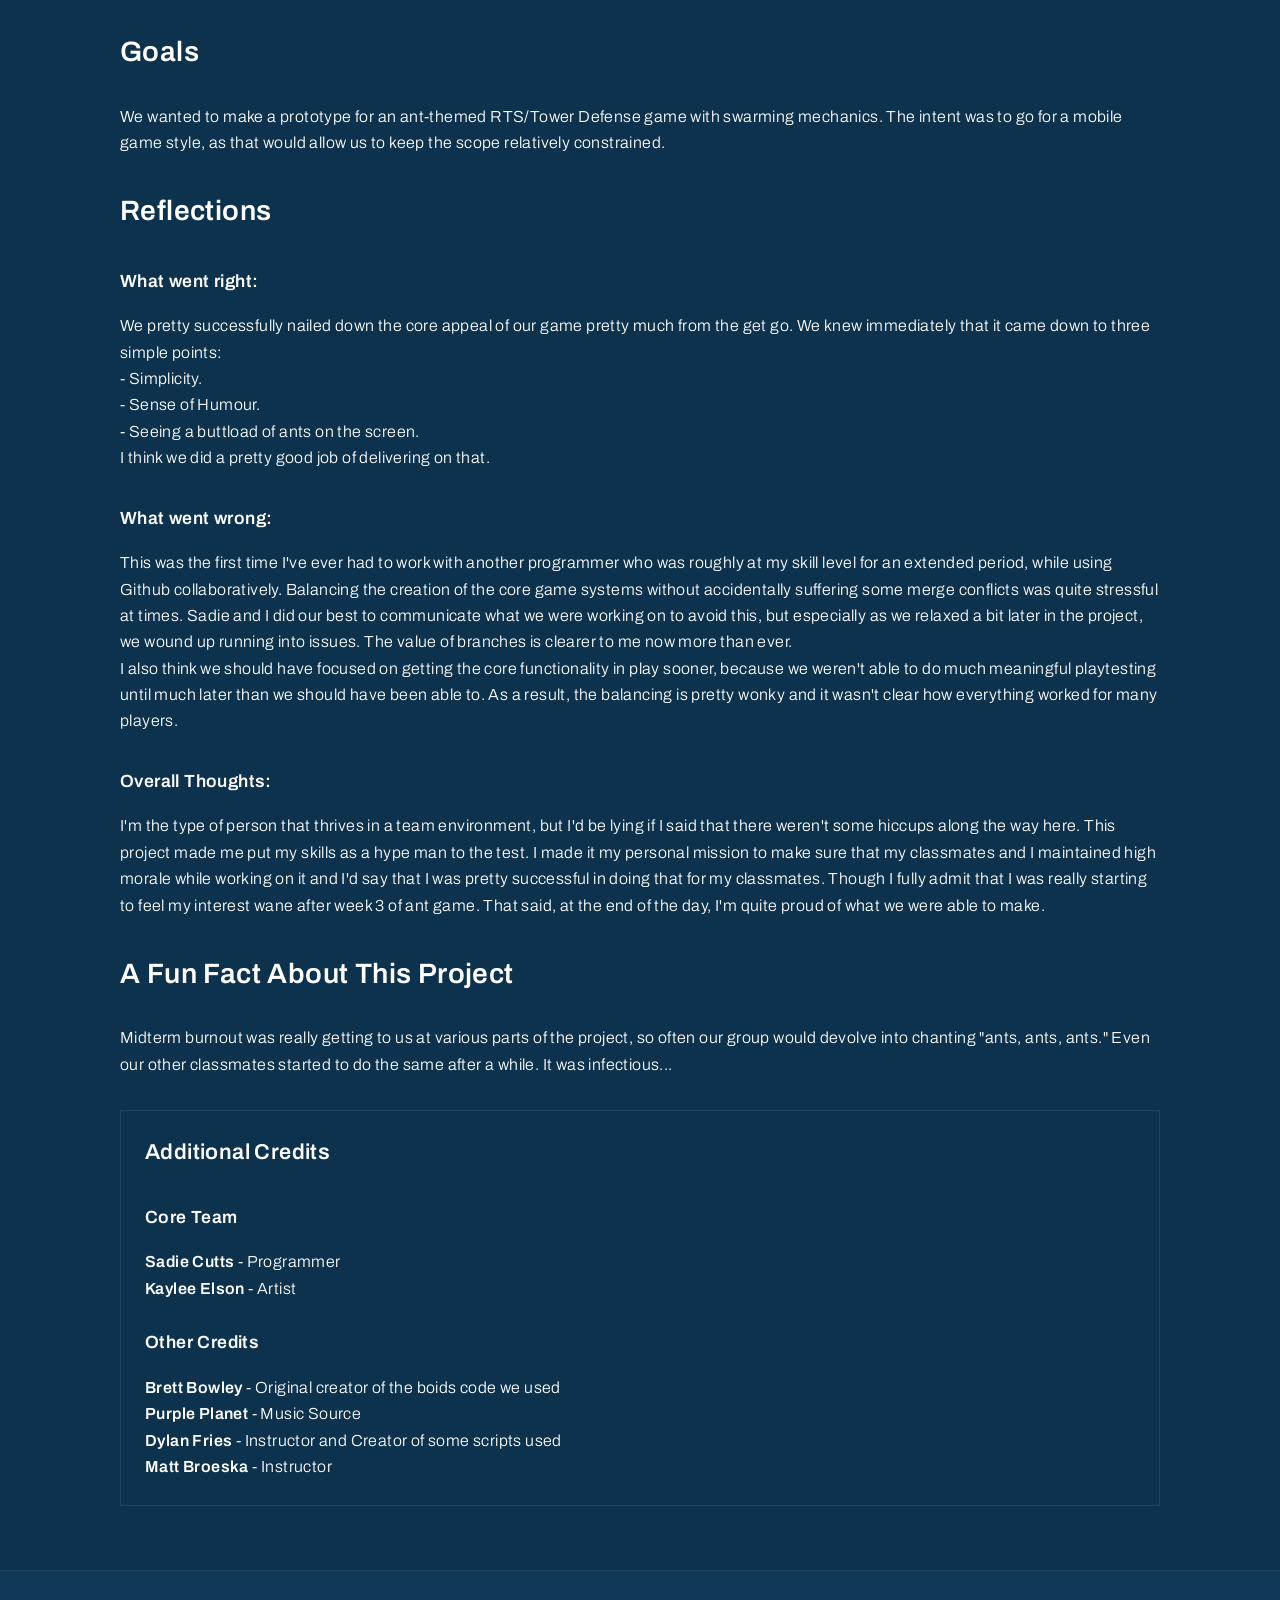
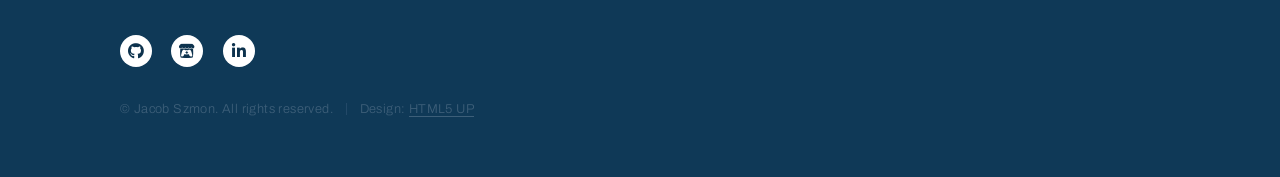
<file: assets/pages/projects/thegrassissweeter.html>
<!DOCTYPE HTML>
<!--
	Forty by HTML5 UP
	html5up.net | @ajlkn
	Free for personal and commercial use under the CCA 3.0 license (html5up.net/license)
-->
<html>
	<head>
		<title>The Grass is Sweeter - Jake Szmon</title>
		<meta charset="utf-8" />
		<meta name="viewport" content="width=device-width, initial-scale=1, user-scalable=no" />
		<link rel="stylesheet" href="/assets/css/main.css" />
		<noscript><link rel="stylesheet" href="/assets/css/noscript.css" /></noscript>
	</head>
	<body class="is-preload">

		<!-- Wrapper -->
			<div id="wrapper">

				<!-- Header -->
					<header id="header">
						<a href="/index.html" class="logo"><strong>Jake<span>'s</span></strong> <span>Portfolio Site</span></a>
						<nav>
							<a href="#menu">Menu</a>
						</nav>
					</header>

				<!-- Menu -->
					<nav id="menu">
						<ul class="links">
							<li><a href="/index.html">Home</a></li>
							<li><a href="/assets/pages/ProgrammingProjects.html">Programming Projects</a></li>
						</ul>
					</nav>

				<!-- Main -->
					<div id="main" class="alt">

						<!-- One -->
							<section id="one">
								<div class="inner">
									<header class="major">
										<h1>The Grass is Sweeter</h1>
									</header>
									<span class="image main bordered"><img src="/assets/images/projects/sweetgrass/TGiS_Header.png" alt="" /></span>

									<div class="box">
										<h3>Project Details</h3>
										<p>
											<b>Project Type:</b> Game Prototype / School Project 
											<br> 
											<b>Engine / Languages Used:</b> Unity, C#
											<br>
											<b>Role:</b> Programmer, System Designer
										</p>
										<ul class="icons details">
											<li><a href="https://github.com/jacobszmon/The-Grass-is-Sweeter/settings" class="icon brands alt fa-github"><span class="label">GitHub</span></a></li>
											<li><a href="https://szmonjbob.itch.io/the-grass-is-sweeter" class="icon brands alt fa-itch-io"><span class="label">Itch</span></a></li>
										</ul>
									</div>

									<h2>Description</h2>
									<p>
										The Grass is Sweeter is a game where you must control swarms of righteous blue ants to overcome the evil red ants, ending their tyrannical rule over the plains of sweeter grass once and for all!
										<br>
										This is a simple RTS game inspired by mobile games like Battle Cats and Bloons TD.
									</p>

									<h2>Background</h2>
									<p>
										This was the second game I helped create as part of the "Game Studio" class in RRC's Game Development program. For this assignment, we were assigned into groups with our desk neighbours and told to make a simple 2D Unity game, but this time we were allowed to write code. I was put in a group of 3, which was the smallest group size in the class, only having one artist where every other group had two.
										<br>
										This pretty substantially limited what kind of game we'd be able to make in terms of visuals, so we opted to keep our game as simple as we could manage. Our instructor had us do an exercise where we'd brainstorm ideas based on randomized prompts. After 3 rounds of this, our group was pretty dead-set on a game about ant imperialism. We knew one of our classmates had created a boids swarming system for a previous programming assignment, so we figured we'd give that a spin! And with that, "The Grass is Sweeter" was born.
									</p>


									<h2>Goals</h2>
									<p>
										We wanted to make a prototype for an ant-themed RTS/Tower Defense game with swarming mechanics. The intent was to go for a mobile game style, as that would allow us to keep the scope relatively constrained.
									</p>

									<h2>Reflections</h2>
									<p>
										<h4>What went right:</h4>
										We pretty successfully nailed down the core appeal of our game pretty much from the get go. We knew immediately that it came down to three simple points:
										<br>
											- Simplicity.
										<br>
											- Sense of Humour.
										<br>
											- Seeing a buttload of ants on the screen.
										<br>
										I think we did a pretty good job of delivering on that.
									</p>
									<p>
										<h4>What went wrong:</h4>
										This was the first time I've ever had to work with another programmer who was roughly at my skill level for an extended period, while using Github collaboratively. Balancing the creation of the core game systems without accidentally suffering some merge conflicts was quite stressful at times. Sadie and I did our best to communicate what we were working on to avoid this, but especially as we relaxed a bit later in the project, we wound up running into issues. The value of branches is clearer to me now more than ever.
										<br>
										I also think we should have focused on getting the core functionality in play sooner, because we weren't able to do much meaningful playtesting until much later than we should have been able to. As a result, the balancing is pretty wonky and it wasn't clear how everything worked for many players.
									</p>
									<p>
										<h4>Overall Thoughts:</h4>

										I'm the type of person that thrives in a team environment, but I'd be lying if I said that there weren't some hiccups along the way here.
										This project made me put my skills as a hype man to the test. I made it my personal mission to make sure that my classmates and I maintained high morale while working on it and I'd say that I was pretty successful in doing that for my classmates. Though I fully admit that I was really starting to feel my interest wane after week 3 of ant game. That said, at the end of the day, I'm quite proud of what we were able to make.
										<br>
									</p>

									<h2>A Fun Fact About This Project</h2>
									<p> 
										Midterm burnout was really getting to us at various parts of the project, so often our group would devolve into chanting "ants, ants, ants." Even our other classmates started to do the same after a while. It was infectious...
									</p>


									<div class="box">
										<h3>Additional Credits</h3>
										<p>
											<h4>Core Team</h4>
											<b>Sadie Cutts</b> - Programmer
											<br>
											<b>Kaylee Elson</b> - Artist
											<br>
											<br>
											<h4>Other Credits</h4>
											<b>Brett Bowley</b> - Original creator of the boids code we used
											<br>
											<b>Purple Planet</b> - Music Source
											<br>
											<b>Dylan Fries</b> - Instructor and Creator of some scripts used
											<br>
											<b>Matt Broeska</b> - Instructor
										</p>
									</div>
								</div>
							</section>

					</div>


				<!-- Footer -->
					<footer id="footer" class="projectFooter">
						<div class="inner">
							<ul class="icons">
								<li><a href="https://github.com/jacobszmon" class="icon brands alt fa-github"><span class="label">GitHub</span></a></li>
								<li><a href="https://szmonjbob.itch.io/" class="icon brands alt fa-itch-io"><span class="label">Itch</span></a></li>
								<li><a href="https://www.linkedin.com/in/jake-szmon-65138b3aa/" class="icon brands alt fa-linkedin-in"><span class="label">LinkedIn</span></a></li>
							</ul>
							<ul class="copyright">
								<li>&copy; Jacob Szmon. All rights reserved.</li><li>Design: <a href="https://html5up.net">HTML5 UP</a></li>
							</ul>
						</div>
					</footer>
			</div>

		<!-- Scripts -->
			<script src="/assets/js/jquery.min.js"></script>
			<script src="/assets/js/jquery.scrolly.min.js"></script>
			<script src="/assets/js/jquery.scrollex.min.js"></script>
			<script src="/assets/js/browser.min.js"></script>
			<script src="/assets/js/breakpoints.min.js"></script>
			<script src="/assets/js/util.js"></script>
			<script src="/assets/js/main.js"></script>

	</body>
</html>
</file>
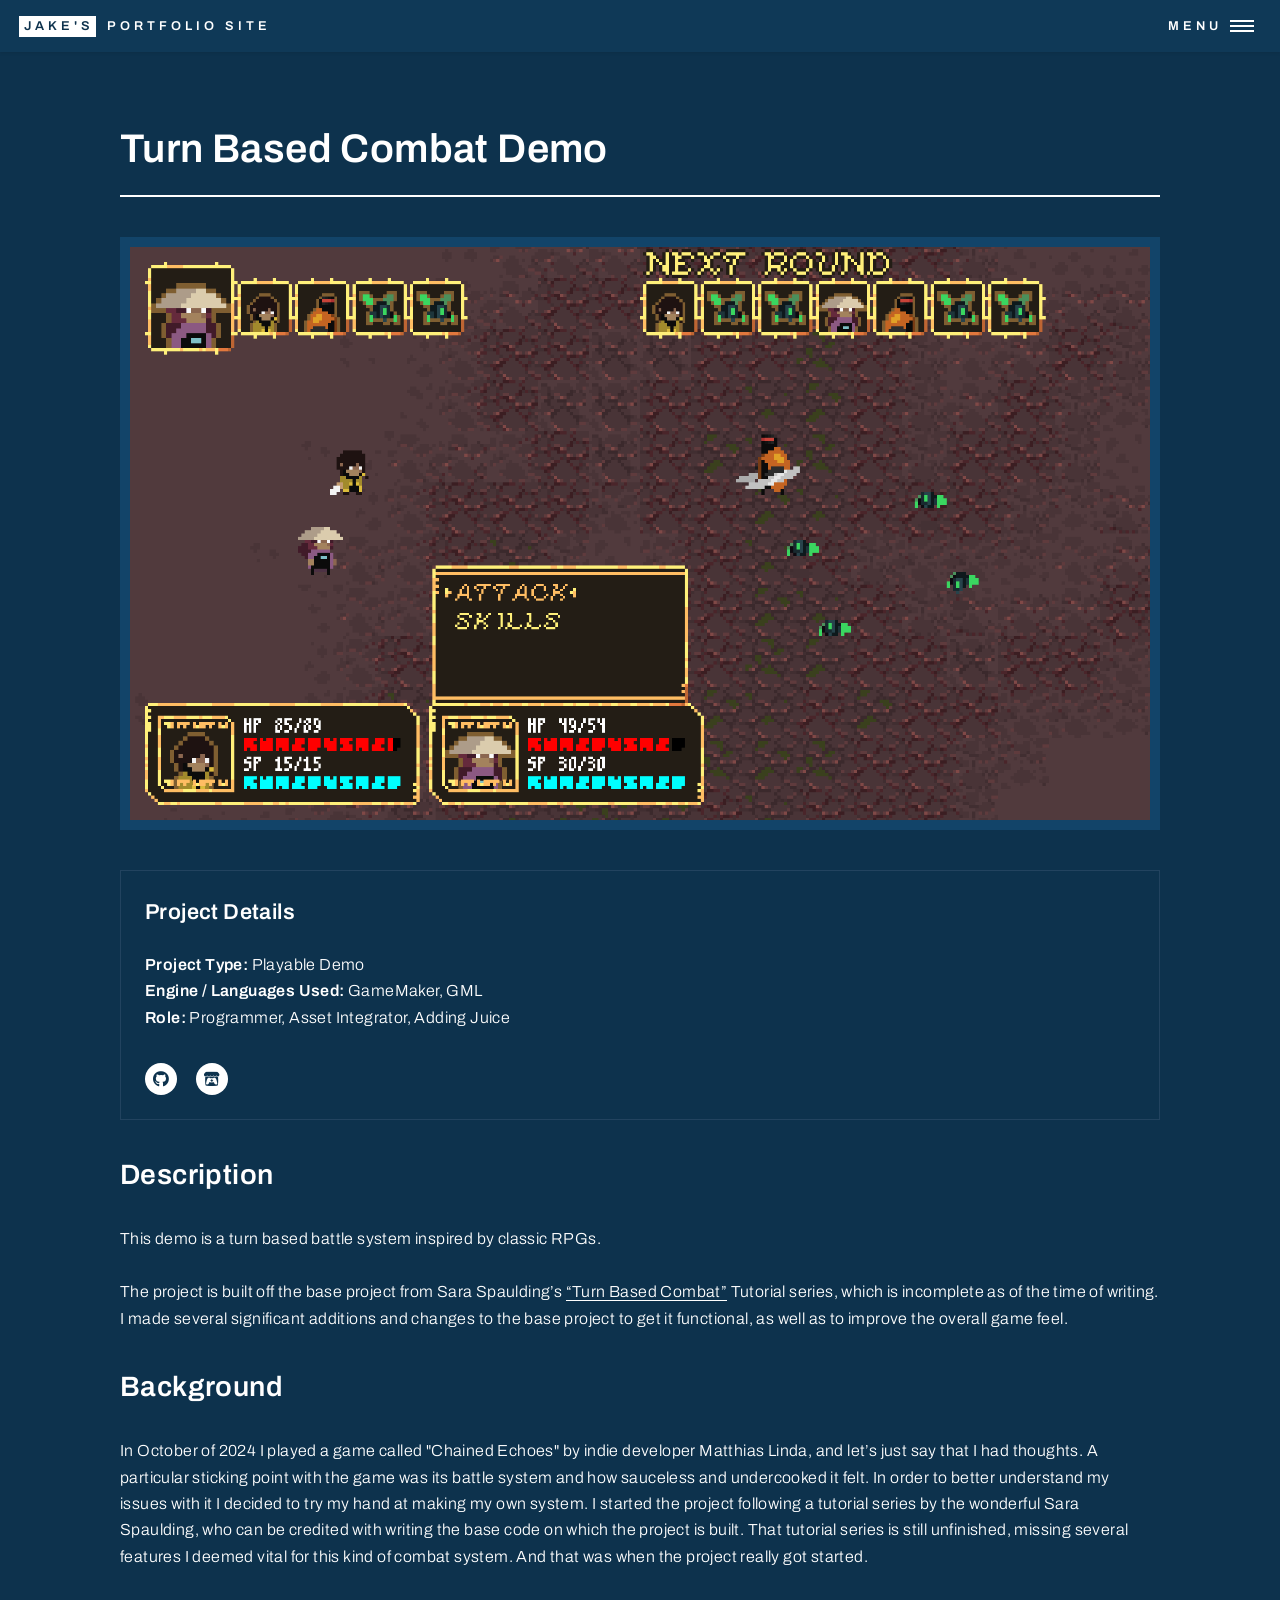
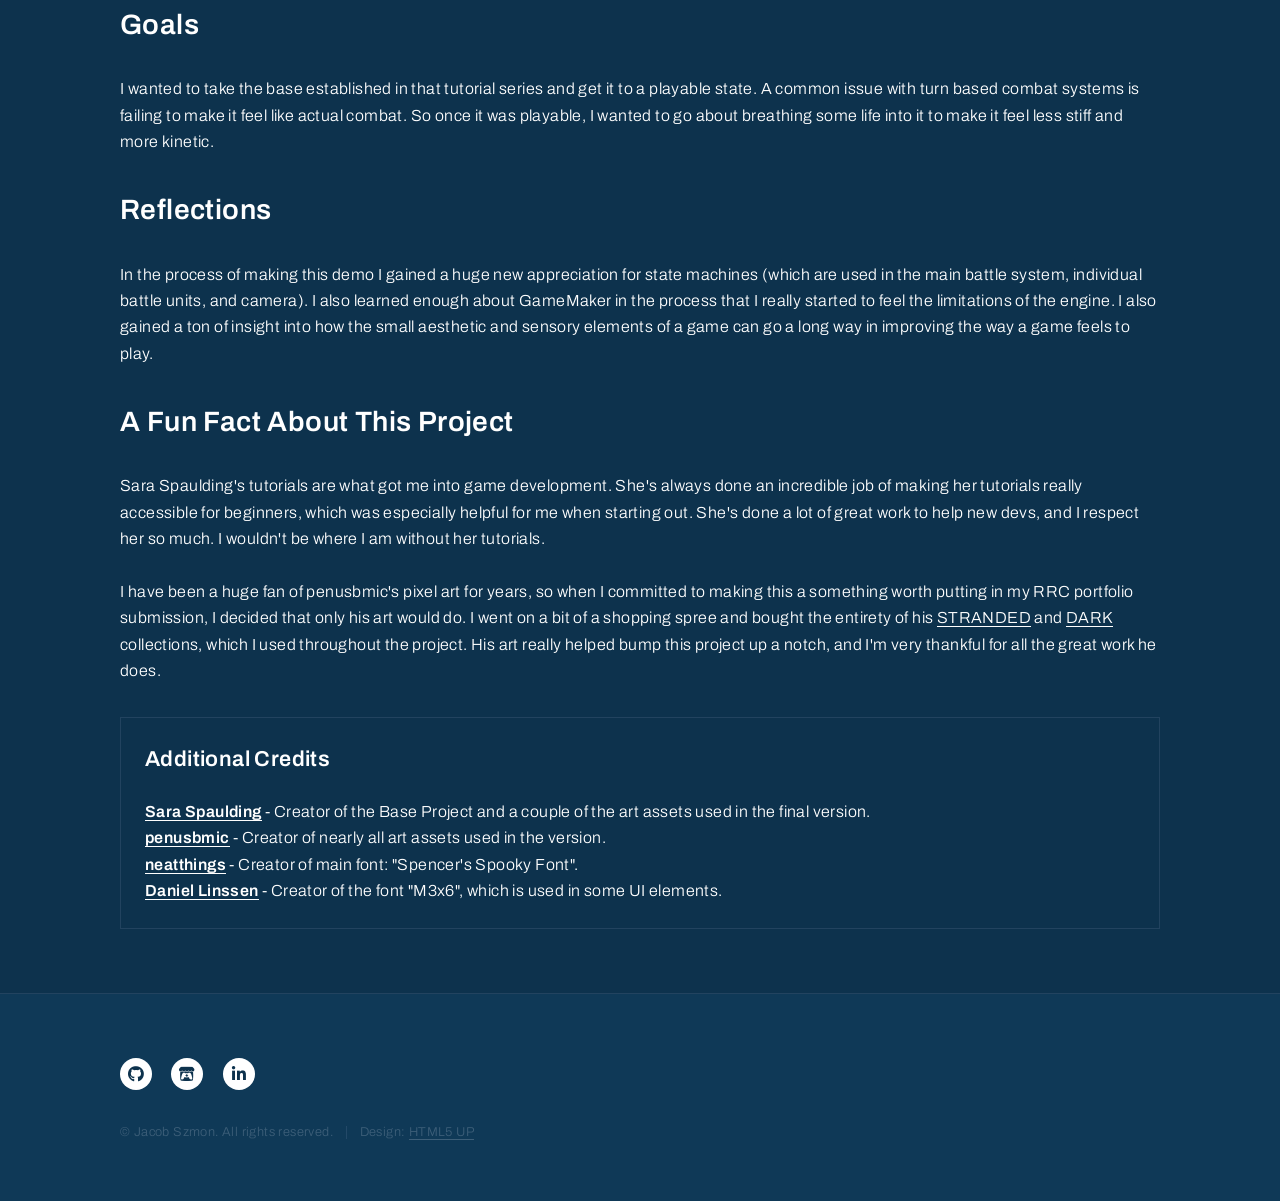
<file: assets/pages/projects/turnbasedcombat.html>
<!DOCTYPE HTML>
<!--
	Forty by HTML5 UP
	html5up.net | @ajlkn
	Free for personal and commercial use under the CCA 3.0 license (html5up.net/license)
-->
<html>
	<head>
		<title>Turn Based Combat Demo - Jake Szmon</title>
		<meta charset="utf-8" />
		<meta name="viewport" content="width=device-width, initial-scale=1, user-scalable=no" />
		<link rel="stylesheet" href="/assets/css/main.css" />
		<noscript><link rel="stylesheet" href="/assets/css/noscript.css" /></noscript>
	</head>
	<body class="is-preload">

		<!-- Wrapper -->
			<div id="wrapper">

				<!-- Header -->
					<header id="header">
						<a href="/index.html" class="logo"><strong>Jake<span>'s</span></strong> <span>Portfolio Site</span></a>
						<nav>
							<a href="#menu">Menu</a>
						</nav>
					</header>

				<!-- Menu -->
					<nav id="menu">
						<ul class="links">
							<li><a href="index.html">Home</a></li>
							<li><a href="/assets/pages/ProgrammingProjects.html">Programming Projects</a></li>
						</ul>
					</nav>

				<!-- Main -->
					<div id="main" class="alt">

						<!-- One -->
							<section id="one">
								<div class="inner">
									<header class="major">
										<h1>Turn Based Combat Demo</h1>
									</header>
									<span class="image main bordered"><img src="/assets/images/projects/turnbased/TBB_Header.png" alt="" /></span>

									<div class="box">
										<h3>Project Details</h3>
										<p>
											<b>Project Type:</b> Playable Demo 
											<br> 
											<b>Engine / Languages Used:</b> GameMaker, GML
											<br>
											<b>Role:</b> Programmer, Asset Integrator, Adding Juice
										</p>
										<ul class="icons details">
											<li><a href="https://github.com/szmonjbob/Jakes-Turn-Based-Battle-System" class="icon brands alt fa-github"><span class="label">GitHub</span></a></li>
											<li><a href="https://szmonjbob.itch.io" class="icon brands alt fa-itch-io"><span class="label">Itch</span></a></li>
										</ul>
									</div>

									<h2>Description</h2>
									<p>
										This demo is a turn based battle system inspired by classic RPGs. 
										<br>
										<br>
										The project is built off the base project from Sara Spaulding’s <a href="https://www.youtube.com/playlist?list=PLPRT_JORnIurSiSB5r7UQAdzoEv-HF24L">“Turn Based Combat”</a> Tutorial series, which is incomplete as of the time of writing. I made several significant additions and changes to the base project to get it functional, as well as to improve the overall game feel.
									</p>

									<h2>Background</h2>
									<p>
										In October of 2024 I played a game called "Chained Echoes" by indie developer Matthias Linda, and let’s just say that I had thoughts. A particular sticking point with the game was its battle system and how sauceless and undercooked it felt. In order to better understand my issues with it I decided to try my hand at making my own system. I started the project following a tutorial series by the wonderful Sara Spaulding, who can be credited with writing the base code on which the project is built. That tutorial series is still unfinished, missing several features I deemed vital for this kind of combat system. And that was when the project really got started.
									</p>


									<h2>Goals</h2>
									<p>
										I wanted to take the base established in that tutorial series and get it to a playable state. A common issue with turn based combat systems is failing to make it feel like actual combat. So once it was playable, I wanted to go about breathing some life into it to make it feel less stiff and more kinetic.
									</p>

									<h2>Reflections</h2>
									<p>
										In the process of making this demo I gained a huge new appreciation for state machines (which are used in the main battle system, individual battle units, and camera). I also learned enough about GameMaker in the process that I really started to feel the limitations of the engine. I also gained a ton of insight into how the small aesthetic and sensory elements of a game can go a long way in improving the way a game feels to play.
									</p>

									<h2>A Fun Fact About This Project</h2>
									<p> 
										Sara Spaulding's tutorials are what got me into game development. She's always done an incredible job of making her tutorials really accessible for beginners, which was especially helpful for me when starting out. She's done a lot of great work to help new devs, and I respect her so much. I wouldn't be where I am without her tutorials.
										<br>
										<br>
										I have been a huge fan of penusbmic's pixel art for years, so when I committed to making this a something worth putting in my RRC portfolio submission, I decided that only his art would do. I went on a bit of a shopping spree and bought the entirety of his <a href="https://itch.io/s/145925/stranded-bundle">STRANDED</a> and <a href="https://itch.io/s/145923/dark-series-bundle">DARK</a> collections, which I used throughout the project. His art really helped bump this project up a notch, and I'm very thankful for all the great work he does.
									</p>


									<div class="box">
										<h3>Additional Credits</h3>
										<p>
											<b><a href="https://www.youtube.com/@SaraSpalding/videos">Sara Spaulding</a></b> - Creator of the Base Project and a couple of the art assets used in the final version.
											<br>
											<b><a href="https://penusbmic.itch.io/">penusbmic</a></b> - Creator of nearly all art assets used in the version.
											<br>
											<b><a href="https://neatthings.itch.io/">neatthings</a></b> - Creator of main font: "Spencer's Spooky Font".
											<br>
											<b><a href="https://managore.itch.io/">Daniel Linssen</a></b> - Creator of the font "M3x6", which is used in some UI elements.
										</p>
									</div>
								</div>
							</section>

					</div>


				<!-- Footer -->
					<footer id="footer" class="projectFooter">
						<div class="inner">
							<ul class="icons">
								<li><a href="https://github.com/jacobszmon" class="icon brands alt fa-github"><span class="label">GitHub</span></a></li>
								<li><a href="https://szmonjbob.itch.io/" class="icon brands alt fa-itch-io"><span class="label">Itch</span></a></li>
								<li><a href="https://www.linkedin.com/in/jake-szmon-65138b3aa/" class="icon brands alt fa-linkedin-in"><span class="label">LinkedIn</span></a></li>
							</ul>
							<ul class="copyright">
								<li>&copy; Jacob Szmon. All rights reserved.</li><li>Design: <a href="https://html5up.net">HTML5 UP</a></li>
							</ul>
						</div>
					</footer>

			</div>

		<!-- Scripts -->
			<script src="/assets/js/jquery.min.js"></script>
			<script src="/assets/js/jquery.scrolly.min.js"></script>
			<script src="/assets/js/jquery.scrollex.min.js"></script>
			<script src="/assets/js/browser.min.js"></script>
			<script src="/assets/js/breakpoints.min.js"></script>
			<script src="/assets/js/util.js"></script>
			<script src="/assets/js/main.js"></script>

	</body>
</html>
</file>
<file: assets/css/noscript.css>
/*
	Forty by HTML5 UP
	html5up.net | @ajlkn
	Free for personal and commercial use under the CCA 3.0 license (html5up.net/license)
*/

/* Banner */

	body.is-preload #banner:after {
		opacity: 0.85;
	}

	body.is-preload #banner > .inner {
		-moz-filter: none;
		-webkit-filter: none;
		-ms-filter: none;
		filter: none;
		-moz-transform: none;
		-webkit-transform: none;
		-ms-transform: none;
		transform: none;
		opacity: 1;
	}
</file>
<file: assets/css/main.css>
@import url(fontawesome-all.min.css);
@import url("https://fonts.googleapis.com/css?family=Source+Sans+Pro:300,300italic,600,600italic");
@import url('https://fonts.googleapis.com/css2?family=Archivo:ital,wght@0,100..900;1,100..900&family=Roboto:ital,wght@0,100..900;1,100..900&family=Spectral+SC:ital,wght@0,200;0,300;0,400;0,500;0,600;0,700;0,800;1,200;1,300;1,400;1,500;1,600;1,700;1,800&family=Spectral:ital,wght@0,200;0,300;0,400;0,500;0,600;0,700;0,800;1,200;1,300;1,400;1,500;1,600;1,700;1,800&display=swap');

/*
	Forty by HTML5 UP
	html5up.net | @ajlkn
	Free for personal and commercial use under the CCA 3.0 license (html5up.net/license)
*/




html, body, div, span, applet, object,
iframe, h1, h2, h3, h4, h5, h6, p, blockquote,
pre, a, abbr, acronym, address, big, cite,
code, del, dfn, em, img, ins, kbd, q, s, samp,
small, strike, strong, sub, sup, tt, var, b,
u, i, center, dl, dt, dd, ol, ul, li, fieldset,
form, label, legend, table, caption, tbody,
tfoot, thead, tr, th, td, article, aside,
canvas, details, embed, figure, figcaption,
footer, header, hgroup, menu, nav, output, ruby,
section, summary, time, mark, audio, video {
	margin: 0;
	padding: 0;
	border: 0;
	font-size: 100%;
	font: inherit;
	vertical-align: baseline;}

article, aside, details, figcaption, figure,
footer, header, hgroup, menu, nav, section {
	display: block;}

body {
	line-height: 1;
}

ol, ul {
	list-style: none;
}

blockquote, q {
	quotes: none;
}

	blockquote:before, blockquote:after, q:before, q:after {
		content: '';
		content: none;
	}

table {
	border-collapse: collapse;
	border-spacing: 0;
}

body {
	-webkit-text-size-adjust: none;
}

mark {
	background-color: transparent;
	color: inherit;
}

input::-moz-focus-inner {
	border: 0;
	padding: 0;
}

input, select, textarea {
	-moz-appearance: none;
	-webkit-appearance: none;
	-ms-appearance: none;
	appearance: none;
}

/* Basic */

	@-ms-viewport {
		width: device-width;
	}

	body {
		-ms-overflow-style: scrollbar;
	}

	@media screen and (max-width: 480px) {

		html, body {
			min-width: 320px;
		}

	}

	html {
		box-sizing: border-box;
	}

	*, *:before, *:after {
		box-sizing: inherit;
		--key-color: #0d324d;
		--color2: #0F3957;
		--color3: #124469;
		--color4: #15507A;

		--HeaderFontFamily: "Archivo", sans-serif;
		--BodyFontFamily: "Spectral", serif;
	}

	body {
		background: var(--key-color);
	}

		body.is-preload *, body.is-preload *:before, body.is-preload *:after {
			-moz-animation: none !important;
			-webkit-animation: none !important;
			-ms-animation: none !important;
			animation: none !important;
			-moz-transition: none !important;
			-webkit-transition: none !important;
			-ms-transition: none !important;
			transition: none !important;
		}

/* Type */

	body, input, select, textarea {
		color: #ffffff;
		font-family: var(--HeaderFontFamily);
		font-size: 17pt;
		font-weight: 300;
		letter-spacing: 0.025em;
		line-height: 1.65;
	}

		@media screen and (max-width: 1680px) {

			body, input, select, textarea {
				font-size: 14pt;
			}

		}

		@media screen and (max-width: 1280px) {

			body, input, select, textarea {
				font-size: 12pt;
			}

		}

		@media screen and (max-width: 360px) {

			body, input, select, textarea {
				font-size: 11pt;
			}

		}

	a {
		-moz-transition: color 0.2s ease-in-out, border-bottom-color 0.2s ease-in-out;
		-webkit-transition: color 0.2s ease-in-out, border-bottom-color 0.2s ease-in-out;
		-ms-transition: color 0.2s ease-in-out, border-bottom-color 0.2s ease-in-out;
		transition: color 0.2s ease-in-out, border-bottom-color 0.2s ease-in-out;
		border-bottom: solid 1px;
		color: inherit;
		text-decoration: none;
	}

		a:hover {
			border-bottom-color: transparent;
			color: #9bf1ff !important;
		}

		a:active {
			color: #53e3fb !important;
		}

	strong, b {
		color: #ffffff;
		font-weight: 600;
	}

	em, i {
		font-style: italic;
	}

	p {
		margin: 0 0 2em 0;
	}

	h1, h2, h3, h4, h5, h6 {
		color: #ffffff;
		font-weight: 600;
		line-height: 1.65;
		margin: 0 0 1em 0;
		word-wrap: break-word;
	}

		h1 a, h2 a, h3 a, h4 a, h5 a, h6 a {
			color: inherit;
			border-bottom: 0;
		}

	h1 {
		font-size: 2.5em;
	}

	h2 {
		font-size: 1.75em;
	}

	h3 {
		font-size: 1.35em;
	}

	h4 {
		font-size: 1.1em;
	}

	h5 {
		font-size: 0.9em;
	}

	h6 {
		font-size: 0.7em;
	}

	@media screen and (max-width: 736px) {

		h1 {
			font-size: 2em;
		}

		h2 {
			font-size: 1.5em;
		}

		h3 {
			font-size: 1.25em;
		}

	}

	sub {
		font-size: 0.8em;
		position: relative;
		top: 0.5em;
	}

	sup {
		font-size: 0.8em;
		position: relative;
		top: -0.5em;
	}

	blockquote {
		border-left: solid 4px rgba(212, 212, 255, 0.1);
		font-style: italic;
		margin: 0 0 2em 0;
		padding: 0.5em 0 0.5em 2em;
	}

	code {
		background: rgba(212, 212, 255, 0.035);
		font-family: "Courier New", monospace;
		font-size: 0.9em;
		margin: 0 0.25em;
		padding: 0.25em 0.65em;
	}

	pre {
		-webkit-overflow-scrolling: touch;
		font-family: "Courier New", monospace;
		font-size: 0.9em;
		margin: 0 0 2em 0;
	}

		pre code {
			display: block;
			line-height: 1.75;
			padding: 1em 1.5em;
			overflow-x: auto;
		}

	hr {
		border: 0;
		border-bottom: solid 1px rgba(212, 212, 255, 0.1);
		margin: 2em 0;
	}

		hr.major {
			margin: 3em 0;
		}

	.align-left {
		text-align: left;
	}

	.align-center {
		text-align: center;
	}

	.align-right {
		text-align: right;
	}

/* Row */

	.row {
		display: flex;
		flex-wrap: wrap;
		box-sizing: border-box;
		align-items: stretch;
	}

		.row > * {
			box-sizing: border-box;
		}

		.row.gtr-uniform > * > :last-child {
			margin-bottom: 0;
		}

		.row.aln-left {
			justify-content: flex-start;
		}

		.row.aln-center {
			justify-content: center;
		}

		.row.aln-right {
			justify-content: flex-end;
		}

		.row.aln-top {
			align-items: flex-start;
		}

		.row.aln-middle {
			align-items: center;
		}

		.row.aln-bottom {
			align-items: flex-end;
		}

		.row > .imp {
			order: -1;
		}

		.row > .col-1 {
			width: 8.33333%;
		}

		.row > .off-1 {
			margin-left: 8.33333%;
		}

		.row > .col-2 {
			width: 16.66667%;
		}

		.row > .off-2 {
			margin-left: 16.66667%;
		}

		.row > .col-3 {
			width: 25%;
		}

		.row > .off-3 {
			margin-left: 25%;
		}

		.row > .col-4 {
			width: 33.33333%;
		}

		.row > .off-4 {
			margin-left: 33.33333%;
		}

		.row > .col-5 {
			width: 41.66667%;
		}

		.row > .off-5 {
			margin-left: 41.66667%;
		}

		.row > .col-6 {
			width: 50%;
		}

		.row > .off-6 {
			margin-left: 50%;
		}

		.row > .col-7 {
			width: 58.33333%;
		}

		.row > .off-7 {
			margin-left: 58.33333%;
		}

		.row > .col-8 {
			width: 66.66667%;
		}

		.row > .off-8 {
			margin-left: 66.66667%;
		}

		.row > .col-9 {
			width: 75%;
		}

		.row > .off-9 {
			margin-left: 75%;
		}

		.row > .col-10 {
			width: 83.33333%;
		}

		.row > .off-10 {
			margin-left: 83.33333%;
		}

		.row > .col-11 {
			width: 91.66667%;
		}

		.row > .off-11 {
			margin-left: 91.66667%;
		}

		.row > .col-12 {
			width: 100%;
		}

		.row > .off-12 {
			margin-left: 100%;
		}

		.row.gtr-0 {
			margin-top: 0;
			margin-left: 0em;
		}

			.row.gtr-0 > * {
				padding: 0 0 0 0em;
			}

			.row.gtr-0.gtr-uniform {
				margin-top: 0em;
			}

				.row.gtr-0.gtr-uniform > * {
					padding-top: 0em;
				}

		.row.gtr-25 {
			margin-top: 0;
			margin-left: -0.5em;
		}

			.row.gtr-25 > * {
				padding: 0 0 0 0.5em;
			}

			.row.gtr-25.gtr-uniform {
				margin-top: -0.5em;
			}

				.row.gtr-25.gtr-uniform > * {
					padding-top: 0.5em;
				}

		.row.gtr-50 {
			margin-top: 0;
			margin-left: -1em;
		}

			.row.gtr-50 > * {
				padding: 0 0 0 1em;
			}

			.row.gtr-50.gtr-uniform {
				margin-top: -1em;
			}

				.row.gtr-50.gtr-uniform > * {
					padding-top: 1em;
				}

		.row {
			margin-top: 0;
			margin-left: -2em;
		}

			.row > * {
				padding: 0 0 0 2em;
			}

			.row.gtr-uniform {
				margin-top: -2em;
			}

				.row.gtr-uniform > * {
					padding-top: 2em;
				}

		.row.gtr-150 {
			margin-top: 0;
			margin-left: -3em;
		}

			.row.gtr-150 > * {
				padding: 0 0 0 3em;
			}

			.row.gtr-150.gtr-uniform {
				margin-top: -3em;
			}

				.row.gtr-150.gtr-uniform > * {
					padding-top: 3em;
				}

		.row.gtr-200 {
			margin-top: 0;
			margin-left: -4em;
		}

			.row.gtr-200 > * {
				padding: 0 0 0 4em;
			}

			.row.gtr-200.gtr-uniform {
				margin-top: -4em;
			}

				.row.gtr-200.gtr-uniform > * {
					padding-top: 4em;
				}

		@media screen and (max-width: 1680px) {

			.row {
				display: flex;
				flex-wrap: wrap;
				box-sizing: border-box;
				align-items: stretch;
			}

				.row > * {
					box-sizing: border-box;
				}

				.row.gtr-uniform > * > :last-child {
					margin-bottom: 0;
				}

				.row.aln-left {
					justify-content: flex-start;
				}

				.row.aln-center {
					justify-content: center;
				}

				.row.aln-right {
					justify-content: flex-end;
				}

				.row.aln-top {
					align-items: flex-start;
				}

				.row.aln-middle {
					align-items: center;
				}

				.row.aln-bottom {
					align-items: flex-end;
				}

				.row > .imp-xlarge {
					order: -1;
				}

				.row > .col-1-xlarge {
					width: 8.33333%;
				}

				.row > .off-1-xlarge {
					margin-left: 8.33333%;
				}

				.row > .col-2-xlarge {
					width: 16.66667%;
				}

				.row > .off-2-xlarge {
					margin-left: 16.66667%;
				}

				.row > .col-3-xlarge {
					width: 25%;
				}

				.row > .off-3-xlarge {
					margin-left: 25%;
				}

				.row > .col-4-xlarge {
					width: 33.33333%;
				}

				.row > .off-4-xlarge {
					margin-left: 33.33333%;
				}

				.row > .col-5-xlarge {
					width: 41.66667%;
				}

				.row > .off-5-xlarge {
					margin-left: 41.66667%;
				}

				.row > .col-6-xlarge {
					width: 50%;
				}

				.row > .off-6-xlarge {
					margin-left: 50%;
				}

				.row > .col-7-xlarge {
					width: 58.33333%;
				}

				.row > .off-7-xlarge {
					margin-left: 58.33333%;
				}

				.row > .col-8-xlarge {
					width: 66.66667%;
				}

				.row > .off-8-xlarge {
					margin-left: 66.66667%;
				}

				.row > .col-9-xlarge {
					width: 75%;
				}

				.row > .off-9-xlarge {
					margin-left: 75%;
				}

				.row > .col-10-xlarge {
					width: 83.33333%;
				}

				.row > .off-10-xlarge {
					margin-left: 83.33333%;
				}

				.row > .col-11-xlarge {
					width: 91.66667%;
				}

				.row > .off-11-xlarge {
					margin-left: 91.66667%;
				}

				.row > .col-12-xlarge {
					width: 100%;
				}

				.row > .off-12-xlarge {
					margin-left: 100%;
				}

				.row.gtr-0 {
					margin-top: 0;
					margin-left: 0em;
				}

					.row.gtr-0 > * {
						padding: 0 0 0 0em;
					}

					.row.gtr-0.gtr-uniform {
						margin-top: 0em;
					}

						.row.gtr-0.gtr-uniform > * {
							padding-top: 0em;
						}

				.row.gtr-25 {
					margin-top: 0;
					margin-left: -0.5em;
				}

					.row.gtr-25 > * {
						padding: 0 0 0 0.5em;
					}

					.row.gtr-25.gtr-uniform {
						margin-top: -0.5em;
					}

						.row.gtr-25.gtr-uniform > * {
							padding-top: 0.5em;
						}

				.row.gtr-50 {
					margin-top: 0;
					margin-left: -1em;
				}

					.row.gtr-50 > * {
						padding: 0 0 0 1em;
					}

					.row.gtr-50.gtr-uniform {
						margin-top: -1em;
					}

						.row.gtr-50.gtr-uniform > * {
							padding-top: 1em;
						}

				.row {
					margin-top: 0;
					margin-left: -2em;
				}

					.row > * {
						padding: 0 0 0 2em;
					}

					.row.gtr-uniform {
						margin-top: -2em;
					}

						.row.gtr-uniform > * {
							padding-top: 2em;
						}

				.row.gtr-150 {
					margin-top: 0;
					margin-left: -3em;
				}

					.row.gtr-150 > * {
						padding: 0 0 0 3em;
					}

					.row.gtr-150.gtr-uniform {
						margin-top: -3em;
					}

						.row.gtr-150.gtr-uniform > * {
							padding-top: 3em;
						}

				.row.gtr-200 {
					margin-top: 0;
					margin-left: -4em;
				}

					.row.gtr-200 > * {
						padding: 0 0 0 4em;
					}

					.row.gtr-200.gtr-uniform {
						margin-top: -4em;
					}

						.row.gtr-200.gtr-uniform > * {
							padding-top: 4em;
						}

		}

		@media screen and (max-width: 1280px) {

			.row {
				display: flex;
				flex-wrap: wrap;
				box-sizing: border-box;
				align-items: stretch;
			}

				.row > * {
					box-sizing: border-box;
				}

				.row.gtr-uniform > * > :last-child {
					margin-bottom: 0;
				}

				.row.aln-left {
					justify-content: flex-start;
				}

				.row.aln-center {
					justify-content: center;
				}

				.row.aln-right {
					justify-content: flex-end;
				}

				.row.aln-top {
					align-items: flex-start;
				}

				.row.aln-middle {
					align-items: center;
				}

				.row.aln-bottom {
					align-items: flex-end;
				}

				.row > .imp-large {
					order: -1;
				}

				.row > .col-1-large {
					width: 8.33333%;
				}

				.row > .off-1-large {
					margin-left: 8.33333%;
				}

				.row > .col-2-large {
					width: 16.66667%;
				}

				.row > .off-2-large {
					margin-left: 16.66667%;
				}

				.row > .col-3-large {
					width: 25%;
				}

				.row > .off-3-large {
					margin-left: 25%;
				}

				.row > .col-4-large {
					width: 33.33333%;
				}

				.row > .off-4-large {
					margin-left: 33.33333%;
				}

				.row > .col-5-large {
					width: 41.66667%;
				}

				.row > .off-5-large {
					margin-left: 41.66667%;
				}

				.row > .col-6-large {
					width: 50%;
				}

				.row > .off-6-large {
					margin-left: 50%;
				}

				.row > .col-7-large {
					width: 58.33333%;
				}

				.row > .off-7-large {
					margin-left: 58.33333%;
				}

				.row > .col-8-large {
					width: 66.66667%;
				}

				.row > .off-8-large {
					margin-left: 66.66667%;
				}

				.row > .col-9-large {
					width: 75%;
				}

				.row > .off-9-large {
					margin-left: 75%;
				}

				.row > .col-10-large {
					width: 83.33333%;
				}

				.row > .off-10-large {
					margin-left: 83.33333%;
				}

				.row > .col-11-large {
					width: 91.66667%;
				}

				.row > .off-11-large {
					margin-left: 91.66667%;
				}

				.row > .col-12-large {
					width: 100%;
				}

				.row > .off-12-large {
					margin-left: 100%;
				}

				.row.gtr-0 {
					margin-top: 0;
					margin-left: 0em;
				}

					.row.gtr-0 > * {
						padding: 0 0 0 0em;
					}

					.row.gtr-0.gtr-uniform {
						margin-top: 0em;
					}

						.row.gtr-0.gtr-uniform > * {
							padding-top: 0em;
						}

				.row.gtr-25 {
					margin-top: 0;
					margin-left: -0.375em;
				}

					.row.gtr-25 > * {
						padding: 0 0 0 0.375em;
					}

					.row.gtr-25.gtr-uniform {
						margin-top: -0.375em;
					}

						.row.gtr-25.gtr-uniform > * {
							padding-top: 0.375em;
						}

				.row.gtr-50 {
					margin-top: 0;
					margin-left: -0.75em;
				}

					.row.gtr-50 > * {
						padding: 0 0 0 0.75em;
					}

					.row.gtr-50.gtr-uniform {
						margin-top: -0.75em;
					}

						.row.gtr-50.gtr-uniform > * {
							padding-top: 0.75em;
						}

				.row {
					margin-top: 0;
					margin-left: -1.5em;
				}

					.row > * {
						padding: 0 0 0 1.5em;
					}

					.row.gtr-uniform {
						margin-top: -1.5em;
					}

						.row.gtr-uniform > * {
							padding-top: 1.5em;
						}

				.row.gtr-150 {
					margin-top: 0;
					margin-left: -2.25em;
				}

					.row.gtr-150 > * {
						padding: 0 0 0 2.25em;
					}

					.row.gtr-150.gtr-uniform {
						margin-top: -2.25em;
					}

						.row.gtr-150.gtr-uniform > * {
							padding-top: 2.25em;
						}

				.row.gtr-200 {
					margin-top: 0;
					margin-left: -3em;
				}

					.row.gtr-200 > * {
						padding: 0 0 0 3em;
					}

					.row.gtr-200.gtr-uniform {
						margin-top: -3em;
					}

						.row.gtr-200.gtr-uniform > * {
							padding-top: 3em;
						}

		}

		@media screen and (max-width: 980px) {

			.row {
				display: flex;
				flex-wrap: wrap;
				box-sizing: border-box;
				align-items: stretch;
			}

				.row > * {
					box-sizing: border-box;
				}

				.row.gtr-uniform > * > :last-child {
					margin-bottom: 0;
				}

				.row.aln-left {
					justify-content: flex-start;
				}

				.row.aln-center {
					justify-content: center;
				}

				.row.aln-right {
					justify-content: flex-end;
				}

				.row.aln-top {
					align-items: flex-start;
				}

				.row.aln-middle {
					align-items: center;
				}

				.row.aln-bottom {
					align-items: flex-end;
				}

				.row > .imp-medium {
					order: -1;
				}

				.row > .col-1-medium {
					width: 8.33333%;
				}

				.row > .off-1-medium {
					margin-left: 8.33333%;
				}

				.row > .col-2-medium {
					width: 16.66667%;
				}

				.row > .off-2-medium {
					margin-left: 16.66667%;
				}

				.row > .col-3-medium {
					width: 25%;
				}

				.row > .off-3-medium {
					margin-left: 25%;
				}

				.row > .col-4-medium {
					width: 33.33333%;
				}

				.row > .off-4-medium {
					margin-left: 33.33333%;
				}

				.row > .col-5-medium {
					width: 41.66667%;
				}

				.row > .off-5-medium {
					margin-left: 41.66667%;
				}

				.row > .col-6-medium {
					width: 50%;
				}

				.row > .off-6-medium {
					margin-left: 50%;
				}

				.row > .col-7-medium {
					width: 58.33333%;
				}

				.row > .off-7-medium {
					margin-left: 58.33333%;
				}

				.row > .col-8-medium {
					width: 66.66667%;
				}

				.row > .off-8-medium {
					margin-left: 66.66667%;
				}

				.row > .col-9-medium {
					width: 75%;
				}

				.row > .off-9-medium {
					margin-left: 75%;
				}

				.row > .col-10-medium {
					width: 83.33333%;
				}

				.row > .off-10-medium {
					margin-left: 83.33333%;
				}

				.row > .col-11-medium {
					width: 91.66667%;
				}

				.row > .off-11-medium {
					margin-left: 91.66667%;
				}

				.row > .col-12-medium {
					width: 100%;
				}

				.row > .off-12-medium {
					margin-left: 100%;
				}

				.row.gtr-0 {
					margin-top: 0;
					margin-left: 0em;
				}

					.row.gtr-0 > * {
						padding: 0 0 0 0em;
					}

					.row.gtr-0.gtr-uniform {
						margin-top: 0em;
					}

						.row.gtr-0.gtr-uniform > * {
							padding-top: 0em;
						}

				.row.gtr-25 {
					margin-top: 0;
					margin-left: -0.375em;
				}

					.row.gtr-25 > * {
						padding: 0 0 0 0.375em;
					}

					.row.gtr-25.gtr-uniform {
						margin-top: -0.375em;
					}

						.row.gtr-25.gtr-uniform > * {
							padding-top: 0.375em;
						}

				.row.gtr-50 {
					margin-top: 0;
					margin-left: -0.75em;
				}

					.row.gtr-50 > * {
						padding: 0 0 0 0.75em;
					}

					.row.gtr-50.gtr-uniform {
						margin-top: -0.75em;
					}

						.row.gtr-50.gtr-uniform > * {
							padding-top: 0.75em;
						}

				.row {
					margin-top: 0;
					margin-left: -1.5em;
				}

					.row > * {
						padding: 0 0 0 1.5em;
					}

					.row.gtr-uniform {
						margin-top: -1.5em;
					}

						.row.gtr-uniform > * {
							padding-top: 1.5em;
						}

				.row.gtr-150 {
					margin-top: 0;
					margin-left: -2.25em;
				}

					.row.gtr-150 > * {
						padding: 0 0 0 2.25em;
					}

					.row.gtr-150.gtr-uniform {
						margin-top: -2.25em;
					}

						.row.gtr-150.gtr-uniform > * {
							padding-top: 2.25em;
						}

				.row.gtr-200 {
					margin-top: 0;
					margin-left: -3em;
				}

					.row.gtr-200 > * {
						padding: 0 0 0 3em;
					}

					.row.gtr-200.gtr-uniform {
						margin-top: -3em;
					}

						.row.gtr-200.gtr-uniform > * {
							padding-top: 3em;
						}

		}

		@media screen and (max-width: 736px) {

			.row {
				display: flex;
				flex-wrap: wrap;
				box-sizing: border-box;
				align-items: stretch;
			}

				.row > * {
					box-sizing: border-box;
				}

				.row.gtr-uniform > * > :last-child {
					margin-bottom: 0;
				}

				.row.aln-left {
					justify-content: flex-start;
				}

				.row.aln-center {
					justify-content: center;
				}

				.row.aln-right {
					justify-content: flex-end;
				}

				.row.aln-top {
					align-items: flex-start;
				}

				.row.aln-middle {
					align-items: center;
				}

				.row.aln-bottom {
					align-items: flex-end;
				}

				.row > .imp-small {
					order: -1;
				}

				.row > .col-1-small {
					width: 8.33333%;
				}

				.row > .off-1-small {
					margin-left: 8.33333%;
				}

				.row > .col-2-small {
					width: 16.66667%;
				}

				.row > .off-2-small {
					margin-left: 16.66667%;
				}

				.row > .col-3-small {
					width: 25%;
				}

				.row > .off-3-small {
					margin-left: 25%;
				}

				.row > .col-4-small {
					width: 33.33333%;
				}

				.row > .off-4-small {
					margin-left: 33.33333%;
				}

				.row > .col-5-small {
					width: 41.66667%;
				}

				.row > .off-5-small {
					margin-left: 41.66667%;
				}

				.row > .col-6-small {
					width: 50%;
				}

				.row > .off-6-small {
					margin-left: 50%;
				}

				.row > .col-7-small {
					width: 58.33333%;
				}

				.row > .off-7-small {
					margin-left: 58.33333%;
				}

				.row > .col-8-small {
					width: 66.66667%;
				}

				.row > .off-8-small {
					margin-left: 66.66667%;
				}

				.row > .col-9-small {
					width: 75%;
				}

				.row > .off-9-small {
					margin-left: 75%;
				}

				.row > .col-10-small {
					width: 83.33333%;
				}

				.row > .off-10-small {
					margin-left: 83.33333%;
				}

				.row > .col-11-small {
					width: 91.66667%;
				}

				.row > .off-11-small {
					margin-left: 91.66667%;
				}

				.row > .col-12-small {
					width: 100%;
				}

				.row > .off-12-small {
					margin-left: 100%;
				}

				.row.gtr-0 {
					margin-top: 0;
					margin-left: 0em;
				}

					.row.gtr-0 > * {
						padding: 0 0 0 0em;
					}

					.row.gtr-0.gtr-uniform {
						margin-top: 0em;
					}

						.row.gtr-0.gtr-uniform > * {
							padding-top: 0em;
						}

				.row.gtr-25 {
					margin-top: 0;
					margin-left: -0.3125em;
				}

					.row.gtr-25 > * {
						padding: 0 0 0 0.3125em;
					}

					.row.gtr-25.gtr-uniform {
						margin-top: -0.3125em;
					}

						.row.gtr-25.gtr-uniform > * {
							padding-top: 0.3125em;
						}

				.row.gtr-50 {
					margin-top: 0;
					margin-left: -0.625em;
				}

					.row.gtr-50 > * {
						padding: 0 0 0 0.625em;
					}

					.row.gtr-50.gtr-uniform {
						margin-top: -0.625em;
					}

						.row.gtr-50.gtr-uniform > * {
							padding-top: 0.625em;
						}

				.row {
					margin-top: 0;
					margin-left: -1.25em;
				}

					.row > * {
						padding: 0 0 0 1.25em;
					}

					.row.gtr-uniform {
						margin-top: -1.25em;
					}

						.row.gtr-uniform > * {
							padding-top: 1.25em;
						}

				.row.gtr-150 {
					margin-top: 0;
					margin-left: -1.875em;
				}

					.row.gtr-150 > * {
						padding: 0 0 0 1.875em;
					}

					.row.gtr-150.gtr-uniform {
						margin-top: -1.875em;
					}

						.row.gtr-150.gtr-uniform > * {
							padding-top: 1.875em;
						}

				.row.gtr-200 {
					margin-top: 0;
					margin-left: -2.5em;
				}

					.row.gtr-200 > * {
						padding: 0 0 0 2.5em;
					}

					.row.gtr-200.gtr-uniform {
						margin-top: -2.5em;
					}

						.row.gtr-200.gtr-uniform > * {
							padding-top: 2.5em;
						}

		}

		@media screen and (max-width: 480px) {

			.row {
				display: flex;
				flex-wrap: wrap;
				box-sizing: border-box;
				align-items: stretch;
			}

				.row > * {
					box-sizing: border-box;
				}

				.row.gtr-uniform > * > :last-child {
					margin-bottom: 0;
				}

				.row.aln-left {
					justify-content: flex-start;
				}

				.row.aln-center {
					justify-content: center;
				}

				.row.aln-right {
					justify-content: flex-end;
				}

				.row.aln-top {
					align-items: flex-start;
				}

				.row.aln-middle {
					align-items: center;
				}

				.row.aln-bottom {
					align-items: flex-end;
				}

				.row > .imp-xsmall {
					order: -1;
				}

				.row > .col-1-xsmall {
					width: 8.33333%;
				}

				.row > .off-1-xsmall {
					margin-left: 8.33333%;
				}

				.row > .col-2-xsmall {
					width: 16.66667%;
				}

				.row > .off-2-xsmall {
					margin-left: 16.66667%;
				}

				.row > .col-3-xsmall {
					width: 25%;
				}

				.row > .off-3-xsmall {
					margin-left: 25%;
				}

				.row > .col-4-xsmall {
					width: 33.33333%;
				}

				.row > .off-4-xsmall {
					margin-left: 33.33333%;
				}

				.row > .col-5-xsmall {
					width: 41.66667%;
				}

				.row > .off-5-xsmall {
					margin-left: 41.66667%;
				}

				.row > .col-6-xsmall {
					width: 50%;
				}

				.row > .off-6-xsmall {
					margin-left: 50%;
				}

				.row > .col-7-xsmall {
					width: 58.33333%;
				}

				.row > .off-7-xsmall {
					margin-left: 58.33333%;
				}

				.row > .col-8-xsmall {
					width: 66.66667%;
				}

				.row > .off-8-xsmall {
					margin-left: 66.66667%;
				}

				.row > .col-9-xsmall {
					width: 75%;
				}

				.row > .off-9-xsmall {
					margin-left: 75%;
				}

				.row > .col-10-xsmall {
					width: 83.33333%;
				}

				.row > .off-10-xsmall {
					margin-left: 83.33333%;
				}

				.row > .col-11-xsmall {
					width: 91.66667%;
				}

				.row > .off-11-xsmall {
					margin-left: 91.66667%;
				}

				.row > .col-12-xsmall {
					width: 100%;
				}

				.row > .off-12-xsmall {
					margin-left: 100%;
				}

				.row.gtr-0 {
					margin-top: 0;
					margin-left: 0em;
				}

					.row.gtr-0 > * {
						padding: 0 0 0 0em;
					}

					.row.gtr-0.gtr-uniform {
						margin-top: 0em;
					}

						.row.gtr-0.gtr-uniform > * {
							padding-top: 0em;
						}

				.row.gtr-25 {
					margin-top: 0;
					margin-left: -0.3125em;
				}

					.row.gtr-25 > * {
						padding: 0 0 0 0.3125em;
					}

					.row.gtr-25.gtr-uniform {
						margin-top: -0.3125em;
					}

						.row.gtr-25.gtr-uniform > * {
							padding-top: 0.3125em;
						}

				.row.gtr-50 {
					margin-top: 0;
					margin-left: -0.625em;
				}

					.row.gtr-50 > * {
						padding: 0 0 0 0.625em;
					}

					.row.gtr-50.gtr-uniform {
						margin-top: -0.625em;
					}

						.row.gtr-50.gtr-uniform > * {
							padding-top: 0.625em;
						}

				.row {
					margin-top: 0;
					margin-left: -1.25em;
				}

					.row > * {
						padding: 0 0 0 1.25em;
					}

					.row.gtr-uniform {
						margin-top: -1.25em;
					}

						.row.gtr-uniform > * {
							padding-top: 1.25em;
						}

				.row.gtr-150 {
					margin-top: 0;
					margin-left: -1.875em;
				}

					.row.gtr-150 > * {
						padding: 0 0 0 1.875em;
					}

					.row.gtr-150.gtr-uniform {
						margin-top: -1.875em;
					}

						.row.gtr-150.gtr-uniform > * {
							padding-top: 1.875em;
						}

				.row.gtr-200 {
					margin-top: 0;
					margin-left: -2.5em;
				}

					.row.gtr-200 > * {
						padding: 0 0 0 2.5em;
					}

					.row.gtr-200.gtr-uniform {
						margin-top: -2.5em;
					}

						.row.gtr-200.gtr-uniform > * {
							padding-top: 2.5em;
						}

		}

/* Section/Article */

	section.special, article.special {
		text-align: center;
	}

	header.major {
		width: -moz-max-content;
		width: -webkit-max-content;
		width: -ms-max-content;
		width: 100%;
		margin-bottom: 2em;
	}

		header.major > :first-child {
			margin-bottom: 0;
			width: 100% + 0.5em;
		}

			header.major > :first-child:after {
				content: '';
				background-color: #ffffff;
				display: block;
				height: 2px;
				margin: 0.325em 0 0.5em 0;
				width: 100%;
			}

		header.major > p {
			font-size: 0.7em;
			font-weight: 600;
			letter-spacing: 0.25em;
			margin-bottom: 0;
			text-transform: uppercase;
		}

		body.is-ie header.major > :first-child:after {
			max-width: 9em;
		}

		body.is-ie header.major > h1:after {
			max-width: 100% !important;
		}

	@media screen and (max-width: 736px) {

		header.major > p br {
			display: none;
		}

	}

/* Form */

	form {
		margin: 0 0 2em 0;
	}

		form > :last-child {
			margin-bottom: 0;
		}

		form > .fields {
			display: -moz-flex;
			display: -webkit-flex;
			display: -ms-flex;
			display: flex;
			-moz-flex-wrap: wrap;
			-webkit-flex-wrap: wrap;
			-ms-flex-wrap: wrap;
			flex-wrap: wrap;
			width: calc(100% + 3em);
			margin: -1.5em 0 2em -1.5em;
		}

			form > .fields > .field {
				-moz-flex-grow: 0;
				-webkit-flex-grow: 0;
				-ms-flex-grow: 0;
				flex-grow: 0;
				-moz-flex-shrink: 0;
				-webkit-flex-shrink: 0;
				-ms-flex-shrink: 0;
				flex-shrink: 0;
				padding: 1.5em 0 0 1.5em;
				width: calc(100% - 1.5em);
			}

				form > .fields > .field.half {
					width: calc(50% - 0.75em);
				}

				form > .fields > .field.third {
					width: calc(100%/3 - 0.5em);
				}

				form > .fields > .field.quarter {
					width: calc(25% - 0.375em);
				}

		@media screen and (max-width: 480px) {

			form > .fields {
				width: calc(100% + 3em);
				margin: -1.5em 0 2em -1.5em;
			}

				form > .fields > .field {
					padding: 1.5em 0 0 1.5em;
					width: calc(100% - 1.5em);
				}

					form > .fields > .field.half {
						width: calc(100% - 1.5em);
					}

					form > .fields > .field.third {
						width: calc(100% - 1.5em);
					}

					form > .fields > .field.quarter {
						width: calc(100% - 1.5em);
					}

		}

	label {
		color: #ffffff;
		display: block;
		font-size: 0.8em;
		font-weight: 600;
		letter-spacing: 0.25em;
		margin: 0 0 1em 0;
		text-transform: uppercase;
	}

	input[type="text"],
	input[type="password"],
	input[type="email"],
	input[type="tel"],
	input[type="search"],
	input[type="url"],
	select,
	textarea {
		-moz-appearance: none;
		-webkit-appearance: none;
		-ms-appearance: none;
		appearance: none;
		background: rgba(212, 212, 255, 0.035);
		border: none;
		border-radius: 0;
		color: inherit;
		display: block;
		outline: 0;
		padding: 0 1em;
		text-decoration: none;
		width: 100%;
	}

		input[type="text"]:invalid,
		input[type="password"]:invalid,
		input[type="email"]:invalid,
		input[type="tel"]:invalid,
		input[type="search"]:invalid,
		input[type="url"]:invalid,
		select:invalid,
		textarea:invalid {
			box-shadow: none;
		}

		input[type="text"]:focus,
		input[type="password"]:focus,
		input[type="email"]:focus,
		input[type="tel"]:focus,
		input[type="search"]:focus,
		input[type="url"]:focus,
		select:focus,
		textarea:focus {
			border-color: #9bf1ff;
			box-shadow: 0 0 0 2px #9bf1ff;
		}

	select {
		background-image: url("data:image/svg+xml;charset=utf8,%3Csvg xmlns='http://www.w3.org/2000/svg' width='40' height='40' preserveAspectRatio='none' viewBox='0 0 40 40'%3E%3Cpath d='M9.4,12.3l10.4,10.4l10.4-10.4c0.2-0.2,0.5-0.4,0.9-0.4c0.3,0,0.6,0.1,0.9,0.4l3.3,3.3c0.2,0.2,0.4,0.5,0.4,0.9 c0,0.4-0.1,0.6-0.4,0.9L20.7,31.9c-0.2,0.2-0.5,0.4-0.9,0.4c-0.3,0-0.6-0.1-0.9-0.4L4.3,17.3c-0.2-0.2-0.4-0.5-0.4-0.9 c0-0.4,0.1-0.6,0.4-0.9l3.3-3.3c0.2-0.2,0.5-0.4,0.9-0.4S9.1,12.1,9.4,12.3z' fill='rgba(212, 212, 255, 0.1)' /%3E%3C/svg%3E");
		background-size: 1.25rem;
		background-repeat: no-repeat;
		background-position: calc(100% - 1rem) center;
		height: 2.75em;
		padding-right: 2.75em;
		text-overflow: ellipsis;
	}

		select option {
			color: #ffffff;
			background: var(--key-color);
		}

		select:focus::-ms-value {
			background-color: transparent;
		}

		select::-ms-expand {
			display: none;
		}

	input[type="text"],
	input[type="password"],
	input[type="email"],
	input[type="tel"],
	input[type="search"],
	input[type="url"],
	select {
		height: 2.75em;
	}

	textarea {
		padding: 0.75em 1em;
	}

	input[type="checkbox"],
	input[type="radio"] {
		-moz-appearance: none;
		-webkit-appearance: none;
		-ms-appearance: none;
		appearance: none;
		display: block;
		float: left;
		margin-right: -2em;
		opacity: 0;
		width: 1em;
		z-index: -1;
	}

		input[type="checkbox"] + label,
		input[type="radio"] + label {
			text-decoration: none;
			color: #ffffff;
			cursor: pointer;
			display: inline-block;
			font-weight: 300;
			padding-left: 2.65em;
			padding-right: 0.75em;
			position: relative;
		}

			input[type="checkbox"] + label:before,
			input[type="radio"] + label:before {
				-moz-osx-font-smoothing: grayscale;
				-webkit-font-smoothing: antialiased;
				display: inline-block;
				font-style: normal;
				font-variant: normal;
				text-rendering: auto;
				line-height: 1;
				text-transform: none !important;
				font-family: 'Font Awesome 5 Free';
				font-weight: 900;
			}

			input[type="checkbox"] + label:before,
			input[type="radio"] + label:before {
				background: rgba(212, 212, 255, 0.035);
				content: '';
				display: inline-block;
				font-size: 0.8em;
				height: 2.0625em;
				left: 0;
				letter-spacing: 0;
				line-height: 2.0625em;
				position: absolute;
				text-align: center;
				top: 0;
				width: 2.0625em;
			}

		input[type="checkbox"]:checked + label:before,
		input[type="radio"]:checked + label:before {
			background: #ffffff;
			border-color: #9bf1ff;
			content: '\f00c';
			color: var(--key-color);
		}

		input[type="checkbox"]:focus + label:before,
		input[type="radio"]:focus + label:before {
			box-shadow: 0 0 0 2px #9bf1ff;
		}

	input[type="radio"] + label:before {
		border-radius: 100%;
	}

	::-webkit-input-placeholder {
		color: rgba(244, 244, 255, 0.2) !important;
		opacity: 1.0;
	}

	:-moz-placeholder {
		color: rgba(244, 244, 255, 0.2) !important;
		opacity: 1.0;
	}

	::-moz-placeholder {
		color: rgba(244, 244, 255, 0.2) !important;
		opacity: 1.0;
	}

	:-ms-input-placeholder {
		color: rgba(244, 244, 255, 0.2) !important;
		opacity: 1.0;
	}

/* Box */

	.box {
		border: solid 1px rgba(212, 212, 255, 0.1);
		margin-bottom: 2em;
		padding: 1.5em;
	}

		.box > :last-child,
		.box > :last-child > :last-child,
		.box > :last-child > :last-child > :last-child {
			margin-bottom: 0;
		}

		.box.alt {
			border: 0;
			border-radius: 0;
			padding: 0;
		}

/* Icon */

	.icon {
		text-decoration: none;
		border-bottom: none;
		position: relative;
	}

		.icon:before {
			-moz-osx-font-smoothing: grayscale;
			-webkit-font-smoothing: antialiased;
			display: inline-block;
			font-style: normal;
			font-variant: normal;
			text-rendering: auto;
			line-height: 1;
			text-transform: none !important;
			font-family: 'Font Awesome 5 Free';
			font-weight: 400;
		}

		.icon > .label {
			display: none;
		}

		.icon:before {
			line-height: inherit;
		}

		.icon.solid:before {
			font-weight: 900;
		}

		.icon.brands:before {
			font-family: 'Font Awesome 5 Brands';
		}

		.icon.alt:before {
			background-color: #ffffff;
			border-radius: 100%;
			color: var(--key-color);
			display: inline-block;
			height: 2em;
			line-height: 2em;
			text-align: center;
			width: 2em;
		}

	a.icon.alt:before {
		-moz-transition: background-color 0.2s ease-in-out;
		-webkit-transition: background-color 0.2s ease-in-out;
		-ms-transition: background-color 0.2s ease-in-out;
		transition: background-color 0.2s ease-in-out;
	}

	a.icon.alt:hover:before {
		background-color: #6fc3df;
	}

	a.icon.alt:active:before {
		background-color: #37a6cb;
	}

/* Image */

	.image {
		border: 0;
		display: inline-block;
		position: relative;
	}

		.image img {
			display: block;
		}

		.image.left, .image.right {
			max-width: 30%;
		}

		.image.left {
			float: left;
			margin: 0 1.5em 1.25em 0;
			top: 0.25em;
		}

		.image.right {
			float: right;
			margin: 0 0 1.25em 1.5em;
			top: 0.25em;
		}


			.image.left img, .image.right img {
				width: 100%;
			}

			.image.left video, .image.right video {
				width: 100%;
			}

			.image.left div, .image.right div {
				width: 100%;
			}

			@media screen and (max-width: 1680px) {
				.image.left, .image.right {
					max-width: 30%;
				}
			}


			@media screen and (max-width: 1000px) {
				.image.left, .image.right {
					max-width: 45%;
				}
			}

			@media screen and (max-width: 800px) {
				.image.left, .image.right {
					max-width: 50%;
				}
			}

			@media screen and (max-width: 600px) {
				.image.left, .image.right {
					max-width: 100%;
					margin: 0 0 1.25em 0;
				}
			}
			
		

		.image.fit {
			display: block;
			margin: 0 0 2em 0;
			width: 100%;
		}

			.image.fit img {
				width: 100%;
			}

		.image.main {
			display: block;
			margin: 2.5em 0;
			width: 100%;
		}

			.image.main img {
				width: 100%;
			}

			@media screen and (max-width: 736px) {

				.image.main {
					margin: 1.5em 0;
				}

			}

/* List */

	ol {
		list-style: decimal;
		margin: 0 0 2em 0;
		padding-left: 1.25em;
	}

		ol li {
			padding-left: 0.25em;
		}

	ul {
		list-style: disc;
		margin: 0 0 2em 0;
		padding-left: 1em;
	}

		ul li {
			padding-left: 0.5em;
		}

		ul.alt {
			list-style: none;
			padding-left: 0;
		}

			ul.alt li {
				border-top: solid 1px rgba(212, 212, 255, 0.1);
				padding: 0.5em 0;
			}

				ul.alt li:first-child {
					border-top: 0;
					padding-top: 0;
				}

	dl {
		margin: 0 0 2em 0;
	}

		dl dt {
			display: block;
			font-weight: 600;
			margin: 0 0 1em 0;
		}

		dl dd {
			margin-left: 2em;
		}

/* Actions */

	ul.actions {
		display: -moz-flex;
		display: -webkit-flex;
		display: -ms-flex;
		display: flex;
		cursor: default;
		list-style: none;
		margin-left: -1em;
		padding-left: 0;
	}

		ul.actions li {
			padding: 0 0 0 1em;
			vertical-align: middle;
		}

		ul.actions.special {
			-moz-justify-content: center;
			-webkit-justify-content: center;
			-ms-justify-content: center;
			justify-content: center;
			width: 100%;
			margin-left: 0;
		}

			ul.actions.special li:first-child {
				padding-left: 0;
			}

		ul.actions.stacked {
			-moz-flex-direction: column;
			-webkit-flex-direction: column;
			-ms-flex-direction: column;
			flex-direction: column;
			margin-left: 0;
		}

			ul.actions.stacked li {
				padding: 1.3em 0 0 0;
			}

				ul.actions.stacked li:first-child {
					padding-top: 0;
				}

		ul.actions.fit {
			width: calc(100% + 1em);
		}

			ul.actions.fit li {
				-moz-flex-grow: 1;
				-webkit-flex-grow: 1;
				-ms-flex-grow: 1;
				flex-grow: 1;
				-moz-flex-shrink: 1;
				-webkit-flex-shrink: 1;
				-ms-flex-shrink: 1;
				flex-shrink: 1;
				width: 100%;
			}

				ul.actions.fit li > * {
					width: 100%;
				}

			ul.actions.fit.stacked {
				width: 100%;
			}

/* Icons */

	ul.icons {
		cursor: default;
		list-style: none;
		padding-left: 0;
	}

		ul.icons li {
			display: inline-block;
			padding: 0 1em 0 0;
		}

			ul.icons li:last-child {
				padding-right: 0;
			}

		@media screen and (max-width: 736px) {

			ul.icons li {
				padding: 0 0.75em 0 0;
			}

		}

/* Pagination */

	ul.pagination {
		cursor: default;
		list-style: none;
		padding-left: 0;
	}

		ul.pagination li {
			display: inline-block;
			padding-left: 0;
			vertical-align: middle;
		}

			ul.pagination li > .page {
				-moz-transition: background-color 0.2s ease-in-out, color 0.2s ease-in-out;
				-webkit-transition: background-color 0.2s ease-in-out, color 0.2s ease-in-out;
				-ms-transition: background-color 0.2s ease-in-out, color 0.2s ease-in-out;
				transition: background-color 0.2s ease-in-out, color 0.2s ease-in-out;
				border-bottom: 0;
				display: inline-block;
				font-size: 0.8em;
				font-weight: 600;
				height: 1.5em;
				line-height: 1.5em;
				margin: 0 0.125em;
				min-width: 1.5em;
				padding: 0 0.5em;
				text-align: center;
			}

				ul.pagination li > .page.active {
					background-color: #ffffff;
					color: var(--key-color);
				}

					ul.pagination li > .page.active:hover {
						background-color: #9bf1ff;
						color: var(--key-color) !important;
					}

					ul.pagination li > .page.active:active {
						background-color: #53e3fb;
					}

			ul.pagination li:first-child {
				padding-right: 0.75em;
			}

			ul.pagination li:last-child {
				padding-left: 0.75em;
			}

		@media screen and (max-width: 480px) {

			ul.pagination li:nth-child(n+2):nth-last-child(n+2) {
				display: none;
			}

			ul.pagination li:first-child {
				padding-right: 0;
			}

		}

/* Table */

	.table-wrapper {
		-webkit-overflow-scrolling: touch;
		overflow-x: auto;
	}

	table {
		margin: 0 0 2em 0;
		width: 100%;
	}

		table tbody tr {
			border: solid 1px rgba(212, 212, 255, 0.1);
			border-left: 0;
			border-right: 0;
		}

			table tbody tr:nth-child(2n + 1) {
				background-color: rgba(212, 212, 255, 0.035);
			}

		table td {
			padding: 0.75em 0.75em;
		}

		table th {
			color: #ffffff;
			font-size: 0.9em;
			font-weight: 600;
			padding: 0 0.75em 0.75em 0.75em;
			text-align: left;
		}

		table thead {
			border-bottom: solid 2px rgba(212, 212, 255, 0.1);
		}

		table tfoot {
			border-top: solid 2px rgba(212, 212, 255, 0.1);
		}

		table.alt {
			border-collapse: separate;
		}

			table.alt tbody tr td {
				border: solid 1px rgba(212, 212, 255, 0.1);
				border-left-width: 0;
				border-top-width: 0;
			}

				table.alt tbody tr td:first-child {
					border-left-width: 1px;
				}

			table.alt tbody tr:first-child td {
				border-top-width: 1px;
			}

			table.alt thead {
				border-bottom: 0;
			}

			table.alt tfoot {
				border-top: 0;
			}

/* Button */

	input[type="submit"],
	input[type="reset"],
	input[type="button"],
	button,
	.button {
		-moz-appearance: none;
		-webkit-appearance: none;
		-ms-appearance: none;
		appearance: none;
		-moz-transition: background-color 0.2s ease-in-out, box-shadow 0.2s ease-in-out, color 0.2s ease-in-out;
		-webkit-transition: background-color 0.2s ease-in-out, box-shadow 0.2s ease-in-out, color 0.2s ease-in-out;
		-ms-transition: background-color 0.2s ease-in-out, box-shadow 0.2s ease-in-out, color 0.2s ease-in-out;
		transition: background-color 0.2s ease-in-out, box-shadow 0.2s ease-in-out, color 0.2s ease-in-out;
		background-color: transparent;
		border: 0;
		border-radius: 0;
		box-shadow: inset 0 0 0 2px #ffffff;
		color: #ffffff;
		cursor: pointer;
		display: inline-block;
		font-size: 0.8em;
		font-weight: 600;
		height: 3.5em;
		letter-spacing: 0.25em;
		line-height: 3.5em;
		padding: 0 1.75em;
		text-align: center;
		text-decoration: none;
		text-transform: uppercase;
		white-space: nowrap;
	}

		input[type="submit"]:hover, input[type="submit"]:active,
		input[type="reset"]:hover,
		input[type="reset"]:active,
		input[type="button"]:hover,
		input[type="button"]:active,
		button:hover,
		button:active,
		.button:hover,
		.button:active {
			box-shadow: inset 0 0 0 2px #9bf1ff;
			color: #9bf1ff;
		}

		input[type="submit"]:active,
		input[type="reset"]:active,
		input[type="button"]:active,
		button:active,
		.button:active {
			background-color: rgba(155, 241, 255, 0.1);
			box-shadow: inset 0 0 0 2px #53e3fb;
			color: #53e3fb;
		}

		input[type="submit"].icon:before,
		input[type="reset"].icon:before,
		input[type="button"].icon:before,
		button.icon:before,
		.button.icon:before {
			margin-right: 0.5em;
		}

		input[type="submit"].fit,
		input[type="reset"].fit,
		input[type="button"].fit,
		button.fit,
		.button.fit {
			width: 100%;
		}

		input[type="submit"].small,
		input[type="reset"].small,
		input[type="button"].small,
		button.small,
		.button.small {
			font-size: 0.6em;
		}

		input[type="submit"].large,
		input[type="reset"].large,
		input[type="button"].large,
		button.large,
		.button.large {
			font-size: 1.25em;
			height: 3em;
			line-height: 3em;
		}

		input[type="submit"].next,
		input[type="reset"].next,
		input[type="button"].next,
		button.next,
		.button.next {
			padding-right: 4.5em;
			position: relative;
		}

			input[type="submit"].next:before, input[type="submit"].next:after,
			input[type="reset"].next:before,
			input[type="reset"].next:after,
			input[type="button"].next:before,
			input[type="button"].next:after,
			button.next:before,
			button.next:after,
			.button.next:before,
			.button.next:after {
				-moz-transition: opacity 0.2s ease-in-out;
				-webkit-transition: opacity 0.2s ease-in-out;
				-ms-transition: opacity 0.2s ease-in-out;
				transition: opacity 0.2s ease-in-out;
				background-position: center right;
				background-repeat: no-repeat;
				background-size: 36px 24px;
				content: '';
				display: block;
				height: 100%;
				position: absolute;
				right: 1.5em;
				top: 0;
				vertical-align: middle;
				width: 36px;
			}

			input[type="submit"].next:before,
			input[type="reset"].next:before,
			input[type="button"].next:before,
			button.next:before,
			.button.next:before {
				background-image: url("data:image/svg+xml;charset=utf8,%3Csvg xmlns='http://www.w3.org/2000/svg' xmlns:xlink='http://www.w3.org/1999/xlink' width='36px' height='24px' viewBox='0 0 36 24' zoomAndPan='disable'%3E%3Cstyle%3Eline %7B stroke: %23ffffff%3B stroke-width: 2px%3B %7D%3C/style%3E%3Cline x1='0' y1='12' x2='34' y2='12' /%3E%3Cline x1='25' y1='4' x2='34' y2='12.5' /%3E%3Cline x1='25' y1='20' x2='34' y2='11.5' /%3E%3C/svg%3E");
			}

			input[type="submit"].next:after,
			input[type="reset"].next:after,
			input[type="button"].next:after,
			button.next:after,
			.button.next:after {
				background-image: url("data:image/svg+xml;charset=utf8,%3Csvg xmlns='http://www.w3.org/2000/svg' xmlns:xlink='http://www.w3.org/1999/xlink' width='36px' height='24px' viewBox='0 0 36 24' zoomAndPan='disable'%3E%3Cstyle%3Eline %7B stroke: %239bf1ff%3B stroke-width: 2px%3B %7D%3C/style%3E%3Cline x1='0' y1='12' x2='34' y2='12' /%3E%3Cline x1='25' y1='4' x2='34' y2='12.5' /%3E%3Cline x1='25' y1='20' x2='34' y2='11.5' /%3E%3C/svg%3E");
				opacity: 0;
				z-index: 1;
			}

			input[type="submit"].next:hover:after, input[type="submit"].next:active:after,
			input[type="reset"].next:hover:after,
			input[type="reset"].next:active:after,
			input[type="button"].next:hover:after,
			input[type="button"].next:active:after,
			button.next:hover:after,
			button.next:active:after,
			.button.next:hover:after,
			.button.next:active:after {
				opacity: 1;
			}

			@media screen and (max-width: 1280px) {

				input[type="submit"].next,
				input[type="reset"].next,
				input[type="button"].next,
				button.next,
				.button.next {
					padding-right: 5em;
				}

			}

		input[type="submit"].primary,
		input[type="reset"].primary,
		input[type="button"].primary,
		button.primary,
		.button.primary {
			background-color: #ffffff;
			box-shadow: none;
			color: var(--key-color);
		}

			input[type="submit"].primary:hover, input[type="submit"].primary:active,
			input[type="reset"].primary:hover,
			input[type="reset"].primary:active,
			input[type="button"].primary:hover,
			input[type="button"].primary:active,
			button.primary:hover,
			button.primary:active,
			.button.primary:hover,
			.button.primary:active {
				background-color: #9bf1ff;
				color: var(--key-color) !important;
			}

			input[type="submit"].primary:active,
			input[type="reset"].primary:active,
			input[type="button"].primary:active,
			button.primary:active,
			.button.primary:active {
				background-color: #53e3fb;
			}

		input[type="submit"].disabled, input[type="submit"]:disabled,
		input[type="reset"].disabled,
		input[type="reset"]:disabled,
		input[type="button"].disabled,
		input[type="button"]:disabled,
		button.disabled,
		button:disabled,
		.button.disabled,
		.button:disabled {
			pointer-events: none;
			cursor: default;
			opacity: 0.25;
		}

/* Tiles */

	.tiles {
		display: -moz-flex;
		display: -webkit-flex;
		display: -ms-flex;
		display: flex;
		-moz-flex-wrap: wrap;
		-webkit-flex-wrap: wrap;
		-ms-flex-wrap: wrap;
		flex-wrap: wrap;
		border-top: 0 !important;
	}

		.tiles + * {
			border-top: 0 !important;
		}

		.tiles article {
			-moz-align-items: center;
			-webkit-align-items: center;
			-ms-align-items: center;
			align-items: center;
			display: -moz-flex;
			display: -webkit-flex;
			display: -ms-flex;
			display: flex;
			-moz-transition: -moz-transform 0.25s ease, opacity 0.25s ease, -moz-filter 1s ease, -webkit-filter 1s ease;
			-webkit-transition: -webkit-transform 0.25s ease, opacity 0.25s ease, -webkit-filter 1s ease, -webkit-filter 1s ease;
			-ms-transition: -ms-transform 0.25s ease, opacity 0.25s ease, -ms-filter 1s ease, -webkit-filter 1s ease;
			transition: transform 0.25s ease, opacity 0.25s ease, filter 1s ease, -webkit-filter 1s ease;
			padding: 4em 4em 2em 4em ;
			background-position: center;
			background-repeat: no-repeat;
			background-size: cover;
			cursor: default;
			height: 40vh;
			max-height: 40em;
			min-height: 23em;
			overflow: hidden;
			position: relative;
			width: 40%;
		}

			.tiles article .image {
				display: none;
			}

			.tiles article header {
				position: relative;
				z-index: 3;
			}

			.tiles article h3 {
				font-size: 1.75em;
			}

				.tiles article h3 a:hover {
					color: inherit !important;
				}

			.tiles article .link.primary {
				border: 0;
				height: 100%;
				left: 0;
				position: absolute;
				top: 0;
				width: 100%;
				z-index: 4;
			}

			.tiles article:before {
				-moz-transition: opacity 0.5s ease;
				-webkit-transition: opacity 0.5s ease;
				-ms-transition: opacity 0.5s ease;
				transition: opacity 0.5s ease;
				bottom: 0;
				content: '';
				display: block;
				height: 100%;
				left: 0;
				opacity: 0.85;
				position: absolute;
				width: 100%;
				z-index: 2;
			}

			.tiles article:after {
				background-color: rgba(36, 41, 67, 0.25);
				content: '';
				display: block;
				height: 100%;
				left: 0;
				position: absolute;
				top: 0;
				width: 100%;
				z-index: 1;
			}

			.tiles article:hover:before {
				opacity: 0;
			}

			.tiles article.is-transitioning {
				-moz-transform: scale(0.95);
				-webkit-transform: scale(0.95);
				-ms-transform: scale(0.95);
				transform: scale(0.95);
				-moz-filter: blur(0.5em);
				-webkit-filter: blur(0.5em);
				-ms-filter: blur(0.5em);
				filter: blur(0.5em);
				opacity: 0;
			}

			.tiles article:nth-child(4n - 1), .tiles article:nth-child(4n - 2) {
				width: 60%;
			}

			.tiles article:nth-child(6n - 5):before {
				background-color: #8d82c4;
			}

			.tiles article:nth-child(6n - 4):before {
				background-color: #6fc3df;
			}

			.tiles article:nth-child(6n - 3):before {
				background-color: #ec8d81;
			}

			.tiles article:nth-child(6n - 2):before {
				background-color: #e7b788;
			}

			.tiles article:nth-child(6n - 1):before {
				background-color: #8ea9e8;
			}

			.tiles article:nth-child(6n):before {
				background-color: #87c5a4;
			}

		@media screen and (max-width: 1280px) {

			.tiles article {
				padding: 4em 3em 2em 3em ;
				height: 30vh;
				max-height: 30em;
				min-height: 20em;
			}

		}

		@media screen and (max-width: 980px) {

			.tiles article {
				width: 50% !important;
			}

		}

		@media screen and (max-width: 736px) {

			.tiles article {
				padding: 3em 1.5em 1em 1.5em ;
				height: 16em;
				max-height: none;
				min-height: 0;
			}

				.tiles article h3 {
					font-size: 1.5em;
				}

		}

		@media screen and (max-width: 480px) {

			.tiles {
				display: block;
			}

				.tiles article {
					height: 20em;
					width: 100% !important;
				}

		}

/* Contact Method */

	.contact-method {
		margin: 0 0 2em 0;
		padding-left: 3.25em;
		position: relative;
	}

		.contact-method .icon {
			left: 0;
			position: absolute;
			top: 0;
		}

		.contact-method h3 {
			margin: 0 0 0.5em 0;
		}

/* Spotlights */

	.spotlights {
		border-top: 0 !important;
	}

		.spotlights + * {
			border-top: 0 !important;
		}

		.spotlights > section {
			display: -moz-flex;
			display: -webkit-flex;
			display: -ms-flex;
			display: flex;
			-moz-flex-direction: row;
			-webkit-flex-direction: row;
			-ms-flex-direction: row;
			flex-direction: row;
			background-color: var(--color3);
		}

			.spotlights > section > .image {
				background-position: center center;
				background-size: cover;
				border-radius: 0;
				display: block;
				position: relative;
				width: 30%;
			}

				.spotlights > section > .image img {
					border-radius: 0;
					display: block;
					width: 100%;
				}

				.spotlights > section > .image:before {
					background: rgba(36, 41, 67, 0.9);
					content: '';
					display: block;
					height: 100%;
					left: 0;
					opacity: 0;
					position: absolute;
					top: 0;
					width: 100%;
				}

			.spotlights > section > .content {
				display: -moz-flex;
				display: -webkit-flex;
				display: -ms-flex;
				display: flex;
				-moz-flex-direction: column;
				-webkit-flex-direction: column;
				-ms-flex-direction: column;
				flex-direction: column;
				-moz-justify-content: center;
				-webkit-justify-content: center;
				-ms-justify-content: center;
				justify-content: center;
				-moz-align-items: center;
				-webkit-align-items: center;
				-ms-align-items: center;
				align-items: center;
				padding: 2em 3em 0.1em 3em ;
				width: 70%;
			}

				.spotlights > section > .content > .inner {
					margin: 0 auto;
					max-width: 100%;
					width: 65em;
				}

			.spotlights > section:nth-child(2n) {
				-moz-flex-direction: row-reverse;
				-webkit-flex-direction: row-reverse;
				-ms-flex-direction: row-reverse;
				flex-direction: row-reverse;
				background-color: var(--color4);
			}

				.spotlights > section:nth-child(2n) > .content {
					-moz-align-items: -moz-flex-end;
					-webkit-align-items: -webkit-flex-end;
					-ms-align-items: -ms-flex-end;
					align-items: flex-end;
				}

		@media screen and (max-width: 1680px) {

			.spotlights > section > .image {
				width: 40%;
			}

			.spotlights > section > .content {
				width: 60%;
			}

		}

		@media screen and (max-width: 1280px) {

			.spotlights > section > .image {
				width: 45%;
			}

			.spotlights > section > .content {
				width: 55%;
			}

		}

		@media screen and (max-width: 980px) {

			.spotlights > section {
				display: block;
			}

				.spotlights > section > .image {
					width: 100%;
				}

				.spotlights > section > .content {
					padding: 4em 3em 2em 3em ;
					width: 100%;
				}

		}

		@media screen and (max-width: 736px) {

			.spotlights > section > .content {
				padding: 3em 1.5em 1em 1.5em ;
			}

		}

/* Header */

	@-moz-keyframes reveal-header {
		0% {
			top: -4em;
			opacity: 0;
		}

		100% {
			top: 0;
			opacity: 1;
		}
	}

	@-webkit-keyframes reveal-header {
		0% {
			top: -4em;
			opacity: 0;
		}

		100% {
			top: 0;
			opacity: 1;
		}
	}

	@-ms-keyframes reveal-header {
		0% {
			top: -4em;
			opacity: 0;
		}

		100% {
			top: 0;
			opacity: 1;
		}
	}

	@keyframes reveal-header {
		0% {
			top: -4em;
			opacity: 0;
		}

		100% {
			top: 0;
			opacity: 1;
		}
	}

	#header {
		display: -moz-flex;
		display: -webkit-flex;
		display: -ms-flex;
		display: flex;
		background-color: var(--color2);
		box-shadow: 0 0 0.25em 0 rgba(0, 0, 0, 0.15);
		cursor: default;
		font-weight: 600;
		height: 3.25em;
		left: 0;
		letter-spacing: 0.25em;
		line-height: 3.25em;
		margin: 0;
		position: fixed;
		text-transform: uppercase;
		top: 0;
		width: 100%;
		z-index: 10000;
	}

		#header .logo {
			border: 0;
			display: inline-block;
			font-size: 0.8em;
			height: inherit;
			line-height: inherit;
			padding: 0 1.5em;
		}

			#header .logo strong {
				-moz-transition: background-color 0.2s ease-in-out, color 0.2s ease-in-out;
				-webkit-transition: background-color 0.2s ease-in-out, color 0.2s ease-in-out;
				-ms-transition: background-color 0.2s ease-in-out, color 0.2s ease-in-out;
				transition: background-color 0.2s ease-in-out, color 0.2s ease-in-out;
				background-color: #ffffff;
				color: var(--key-color);
				display: inline-block;
				line-height: 1.65em;
				margin-right: 0.325em;
				padding: 0 0.125em 0 0.375em;
			}

			#header .logo:hover strong {
				background-color: #9bf1ff;
			}

			#header .logo:active strong {
				background-color: #53e3fb;
			}

		#header nav {
			display: -moz-flex;
			display: -webkit-flex;
			display: -ms-flex;
			display: flex;
			-moz-justify-content: -moz-flex-end;
			-webkit-justify-content: -webkit-flex-end;
			-ms-justify-content: -ms-flex-end;
			justify-content: flex-end;
			-moz-flex-grow: 1;
			-webkit-flex-grow: 1;
			-ms-flex-grow: 1;
			flex-grow: 1;
			height: inherit;
			line-height: inherit;
		}

			#header nav a {
				border: 0;
				display: block;
				font-size: 0.8em;
				height: inherit;
				line-height: inherit;
				padding: 0 0.75em;
				position: relative;
				vertical-align: middle;
			}

				#header nav a:last-child {
					padding-right: 1.5em;
				}

				#header nav a[href="#menu"] {
					padding-right: 3.325em !important;
				}

					#header nav a[href="#menu"]:before, #header nav a[href="#menu"]:after {
						background-image: url("data:image/svg+xml;charset=utf8,%3Csvg xmlns='http://www.w3.org/2000/svg' width='24' height='32' viewBox='0 0 24 32' preserveAspectRatio='none'%3E%3Cstyle%3Eline %7B stroke-width: 2px%3B stroke: %23ffffff%3B %7D%3C/style%3E%3Cline x1='0' y1='11' x2='24' y2='11' /%3E%3Cline x1='0' y1='21' x2='24' y2='21' /%3E%3Cline x1='0' y1='16' x2='24' y2='16' /%3E%3C/svg%3E");
						background-position: center;
						background-repeat: no-repeat;
						background-size: 24px 32px;
						content: '';
						display: block;
						height: 100%;
						position: absolute;
						right: 1.5em;
						top: 0;
						vertical-align: middle;
						width: 24px;
					}

					#header nav a[href="#menu"]:after {
						-moz-transition: opacity 0.2s ease-in-out;
						-webkit-transition: opacity 0.2s ease-in-out;
						-ms-transition: opacity 0.2s ease-in-out;
						transition: opacity 0.2s ease-in-out;
						background-image: url("data:image/svg+xml;charset=utf8,%3Csvg xmlns='http://www.w3.org/2000/svg' width='24' height='32' viewBox='0 0 24 32' preserveAspectRatio='none'%3E%3Cstyle%3Eline %7B stroke-width: 2px%3B stroke: %239bf1ff%3B %7D%3C/style%3E%3Cline x1='0' y1='11' x2='24' y2='11' /%3E%3Cline x1='0' y1='21' x2='24' y2='21' /%3E%3Cline x1='0' y1='16' x2='24' y2='16' /%3E%3C/svg%3E");
						opacity: 0;
						z-index: 1;
					}

					#header nav a[href="#menu"]:hover:after, #header nav a[href="#menu"]:active:after {
						opacity: 1;
					}

					#header nav a[href="#menu"]:last-child {
						padding-right: 3.875em !important;
					}

						#header nav a[href="#menu"]:last-child:before, #header nav a[href="#menu"]:last-child:after {
							right: 2em;
						}

		#header.reveal {
			-moz-animation: reveal-header 0.35s ease;
			-webkit-animation: reveal-header 0.35s ease;
			-ms-animation: reveal-header 0.35s ease;
			animation: reveal-header 0.35s ease;
		}

		#header.alt {
			-moz-transition: opacity 2.5s ease;
			-webkit-transition: opacity 2.5s ease;
			-ms-transition: opacity 2.5s ease;
			transition: opacity 2.5s ease;
			-moz-transition-delay: 0.75s;
			-webkit-transition-delay: 0.75s;
			-ms-transition-delay: 0.75s;
			transition-delay: 0.75s;
			-moz-animation: none;
			-webkit-animation: none;
			-ms-animation: none;
			animation: none;
			background-color: transparent;
			box-shadow: none;
			position: absolute;
		}

			#header.alt.style1 .logo strong {
				color: #8d82c4;
			}

			#header.alt.style2 .logo strong {
				color: #6fc3df;
			}

			#header.alt.style3 .logo strong {
				color: #ec8d81;
			}

			#header.alt.style4 .logo strong {
				color: #e7b788;
			}

			#header.alt.style5 .logo strong {
				color: #8ea9e8;
			}

			#header.alt.style6 .logo strong {
				color: #87c5a4;
			}

		body.is-preload #header.alt {
			opacity: 0;
		}

		@media screen and (max-width: 1680px) {

			#header nav a[href="#menu"] {
				padding-right: 3.75em !important;
			}

				#header nav a[href="#menu"]:last-child {
					padding-right: 4.25em !important;
				}

		}

		@media screen and (max-width: 1280px) {

			#header nav a[href="#menu"] {
				padding-right: 4em !important;
			}

				#header nav a[href="#menu"]:last-child {
					padding-right: 4.5em !important;
				}

		}

		@media screen and (max-width: 736px) {

			#header {
				height: 2.75em;
				line-height: 2.75em;
			}

				#header .logo {
					padding: 0 1em;
				}

				#header nav a {
					padding: 0 0.5em;
				}

					#header nav a:last-child {
						padding-right: 1em;
					}

					#header nav a[href="#menu"] {
						padding-right: 3.25em !important;
					}

						#header nav a[href="#menu"]:before, #header nav a[href="#menu"]:after {
							right: 0.75em;
						}

						#header nav a[href="#menu"]:last-child {
							padding-right: 4em !important;
						}

							#header nav a[href="#menu"]:last-child:before, #header nav a[href="#menu"]:last-child:after {
								right: 1.5em;
							}

		}

		@media screen and (max-width: 480px) {

			#header .logo span {
				display: none;
			}

			#header nav a[href="#menu"] {
				overflow: hidden;
				padding-right: 0 !important;
				text-indent: 5em;
				white-space: nowrap;
				width: 5em;
			}

				#header nav a[href="#menu"]:before, #header nav a[href="#menu"]:after {
					right: 0;
					width: inherit;
				}

				#header nav a[href="#menu"]:last-child:before, #header nav a[href="#menu"]:last-child:after {
					width: 4em;
					right: 0;
				}

		}

/* Banner */

	#banner {
		-moz-align-items: center;
		-webkit-align-items: center;
		-ms-align-items: center;
		align-items: center;
		background-image: url("/assets/images/photos/banner.jpg");
		display: -moz-flex;
		display: -webkit-flex;
		display: -ms-flex;
		display: flex;
		padding: 6em 0 2em 0 ;
		background-attachment: fixed;
		background-position: center;
		background-repeat: no-repeat;
		background-size: cover;
		border-bottom: 0 !important;
		cursor: default;
		height: 60vh;
		margin-bottom: -3.25em;
		max-height: 32em;
		min-height: 22em;
		position: relative;
		top: -3.25em;
	}

		#banner:after {
			-moz-transition: opacity 2.5s ease;
			-webkit-transition: opacity 2.5s ease;
			-ms-transition: opacity 2.5s ease;
			transition: opacity 2.5s ease;
			-moz-transition-delay: 0.75s;
			-webkit-transition-delay: 0.75s;
			-ms-transition-delay: 0.75s;
			transition-delay: 0.75s;
			pointer-events: none;
			background-color: var(--key-color);
			content: '';
			display: block;
			height: 100%;
			left: 0;
			opacity: 0.85;
			position: absolute;
			top: 0;
			width: 100%;
			z-index: 1;
		}

		#banner h1 {
			font-size: 3.25em;
		}

		#banner > .inner {
			-moz-transition: opacity 1.5s ease, -moz-transform 0.5s ease-out, -moz-filter 0.5s ease, -webkit-filter 0.5s ease;
			-webkit-transition: opacity 1.5s ease, -webkit-transform 0.5s ease-out, -webkit-filter 0.5s ease, -webkit-filter 0.5s ease;
			-ms-transition: opacity 1.5s ease, -ms-transform 0.5s ease-out, -ms-filter 0.5s ease, -webkit-filter 0.5s ease;
			transition: opacity 1.5s ease, transform 0.5s ease-out, filter 0.5s ease, -webkit-filter 0.5s ease;
			padding: 0 !important;
			position: relative;
			z-index: 2;
		}

			#banner > .inner .image {
				display: none;
			}

			#banner > .inner header {
				width: auto;
			}

				#banner > .inner header > :first-child {
					width: auto;
				}

					#banner > .inner header > :first-child:after {
						max-width: 100%;
					}

			#banner > .inner .content {
				display: -moz-flex;
				display: -webkit-flex;
				display: -ms-flex;
				display: flex;
				-moz-align-items: center;
				-webkit-align-items: center;
				-ms-align-items: center;
				align-items: center;
				margin: 0 0 2em 0;
			}

				#banner > .inner .content > * {
					margin-right: 1.5em;
					margin-bottom: 0;
				}

				#banner > .inner .content > :last-child {
					margin-right: 0;
				}

				#banner > .inner .content p {
					font-size: 0.7em;
					font-weight: 600;
					letter-spacing: 0.25em;
					text-transform: uppercase;
				}

		#banner.major {
			height: 75vh;
			min-height: 30em;
			max-height: 50em;
		}

			#banner.major.alt {
				opacity: 0.75;
			}

		#banner.style1:after {
			background-color: #8d82c4;
		}

		#banner.style2:after {
			background-color: #6fc3df;
		}

		#banner.style3:after {
			background-color: #ec8d81;
		}

		#banner.style4:after {
			background-color: #e7b788;
		}

		#banner.style5:after {
			background-color: #8ea9e8;
		}

		#banner.style6:after {
			background-color: #87c5a4;
		}

		body.is-preload #banner:after {
			opacity: 1.0;
		}

		body.is-preload #banner > .inner {
			-moz-filter: blur(0.125em);
			-webkit-filter: blur(0.125em);
			-ms-filter: blur(0.125em);
			filter: blur(0.125em);
			-moz-transform: translateX(-0.5em);
			-webkit-transform: translateX(-0.5em);
			-ms-transform: translateX(-0.5em);
			transform: translateX(-0.5em);
			opacity: 0;
		}

		@media screen and (max-width: 1280px) {

			#banner {
				background-attachment: scroll;
			}

		}

		@media screen and (max-width: 736px) {

			#banner {
				padding: 5em 0 1em 0 ;
				height: auto;
				margin-bottom: -2.75em;
				max-height: none;
				min-height: 0;
				top: -2.75em;
			}

				#banner h1 {
					font-size: 2em;
				}

				#banner > .inner .content {
					display: block;
				}

					#banner > .inner .content > * {
						margin-right: 0;
						margin-bottom: 2em;
					}

				#banner.major {
					height: auto;
					min-height: 0;
					max-height: none;
				}

		}

		@media screen and (max-width: 480px) {

			#banner {
				padding: 6em 0 2em 0 ;
			}

				#banner > .inner .content p br {
					display: none;
				}

				#banner.major {
					padding: 8em 0 4em 0 ;
				}

		}

/* Main */

	#main {
		background-color: var(--color2);
	}

		#main > * {
			border-top: solid 1px rgba(212, 212, 255, 0.1);
		}

			#main > *:first-child {
				border-top: 0;
			}

			#main > * > .inner {
				padding: 4em 0 2em 0 ;
				margin: 0 auto;
				max-width: 65em;
				width: calc(100% - 6em);
			}

				@media screen and (max-width: 736px) {

					#main > * > .inner {
						padding: 3em 0 1em 0 ;
						width: calc(100% - 3em);
					}

				}

		#main.alt {
			background-color: transparent;
			border-bottom: solid 1px rgba(212, 212, 255, 0.1);
		}

/* Contact */

	#contact {
		border-bottom: solid 1px rgba(212, 212, 255, 0.1);
		overflow-x: hidden;
	}

		#contact > .inner {
			display: -moz-flex;
			display: -webkit-flex;
			display: -ms-flex;
			display: flex;
			padding: 0 !important;
		}

			#contact > .inner > :nth-child(2n - 1) {
				padding: 4em 3em 2em 0 ;
				border-right: solid 1px rgba(212, 212, 255, 0.1);
				width: 60%;
			}

			#contact > .inner > :nth-child(2n) {
				padding-left: 3em;
				width: 40%;
			}

			#contact > .inner > .split {
				padding: 0;
			}

				#contact > .inner > .split > * {
					padding: 3em 0 1em 3em ;
					position: relative;
				}

					#contact > .inner > .split > *:before {
						border-top: solid 1px rgba(212, 212, 255, 0.1);
						content: '';
						display: block;
						margin-left: -3em;
						position: absolute;
						top: 0;
						width: calc(100vw + 3em);
					}

				#contact > .inner > .split > :first-child:before {
					display: none;
				}

		@media screen and (max-width: 980px) {

			#contact > .inner {
				display: block;
			}

				#contact > .inner > :nth-child(2n - 1) {
					padding: 4em 0 2em 0 ;
					border-right: 0;
					width: 100%;
				}

				#contact > .inner > :nth-child(2n) {
					padding-left: 0;
					width: 100%;
				}

				#contact > .inner > .split > * {
					padding: 3em 0 1em 0 ;
				}

				#contact > .inner > .split > :first-child:before {
					display: block;
				}

		}

		@media screen and (max-width: 736px) {

			#contact > .inner > :nth-child(2n - 1) {
				padding: 3em 0 1em 0 ;
			}

		}

/* Footer */

	#footer .copyright {
		font-size: 0.8em;
		list-style: none;
		padding-left: 0;
	}

		#footer .copyright li {
			border-left: solid 1px rgba(212, 212, 255, 0.1);
			color: rgba(244, 244, 255, 0.2);
			display: inline-block;
			line-height: 1;
			margin-left: 1em;
			padding-left: 1em;
		}

			#footer .copyright li:first-child {
				border-left: 0;
				margin-left: 0;
				padding-left: 0;
			}

	@media screen and (max-width: 480px) {

		#footer .copyright li {
			display: block;
			border-left: 0;
			margin-left: 0;
			padding-left: 0;
			line-height: inherit;
		}

	}

/* Wrapper */

	#wrapper {
		-moz-transition: -moz-filter 0.35s ease, -webkit-filter 0.35s ease, opacity 0.375s ease-out;
		-webkit-transition: -webkit-filter 0.35s ease, -webkit-filter 0.35s ease, opacity 0.375s ease-out;
		-ms-transition: -ms-filter 0.35s ease, -webkit-filter 0.35s ease, opacity 0.375s ease-out;
		transition: filter 0.35s ease, -webkit-filter 0.35s ease, opacity 0.375s ease-out;
		padding-top: 3.25em;
	}

		#wrapper.is-transitioning {
			opacity: 0;
		}

		#wrapper > * > .inner {
			padding: 4em 0 2em 0 ;
			margin: 0 auto;
			max-width: 65em;
			width: calc(100% - 6em);
		}

			@media screen and (max-width: 736px) {

				#wrapper > * > .inner {
					padding: 3em 0 1em 0 ;
					width: calc(100% - 3em);
				}

			}

		@media screen and (max-width: 736px) {

			#wrapper {
				padding-top: 2.75em;
			}

		}

/* Menu */

	#menu {
		-moz-transition: -moz-transform 0.35s ease, opacity 0.35s ease, visibility 0.35s;
		-webkit-transition: -webkit-transform 0.35s ease, opacity 0.35s ease, visibility 0.35s;
		-ms-transition: -ms-transform 0.35s ease, opacity 0.35s ease, visibility 0.35s;
		transition: transform 0.35s ease, opacity 0.35s ease, visibility 0.35s;
		-moz-align-items: center;
		-webkit-align-items: center;
		-ms-align-items: center;
		align-items: center;
		display: -moz-flex;
		display: -webkit-flex;
		display: -ms-flex;
		display: flex;
		-moz-justify-content: center;
		-webkit-justify-content: center;
		-ms-justify-content: center;
		justify-content: center;
		pointer-events: none;
		background: rgba(13, 50, 77, 0.5);
		box-shadow: none;
		height: 100%;
		left: 0;
		opacity: 0;
		overflow: hidden;
		padding: 3em 2em;
		position: fixed;
		top: 0;
		visibility: hidden;
		width: 100%;
		z-index: 10002;
	}

		#menu .inner {
			-moz-transition: -moz-transform 0.35s ease-out, opacity 0.35s ease, visibility 0.35s;
			-webkit-transition: -webkit-transform 0.35s ease-out, opacity 0.35s ease, visibility 0.35s;
			-ms-transition: -ms-transform 0.35s ease-out, opacity 0.35s ease, visibility 0.35s;
			transition: transform 0.35s ease-out, opacity 0.35s ease, visibility 0.35s;
			-moz-transform: rotateX(20deg);
			-webkit-transform: rotateX(20deg);
			-ms-transform: rotateX(20deg);
			transform: rotateX(20deg);
			-webkit-overflow-scrolling: touch;
			max-width: 100%;
			max-height: 100vh;
			opacity: 0;
			overflow: auto;
			text-align: center;
			visibility: hidden;
			width: 18em;
		}

			#menu .inner > :first-child {
				margin-top: 2em;
			}

			#menu .inner > :last-child {
				margin-bottom: 3em;
			}

		#menu ul {
			margin: 0 0 1em 0;
		}

			#menu ul.links {
				list-style: none;
				padding: 0;
			}

				#menu ul.links > li {
					padding: 0;
				}

					#menu ul.links > li > a:not(.button) {
						border: 0;
						border-top: solid 1px rgba(212, 212, 255, 0.1);
						display: block;
						font-size: 0.8em;
						font-weight: 600;
						letter-spacing: 0.25em;
						line-height: 4em;
						text-decoration: none;
						text-transform: uppercase;
					}

					#menu ul.links > li > .button {
						display: block;
						margin: 0.5em 0 0 0;
					}

					#menu ul.links > li:first-child > a:not(.button) {
						border-top: 0 !important;
					}

		#menu .close {
			-moz-transition: color 0.2s ease-in-out;
			-webkit-transition: color 0.2s ease-in-out;
			-ms-transition: color 0.2s ease-in-out;
			transition: color 0.2s ease-in-out;
			-webkit-tap-highlight-color: rgba(0, 0, 0, 0);
			border: 0;
			cursor: pointer;
			display: block;
			height: 4em;
			line-height: 4em;
			overflow: hidden;
			padding-right: 1.25em;
			position: absolute;
			right: 0;
			text-align: right;
			text-indent: 8em;
			top: 0;
			vertical-align: middle;
			white-space: nowrap;
			width: 8em;
		}

			#menu .close:before, #menu .close:after {
				-moz-transition: opacity 0.2s ease-in-out;
				-webkit-transition: opacity 0.2s ease-in-out;
				-ms-transition: opacity 0.2s ease-in-out;
				transition: opacity 0.2s ease-in-out;
				background-position: center;
				background-repeat: no-repeat;
				content: '';
				display: block;
				height: 4em;
				position: absolute;
				right: 0;
				top: 0;
				width: 4em;
			}

			#menu .close:before {
				background-image: url("data:image/svg+xml;charset=utf8,%3Csvg xmlns='http://www.w3.org/2000/svg' xmlns:xlink='http://www.w3.org/1999/xlink' width='20px' height='20px' viewBox='0 0 20 20' zoomAndPan='disable'%3E%3Cstyle%3Eline %7B stroke: %23ffffff%3B stroke-width: 2%3B %7D%3C/style%3E%3Cline x1='0' y1='0' x2='20' y2='20' /%3E%3Cline x1='20' y1='0' x2='0' y2='20' /%3E%3C/svg%3E");
			}

			#menu .close:after {
				background-image: url("data:image/svg+xml;charset=utf8,%3Csvg xmlns='http://www.w3.org/2000/svg' xmlns:xlink='http://www.w3.org/1999/xlink' width='20px' height='20px' viewBox='0 0 20 20' zoomAndPan='disable'%3E%3Cstyle%3Eline %7B stroke: %239bf1ff%3B stroke-width: 2%3B %7D%3C/style%3E%3Cline x1='0' y1='0' x2='20' y2='20' /%3E%3Cline x1='20' y1='0' x2='0' y2='20' /%3E%3C/svg%3E");
				opacity: 0;
			}

			#menu .close:hover:after, #menu .close:active:after {
				opacity: 1;
			}

	body.is-ie #menu {
		background: rgba(42, 47, 74, 0.975);
	}

	body.is-menu-visible #wrapper {
		-moz-filter: blur(0.5em);
		-webkit-filter: blur(0.5em);
		-ms-filter: blur(0.5em);
		filter: blur(0.5em);
	}

	body.is-menu-visible #menu {
		pointer-events: auto;
		opacity: 1;
		visibility: visible;
	}

		body.is-menu-visible #menu .inner {
			-moz-transform: none;
			-webkit-transform: none;
			-ms-transform: none;
			transform: none;
			opacity: 1;
			visibility: visible;
		}



.image.bordered {
	border: solid 10px;
	border-color: var(--color3);
}
.image.bordered2 {
	border: solid 10px;
	border-color: var(--color3);
}
.image.bordered3 {
	border: solid 10px;
	border-color: var(--color4);
}



.bodyText {
	font-family: var(--BodyFontFamily);
}

.firstColumn {
	width: 25%;
}

.firstList {
	background-color: var(--color2);
}
.secondList {
	background-color: var(--color3);
	padding: 2em 3em 0em 3em; 
}
.thirdList {
	background-color: var(--color4);
	padding: 2em 3em 0em 3em; 
}


p.details {
	margin: 0em 0em 1.5em 0em;
}
.icons.details {
	margin: 0em;
}

p.beforeList {
	margin: 0em 0em 0.5em 0em;
}

.projectFooter {
	background-color: var(--color2);
}


.image.bordered > .BigVid {
	position: relative;
	padding-bottom: 56.25%;
}

.image.bordered > .BigVid > iframe {
	position: absolute;
	top: 0;
	left: 0;
	width: 100%;
	height: 100%;
}



.image.bordered > .Showcase{
	display: block;
	background-color: var(--color3);
}

.image.bordered > .Showcase > video {
	width: 100%;
	display: block;
	margin: 0 0 0.5em 0;
}

.image.bordered > .Showcase > img {
	width: 100%;
	display: block;
	margin: 0 0 0.5em 0;
}


.Caption {
	display: block;
	width: 100%;
	text-align: center;
}
</file>
